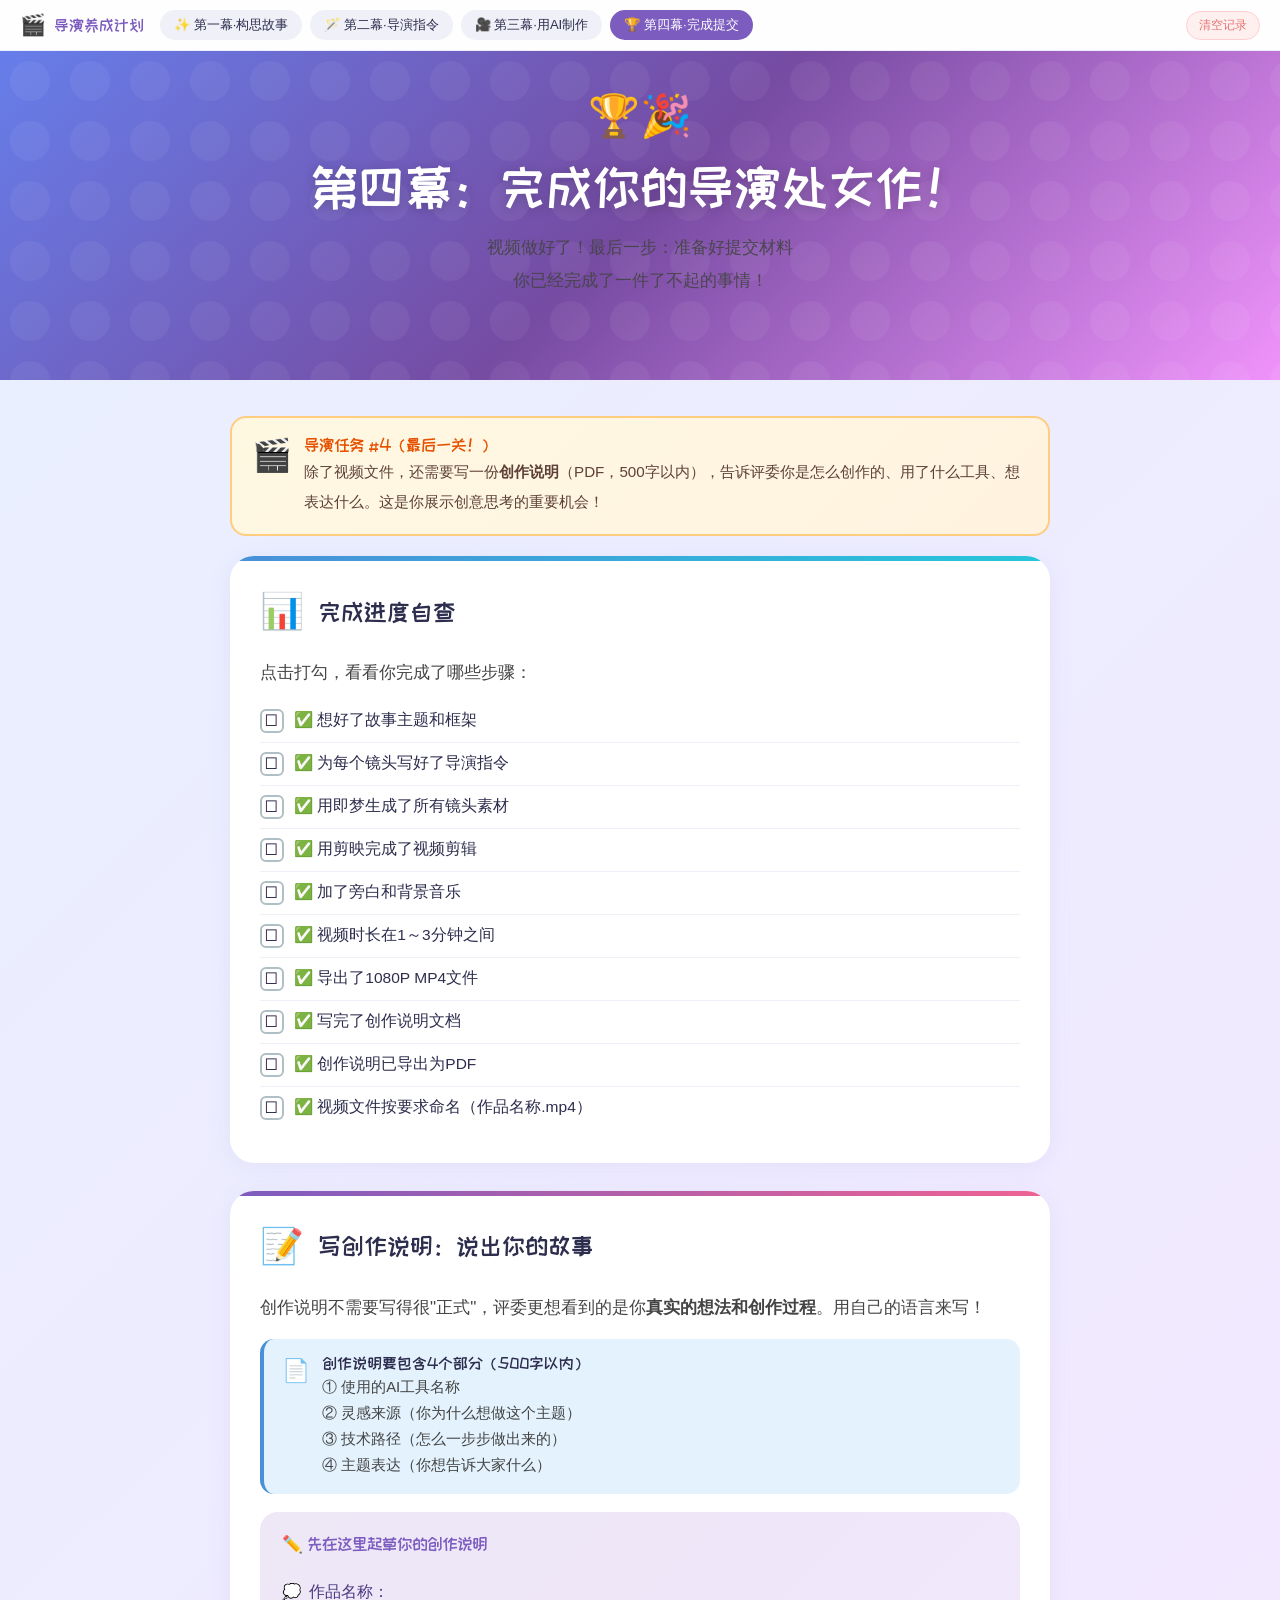
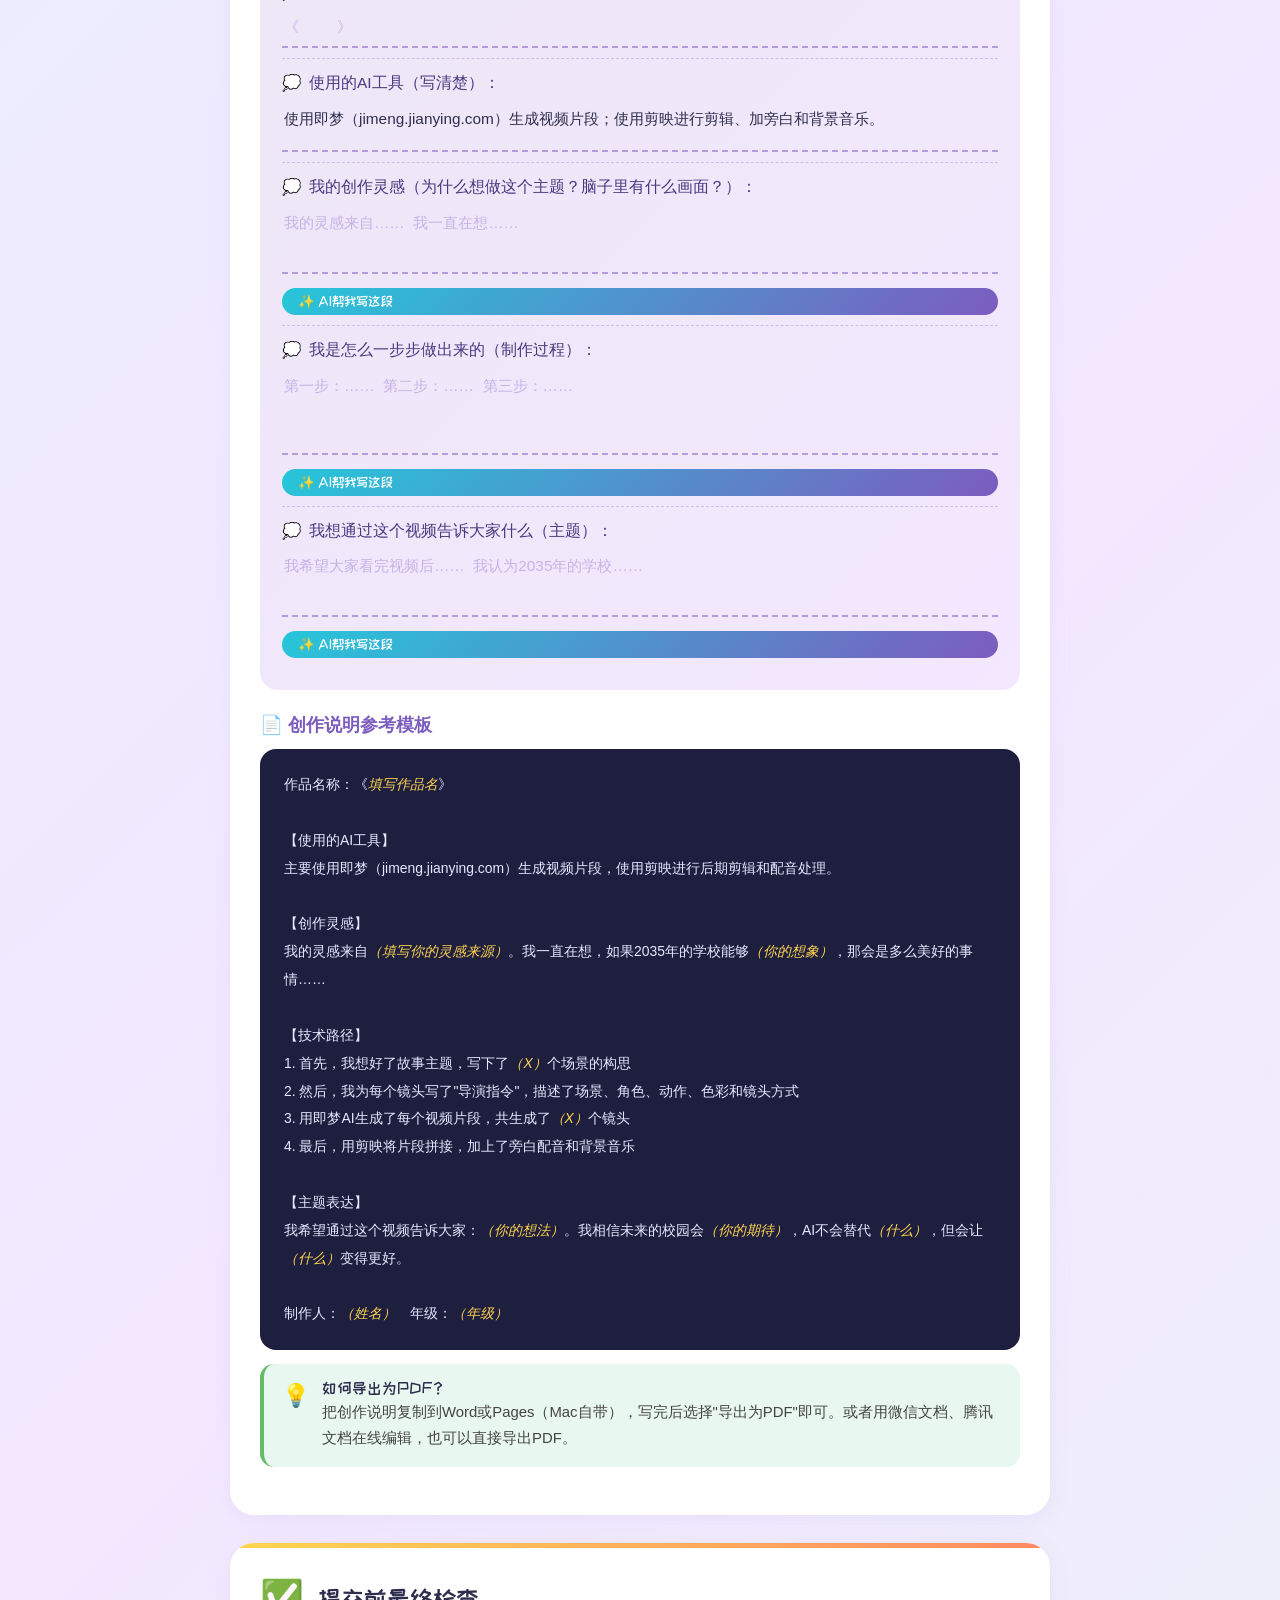
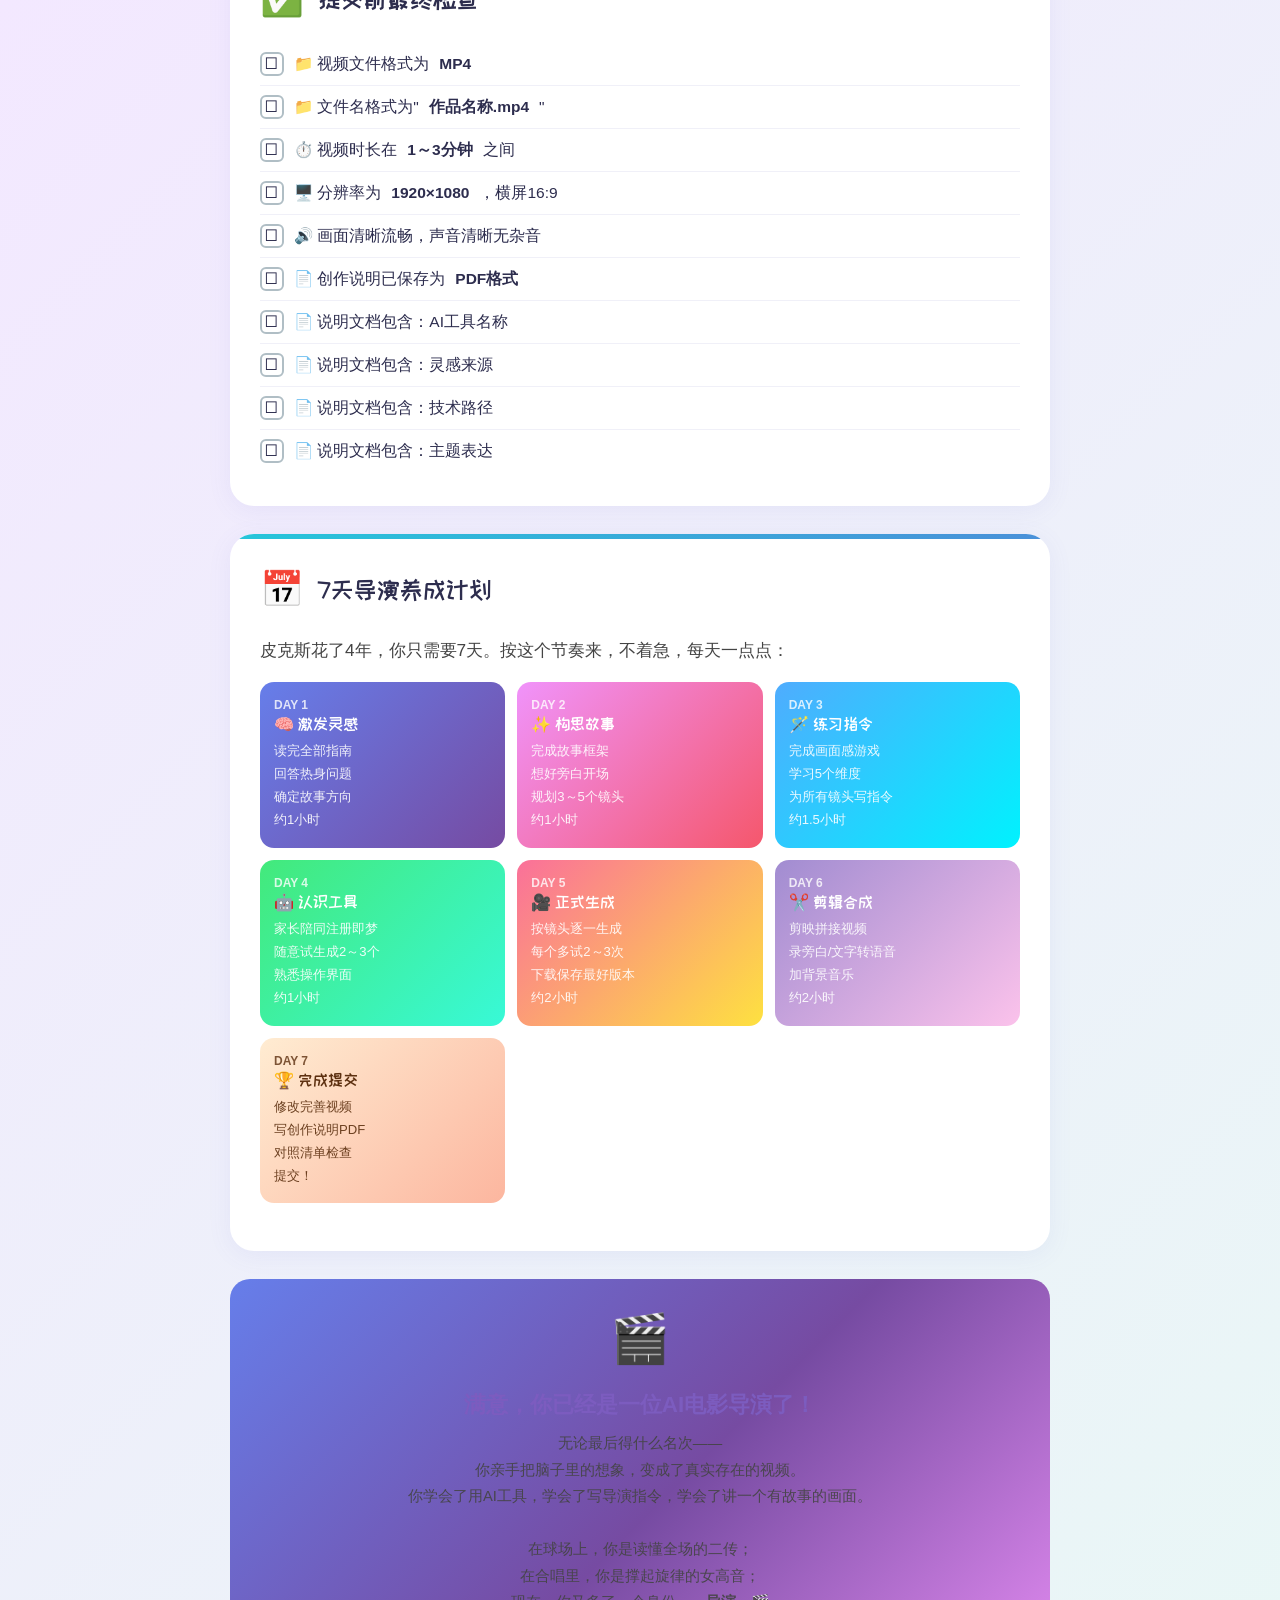
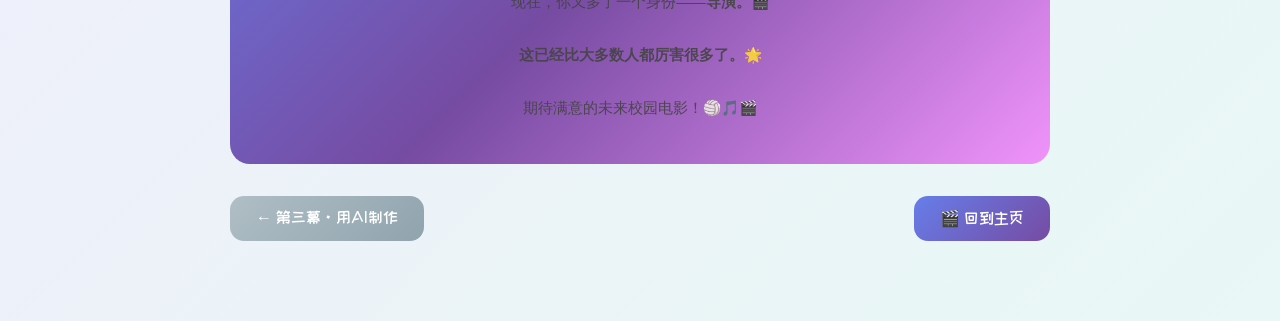
<file: 04_submit.html>
<!DOCTYPE html>
<html lang="zh-CN">
<head>
<meta charset="UTF-8"><meta name="viewport" content="width=device-width,initial-scale=1.0">
<title>第四幕·完成提交 — 导演养成计划</title>
<link rel="stylesheet" href="style.css">
<style>
.doc-template{background:#1E1E3F;color:#E8E8FF;border-radius:16px;padding:22px 24px;margin:12px 0;font-size:.87rem;line-height:2;}
.doc-fill{color:#FFD54F;font-style:italic;}
.progress-wrap{margin:16px 0;}
.progress-bar-bg{background:#EDE7F6;border-radius:999px;height:18px;overflow:hidden;margin-bottom:6px;}
.progress-bar-fill{background:linear-gradient(90deg,#667eea,#764ba2);height:100%;border-radius:999px;transition:width .5s;width:0%;}
.progress-label{font-size:.8rem;color:#888;display:flex;justify-content:space-between;}
.congrats{background:linear-gradient(135deg,#667eea,#764ba2,#f093fb);color:#fff;border-radius:20px;padding:32px 28px;text-align:center;margin:20px 0;}
.congrats-icon{font-size:3rem;margin-bottom:14px;animation:float 2s ease-in-out infinite;}
.congrats h3{font-size:1.4rem;font-weight:900;margin-bottom:10px;}
.congrats p{opacity:.9;font-size:.92rem;line-height:1.8;}
</style>
</head>
<body>

<nav class="top-nav">
  <span style="font-size:1.3rem">🎬</span>
  <a class="nav-home" href="index.html">导演养成计划</a>
  <a class="nav-item" href="01_story.html">✨ 第一幕·构思故事</a>
  <a class="nav-item" href="02_prompt.html">🪄 第二幕·导演指令</a>
  <a class="nav-item" href="03_make.html">🎥 第三幕·用AI制作</a>
  <a class="nav-item active" href="04_submit.html">🏆 第四幕·完成提交</a>
  <span class="save-indicator" id="save-indicator"></span>
  <button class="clear-btn" id="clear-all-btn">清空记录</button>
</nav>

<div class="hero" style="padding:40px 20px 60px;">
  <div class="hero-emoji">🏆🎉</div>
  <h1>第四幕：完成你的导演处女作！</h1>
  <p class="sub">视频做好了！最后一步：准备好提交材料<br>你已经完成了一件了不起的事情！</p>
</div>

<div class="container">

  <div class="director-card">
    <div class="dc-icon">🎬</div>
    <div>
      <div class="dc-title">导演任务 #4（最后一关！）</div>
      <p>除了视频文件，还需要写一份<strong>创作说明</strong>（PDF，500字以内），告诉评委你是怎么创作的、用了什么工具、想表达什么。这是你展示创意思考的重要机会！</p>
    </div>
  </div>

  <!-- 进度自查 -->
  <div class="section blue" id="progress">
    <div class="section-header">
      <div class="section-icon">📊</div>
      <div class="section-title">完成进度自查</div>
    </div>
    <p>点击打勾，看看你完成了哪些步骤：</p>
    <ul class="checklist">
      <li><div class="check-box" data-ckey="c1">☐</div>✅ 想好了故事主题和框架</li>
      <li><div class="check-box" data-ckey="c2">☐</div>✅ 为每个镜头写好了导演指令</li>
      <li><div class="check-box" data-ckey="c3">☐</div>✅ 用即梦生成了所有镜头素材</li>
      <li><div class="check-box" data-ckey="c4">☐</div>✅ 用剪映完成了视频剪辑</li>
      <li><div class="check-box" data-ckey="c5">☐</div>✅ 加了旁白和背景音乐</li>
      <li><div class="check-box" data-ckey="c6">☐</div>✅ 视频时长在1～3分钟之间</li>
      <li><div class="check-box" data-ckey="c7">☐</div>✅ 导出了1080P MP4文件</li>
      <li><div class="check-box" data-ckey="c8">☐</div>✅ 写完了创作说明文档</li>
      <li><div class="check-box" data-ckey="c9">☐</div>✅ 创作说明已导出为PDF</li>
      <li><div class="check-box" data-ckey="c10">☐</div>✅ 视频文件按要求命名（作品名称.mp4）</li>
    </ul>
  </div>

  <!-- 创作说明 -->
  <div class="section purple" id="doc">
    <div class="section-header">
      <div class="section-icon">📝</div>
      <div class="section-title">写创作说明：说出你的故事</div>
    </div>
    <p>创作说明不需要写得很"正式"，评委更想看到的是你<strong>真实的想法和创作过程</strong>。用自己的语言来写！</p>

    <div class="callout cool">
      <div class="callout-icon">📄</div>
      <div class="callout-body">
        <strong>创作说明要包含4个部分（500字以内）</strong>
        <p>① 使用的AI工具名称<br>
        ② 灵感来源（你为什么想做这个主题）<br>
        ③ 技术路径（怎么一步步做出来的）<br>
        ④ 主题表达（你想告诉大家什么）</p>
      </div>
    </div>

    <div class="think-box">
      <div class="think-title">✏️ 先在这里起草你的创作说明</div>
      <ul class="think-list">
        <li>
          <div class="q">作品名称：</div>
          <textarea class="answer-line" data-key="doc_title" placeholder="《         》" rows="1"></textarea>
        </li>
        <li>
          <div class="q">使用的AI工具（写清楚）：</div>
          <textarea class="answer-line" data-key="doc_tools" placeholder="例如：使用即梦（jimeng.jianying.com）生成视频片段�����使用剪映进行剪辑和配音" rows="2"></textarea>
        </li>
        <li>
          <div class="q">我的创作灵感（为什么想做这个主题？脑子里有什么画面？）：</div>
          <textarea class="answer-line" data-key="doc_inspo" placeholder="我的灵感来自……  我一直在想……" rows="3"></textarea>
        </li>
        <li>
          <div class="q">我是怎么一步步做出来的（制作过程）：</div>
          <textarea class="answer-line" data-key="doc_process" placeholder="第一步：……  第二步：……  第三步：……" rows="4"></textarea>
        </li>
        <li>
          <div class="q">我想通过这个视频告诉大家什么（主题）：</div>
          <textarea class="answer-line" data-key="doc_theme" placeholder="我希望大家看完视频后……  我认为2035年的学校……" rows="3"></textarea>
        </li>
      </ul>
    </div>

    <h3>📄 创作说明参考模板</h3>
    <div class="doc-template">
      作品名称：《<span class="doc-fill">填写作品名</span>》<br><br>
      【使用的AI工具】<br>
      主要使用即梦（jimeng.jianying.com）生成视频片段，使用剪映进行后期剪辑和配音处理。<br><br>
      【创作灵感】<br>
      我的灵感来自<span class="doc-fill">（填写你的灵感来源）</span>。我一直在想，如果2035年的学校能够<span class="doc-fill">（你的想象）</span>，那会是多么美好的事情……<br><br>
      【技术路径】<br>
      1. 首先，我想好了故事主题，写下了<span class="doc-fill">（X）</span>个场景的构思<br>
      2. 然后，我为每个镜头写了"导演指令"，描述了场景、角色、动作、色彩和镜头方式<br>
      3. 用即梦AI生成了每个视频片段，共生成了<span class="doc-fill">（X）</span>个镜头<br>
      4. 最后，用剪映将片段拼接，加上了旁白配音和背景音乐<br><br>
      【主题表达】<br>
      我希望通过这个视频告诉大家：<span class="doc-fill">（你的想法）</span>。我相信未来的校园会<span class="doc-fill">（你的期待）</span>，AI不会替代<span class="doc-fill">（什么）</span>，但会让<span class="doc-fill">（什么）</span>变得更好。<br><br>
      制作人：<span class="doc-fill">（姓名）</span>　年级：<span class="doc-fill">（年级）</span>
    </div>

    <div class="callout tip">
      <div class="callout-icon">💡</div>
      <div class="callout-body">
        <strong>如何导出为PDF？</strong>
        <p>把创作说明复制到Word或Pages（Mac自带），写完后选择"导出为PDF"即可。或者用微信文档、腾讯文档在线编辑，也可以直接导出PDF。</p>
      </div>
    </div>
  </div>

  <!-- 最终检查清单 -->
  <div class="section yellow" id="checklist">
    <div class="section-header">
      <div class="section-icon">✅</div>
      <div class="section-title">提交前最终检查</div>
    </div>
    <ul class="checklist">
      <li><div class="check-box" data-ckey="f1">☐</div>📁 视频文件格式为 <strong>MP4</strong></li>
      <li><div class="check-box" data-ckey="f2">☐</div>📁 文件名格式为"<strong>作品名称.mp4</strong>"</li>
      <li><div class="check-box" data-ckey="f3">☐</div>⏱️ 视频时长在 <strong>1～3分钟</strong> 之间</li>
      <li><div class="check-box" data-ckey="f4">☐</div>🖥️ 分辨率为 <strong>1920×1080</strong>，横屏16:9</li>
      <li><div class="check-box" data-ckey="f5">☐</div>🔊 画面清晰流畅，声音清晰无杂音</li>
      <li><div class="check-box" data-ckey="f6">☐</div>📄 创作说明已保存为 <strong>PDF格式</strong></li>
      <li><div class="check-box" data-ckey="f7">☐</div>📄 说明文档包含：AI工具名称</li>
      <li><div class="check-box" data-ckey="f8">☐</div>📄 说明文档包含：灵感来源</li>
      <li><div class="check-box" data-ckey="f9">☐</div>📄 说明文档包含：技术路径</li>
      <li><div class="check-box" data-ckey="f10">☐</div>📄 说明文档包含：主题表达</li>
    </ul>
  </div>

  <!-- 7天计划 -->
  <div class="section teal" id="plan">
    <div class="section-header">
      <div class="section-icon">📅</div>
      <div class="section-title">7天导演养成计划</div>
    </div>
    <p>皮克斯花了4年，你只需要7天。按这个节奏来，不着急，每天一点点：</p>
    <div class="week-grid">
      <div class="day-card">
        <div class="day-label">DAY 1</div>
        <div class="day-title">🧠 激发灵感</div>
        <div class="day-tasks">读完全部指南<br>回答热身问题<br>确定故事方向<br>约1小时</div>
      </div>
      <div class="day-card">
        <div class="day-label">DAY 2</div>
        <div class="day-title">✨ 构思故事</div>
        <div class="day-tasks">完成故事框架<br>想好旁白开场<br>规划3～5个镜头<br>约1小时</div>
      </div>
      <div class="day-card">
        <div class="day-label">DAY 3</div>
        <div class="day-title">🪄 练习指令</div>
        <div class="day-tasks">完成画面感游戏<br>学习5个维度<br>为所有镜头写指令<br>约1.5小时</div>
      </div>
      <div class="day-card">
        <div class="day-label">DAY 4</div>
        <div class="day-title">🤖 认识工具</div>
        <div class="day-tasks">家长陪同注册即梦<br>随意试生成2～3个<br>熟悉操作界面<br>约1小时</div>
      </div>
      <div class="day-card">
        <div class="day-label">DAY 5</div>
        <div class="day-title">🎥 正式生成</div>
        <div class="day-tasks">按镜头逐一生成<br>每个多试2～3次<br>下载保存最好版本<br>约2小时</div>
      </div>
      <div class="day-card">
        <div class="day-label">DAY 6</div>
        <div class="day-title">✂️ 剪辑合成</div>
        <div class="day-tasks">剪映拼接视频<br>录旁白/文字转语音<br>加背景音乐<br>约2小时</div>
      </div>
      <div class="day-card">
        <div class="day-label">DAY 7</div>
        <div class="day-title">🏆 完成提交</div>
        <div class="day-tasks">修改完善视频<br>写创作说明PDF<br>对照清单检查<br>提交！</div>
      </div>
    </div>
  </div>

  <!-- 结尾鼓励 -->
  <div class="congrats">
    <div class="congrats-icon">🎬</div>
    <h3>满意，你已经是一位AI电影导演了！</h3>
    <p>
      无论最后得什么名次——<br>
      你亲手把脑子里的想象，变成了真实存在的视频。<br>
      你学会了用AI工具，学会了写导演指令，学会了讲一个有故事的画面。<br><br>
      在球场上，你是读懂全场的二传；<br>
      在合唱里，你是撑起旋律的女高音；<br>
      现在，你又多了一个身份——<strong>导演。🎬</strong><br><br>
      <strong>这已经比大多数人都厉害很多了。🌟</strong><br><br>
      期待满意的未来校园电影！🏐🎵🎬
    </p>
  </div>

  <div class="page-nav">
    <a class="page-btn prev" href="03_make.html">← 第三幕·用AI制作</a>
    <a class="page-btn" href="index.html">🎬 回到主页</a>
  </div>

</div>
<script src="app.js"></script>
</body>
</html>
</file>
<file: style.css>
/* ── 自托管字体：ZCOOL KuaiLe（标题用）── */
@font-face {
  font-family: 'ZCOOL KuaiLe';
  font-style: normal;
  font-weight: 400;
  font-display: swap;
  src: url('fonts/zcool-kuaile.0.woff2') format('woff2');
  unicode-range: U+fee3, U+fef3, U+ff03-ff04, U+ff07, U+ff0a, U+ff17-ff19, U+ff1c-ff1d, U+ff20-ff3a, U+ff3c, U+ff3e-ff5b, U+ff5d, U+ff61-ff65, U+ff67-ff6a, U+ff6c, U+ff6f-ff78, U+ff7a-ff7d, U+ff80-ff84, U+ff86, U+ff89-ff8e, U+ff92, U+ff97-ff9b, U+ff9d-ff9f, U+ffe0-ffe4, U+ffe6, U+ffe9, U+ffeb, U+ffed, U+fffc, U+1f004, U+1f170-1f171, U+1f192-1f195, U+1f198-1f19a, U+1f1e6-1f1e8;
}
@font-face {
  font-family: 'ZCOOL KuaiLe';
  font-style: normal;
  font-weight: 400;
  font-display: swap;
  src: url('fonts/zcool-kuaile.1.woff2') format('woff2');
  unicode-range: U+f0a7, U+f0b2, U+f0b7, U+f0c9, U+f0d8, U+f0da, U+f0dc-f0dd, U+f0e0, U+f0e6, U+f0eb, U+f0fc, U+f101, U+f104-f105, U+f107, U+f10b, U+f11b, U+f14b, U+f18a, U+f193, U+f1d6-f1d7, U+f244, U+f27a, U+f296, U+f2ae, U+f471, U+f4b3, U+f610-f611, U+f880-f881, U+f8ec, U+f8f5, U+f8ff, U+f901, U+f90a, U+f92c-f92d, U+f934, U+f937, U+f941, U+f965, U+f967, U+f969, U+f96b, U+f96f, U+f974, U+f978-f979, U+f97e, U+f981, U+f98a, U+f98e, U+f997, U+f99c, U+f9b2, U+f9b5, U+f9ba, U+f9be, U+f9ca, U+f9d0-f9d1, U+f9dd, U+f9e0-f9e1, U+f9e4, U+f9f7, U+fa00-fa01, U+fa08, U+fa0a, U+fa11, U+fb01-fb02, U+fdfc, U+fe0e, U+fe30-fe31, U+fe33-fe44, U+fe49-fe52, U+fe54-fe57, U+fe59-fe66, U+fe68-fe6b, U+fe8e, U+fe92-fe93, U+feae, U+feb8, U+fecb-fecc, U+fee0;
}
@font-face {
  font-family: 'ZCOOL KuaiLe';
  font-style: normal;
  font-weight: 400;
  font-display: swap;
  src: url('fonts/zcool-kuaile.2.woff2') format('woff2');
  unicode-range: U+9f83, U+9f85-9f8d, U+9f90-9f91, U+9f94-9f96, U+9f98, U+9f9b-9f9c, U+9f9e, U+9fa0, U+9fa2, U+9ff0-9fff, U+a001, U+a007, U+a025, U+a046-a047, U+a057, U+a072, U+a078-a079, U+a083, U+a085, U+a100, U+a118, U+a132, U+a134, U+a1f4, U+a242, U+a4a6, U+a4aa, U+a4b0-a4b1, U+a4b3, U+a9c1-a9c2, U+ac00-ac01, U+ac04, U+ac08, U+ac10-ac11, U+ac13-ac16, U+ac19, U+ac1c-ac1d, U+ac24, U+ac70-ac71, U+ac74, U+ac77-ac78, U+ac80-ac81, U+ac83, U+ac8c, U+ac90, U+ac9f-aca0, U+aca8-aca9, U+acac, U+acb0, U+acbd, U+acc1, U+acc4, U+ace0-ace1, U+ace4, U+ace8, U+acf3, U+acf5, U+acfc-acfd, U+ad00, U+ad0c, U+ad11, U+ad1c, U+ad34, U+ad50, U+ad64, U+ad6c, U+ad70, U+ad74, U+ad7f, U+ad81, U+ad8c, U+adc0, U+adc8, U+addc, U+ade0, U+adf8-adf9, U+adfc, U+ae00, U+ae08-ae09, U+ae0b, U+ae30, U+ae34, U+ae38, U+ae40, U+ae4a, U+ae4c, U+ae54, U+ae68, U+aebc, U+aed8, U+af2c-af2d;
}
@font-face {
  font-family: 'ZCOOL KuaiLe';
  font-style: normal;
  font-weight: 400;
  font-display: swap;
  src: url('fonts/zcool-kuaile.3.woff2') format('woff2');
  unicode-range: U+9e30-9e33, U+9e35-9e3b, U+9e3e, U+9e40-9e44, U+9e46-9e4e, U+9e51, U+9e53, U+9e55-9e58, U+9e5a-9e5c, U+9e5e-9e63, U+9e66-9e6e, U+9e71, U+9e73, U+9e75, U+9e78-9e79, U+9e7c-9e7e, U+9e82, U+9e86-9e88, U+9e8b-9e8c, U+9e90-9e91, U+9e93, U+9e95, U+9e97, U+9e9d, U+9ea4-9ea5, U+9ea9-9eaa, U+9eb4-9eb5, U+9eb8-9eba, U+9ebc-9ebf, U+9ec3, U+9ec9, U+9ecd, U+9ed0, U+9ed2-9ed3, U+9ed5-9ed6, U+9ed9, U+9edc-9edd, U+9edf-9ee0, U+9ee2, U+9ee5, U+9ee7-9eea, U+9eef, U+9ef1, U+9ef3-9ef4, U+9ef6, U+9ef9, U+9efb-9efc, U+9efe, U+9f0b, U+9f0d, U+9f10, U+9f14, U+9f17, U+9f19, U+9f22, U+9f29, U+9f2c, U+9f2f, U+9f31, U+9f37, U+9f39, U+9f3d-9f3e, U+9f41, U+9f4a-9f4b, U+9f51-9f52, U+9f61-9f63, U+9f66-9f67, U+9f80-9f81;
}
@font-face {
  font-family: 'ZCOOL KuaiLe';
  font-style: normal;
  font-weight: 400;
  font-display: swap;
  src: url('fonts/zcool-kuaile.4.woff2') format('woff2');
  unicode-range: U+9c82-9c83, U+9c85-9c8c, U+9c8e-9c92, U+9c94-9c9b, U+9c9e-9ca3, U+9ca5-9ca7, U+9ca9, U+9cab, U+9cad-9cae, U+9cb1-9cb7, U+9cb9-9cbd, U+9cbf-9cc0, U+9cc3, U+9cc5-9cc7, U+9cc9-9cd1, U+9cd3-9cda, U+9cdc-9cdd, U+9cdf, U+9ce1-9ce3, U+9ce5, U+9ce9, U+9cee-9cef, U+9cf3-9cf4, U+9cf6, U+9cfc-9cfd, U+9d02, U+9d08-9d09, U+9d12, U+9d1b, U+9d1e, U+9d26, U+9d28, U+9d37, U+9d3b, U+9d3f, U+9d51, U+9d59, U+9d5c-9d5d, U+9d5f-9d61, U+9d6c, U+9d70, U+9d72, U+9d7a, U+9d7e, U+9d84, U+9d89, U+9d8f, U+9d92, U+9daf, U+9db4, U+9db8, U+9dbc, U+9dc4, U+9dc7, U+9dc9, U+9dd7, U+9ddf, U+9df2, U+9df9-9dfa, U+9e0a, U+9e11, U+9e1a, U+9e1e, U+9e20, U+9e22, U+9e28-9e2c, U+9e2e-9e2f;
}
@font-face {
  font-family: 'ZCOOL KuaiLe';
  font-style: normal;
  font-weight: 400;
  font-display: swap;
  src: url('fonts/zcool-kuaile.5.woff2') format('woff2');
  unicode-range: U+9a80, U+9a83, U+9a85, U+9a88-9a8a, U+9a8d-9a8e, U+9a90, U+9a92-9a93, U+9a95-9a96, U+9a98-9a99, U+9a9b-9aa2, U+9aa5, U+9aa7, U+9aaf-9ab1, U+9ab5-9ab6, U+9ab9-9aba, U+9ac0-9ac4, U+9ac8, U+9acb-9acc, U+9ace-9acf, U+9ad1-9ad2, U+9ad9, U+9adf, U+9ae1, U+9ae3, U+9aea-9aeb, U+9aed-9aef, U+9af4, U+9af9, U+9afb, U+9b03-9b04, U+9b06, U+9b08, U+9b0d, U+9b0f-9b10, U+9b13, U+9b18, U+9b1a, U+9b1f, U+9b22-9b23, U+9b25, U+9b27-9b28, U+9b2a, U+9b2f, U+9b31-9b32, U+9b3b, U+9b43, U+9b46-9b49, U+9b4d-9b4e, U+9b51, U+9b56, U+9b58, U+9b5a, U+9b5c, U+9b5f, U+9b61-9b62, U+9b6f, U+9b77, U+9b80, U+9b88, U+9b8b, U+9b8e, U+9b91, U+9b9f-9ba0, U+9ba8, U+9baa-9bab, U+9bad-9bae, U+9bb0-9bb1, U+9bb8, U+9bc9-9bca, U+9bd3, U+9bd6, U+9bdb, U+9be8, U+9bf0-9bf1, U+9c02, U+9c10, U+9c15, U+9c24, U+9c2d, U+9c32, U+9c39, U+9c3b, U+9c40, U+9c47-9c49, U+9c53, U+9c57, U+9c64, U+9c72, U+9c77-9c78, U+9c7b, U+9c7f-9c80;
}
@font-face {
  font-family: 'ZCOOL KuaiLe';
  font-style: normal;
  font-weight: 400;
  font-display: swap;
  src: url('fonts/zcool-kuaile.6.woff2') format('woff2');
  unicode-range: U+98dd, U+98e1-98e2, U+98e7-98ea, U+98ec, U+98ee-98ef, U+98f2, U+98f4, U+98fc-98fe, U+9903, U+9905, U+9908, U+990a, U+990c-990d, U+9913-9914, U+9918, U+991a-991b, U+991e, U+9921, U+9928, U+992c, U+992e, U+9935, U+9938-9939, U+993d-993e, U+9945, U+994b-994c, U+9951-9952, U+9954-9955, U+9957, U+995e, U+9963, U+9966-9969, U+996b-996c, U+996f, U+9974-9975, U+9977-9979, U+997d-997e, U+9980-9981, U+9983-9984, U+9987, U+998a-998b, U+998d-9991, U+9993-9995, U+9997-9998, U+99a5, U+99ab, U+99ad-99ae, U+99b1, U+99b3-99b4, U+99bc, U+99bf, U+99c1, U+99c3-99c6, U+99cc, U+99d0, U+99d2, U+99d5, U+99db, U+99dd, U+99e1, U+99ed, U+99f1, U+99ff, U+9a01, U+9a03-9a04, U+9a0e-9a0f, U+9a11-9a13, U+9a19, U+9a1b, U+9a28, U+9a2b, U+9a30, U+9a32, U+9a37, U+9a40, U+9a45, U+9a4a, U+9a4d-9a4e, U+9a52, U+9a55, U+9a57, U+9a5a-9a5b, U+9a5f, U+9a62, U+9a65, U+9a69, U+9a6b, U+9a6e, U+9a75, U+9a77-9a7a, U+9a7d;
}
@font-face {
  font-family: 'ZCOOL KuaiLe';
  font-style: normal;
  font-weight: 400;
  font-display: swap;
  src: url('fonts/zcool-kuaile.7.woff2') format('woff2');
  unicode-range: U+975b-975c, U+9763, U+9765-9766, U+976c-976d, U+9773, U+9776, U+977a, U+977c, U+9784-9785, U+978e-978f, U+9791-9792, U+9794-9795, U+9798, U+979a, U+979e, U+97a3, U+97a5-97a6, U+97a8, U+97ab-97ac, U+97ae-97af, U+97b2, U+97b4, U+97c6, U+97cb-97cc, U+97d3, U+97d8, U+97dc, U+97e1, U+97ea-97eb, U+97ee, U+97fb, U+97fe-97ff, U+9801-9803, U+9805-9806, U+9808, U+980c, U+9810-9814, U+9817-9818, U+981e, U+9820-9821, U+9824, U+9828, U+982b-982d, U+9830, U+9834, U+9838-9839, U+983c, U+9846, U+984d-984f, U+9851-9852, U+9854-9855, U+9857-9858, U+985a-985b, U+9862-9863, U+9865, U+9867, U+986b, U+986f-9871, U+9877-9878, U+987c, U+9880, U+9883, U+9885, U+9889, U+988b-988f, U+9893-9895, U+9899-989b, U+989e-989f, U+98a1-98a2, U+98a5-98a7, U+98a9, U+98af, U+98b1, U+98b6, U+98ba, U+98be, U+98c3-98c4, U+98c6-98c8, U+98cf-98d6, U+98da-98db;
}
@font-face {
  font-family: 'ZCOOL KuaiLe';
  font-style: normal;
  font-weight: 400;
  font-display: swap;
  src: url('fonts/zcool-kuaile.8.woff2') format('woff2');
  unicode-range: U+95c4-95ca, U+95cc-95cd, U+95d4-95d6, U+95d8, U+95e1-95e2, U+95e9, U+95f0-95f1, U+95f3, U+95f6, U+95fc, U+95fe-95ff, U+9602-9604, U+9606-960d, U+960f, U+9611-9613, U+9615-9617, U+9619-961b, U+961d, U+9621, U+9628, U+962f, U+963c-963e, U+9641-9642, U+9649, U+9654, U+965b-965f, U+9661, U+9663, U+9665, U+9667-9668, U+966c, U+9670, U+9672-9674, U+9678, U+967a, U+967d, U+9682, U+9685, U+9688, U+968a, U+968d-968e, U+9695, U+9697-9698, U+969e, U+96a0, U+96a3-96a4, U+96a8, U+96aa, U+96b0-96b1, U+96b3-96b4, U+96b7-96b9, U+96bb-96bd, U+96c9, U+96cb, U+96ce, U+96d1-96d2, U+96d6, U+96d9, U+96db-96dc, U+96de, U+96e0, U+96e3, U+96e9, U+96eb, U+96f0-96f2, U+96f9, U+96ff, U+9701-9702, U+9705, U+9708, U+970a, U+970e-970f, U+9711, U+9719, U+9727, U+972a, U+972d, U+9730, U+973d, U+9742, U+9744, U+9748-9749, U+9750-9751, U+975a;
}
@font-face {
  font-family: 'ZCOOL KuaiLe';
  font-style: normal;
  font-weight: 400;
  font-display: swap;
  src: url('fonts/zcool-kuaile.9.woff2') format('woff2');
  unicode-range: U+94f5, U+94f7, U+94f9, U+94fb-94fd, U+94ff, U+9503-9504, U+9506-9507, U+9509-950a, U+950d-950f, U+9511-9518, U+951a-9520, U+9522, U+9528-952d, U+9530-953a, U+953c-953f, U+9543-9546, U+9548-9550, U+9552-9555, U+9557-955b, U+955d-9568, U+956a-956d, U+9570-9574, U+9583, U+9586, U+9589, U+958e-958f, U+9591-9592, U+9594, U+9598-9599, U+959e-95a0, U+95a2-95a6, U+95a8-95b2, U+95b4, U+95b8-95c3;
}
@font-face {
  font-family: 'ZCOOL KuaiLe';
  font-style: normal;
  font-weight: 400;
  font-display: swap;
  src: url('fonts/zcool-kuaile.10.woff2') format('woff2');
  unicode-range: U+941c-942b, U+942d-942e, U+9432-9433, U+9435, U+9438, U+943a, U+943e, U+9444, U+944a, U+9451-9452, U+945a, U+9462-9463, U+9465, U+9470-9487, U+948a-9492, U+9494-9498, U+949a, U+949c-949d, U+94a1, U+94a3-94a4, U+94a8, U+94aa-94ad, U+94af, U+94b2, U+94b4-94ba, U+94bc-94c0, U+94c4, U+94c6-94db, U+94de-94ec, U+94ee-94f1, U+94f3;
}
@font-face {
  font-family: 'ZCOOL KuaiLe';
  font-style: normal;
  font-weight: 400;
  font-display: swap;
  src: url('fonts/zcool-kuaile.11.woff2') format('woff2');
  unicode-range: U+92ec-92ed, U+92f0, U+92f3, U+92f8, U+92fc, U+9304, U+9306, U+9310, U+9312, U+9315, U+9318, U+931a, U+931e, U+9320-9322, U+9324, U+9326-9329, U+932b-932c, U+932f, U+9331-9332, U+9335-9336, U+933e, U+9340-9341, U+934a-9360, U+9362-9363, U+9365-936b, U+936e, U+9375, U+937e, U+9382, U+938a, U+938c, U+938f, U+9393-9394, U+9396-9397, U+939a, U+93a2, U+93a7, U+93ac-93cd, U+93d0-93d1, U+93d6-93d8, U+93de-93df, U+93e1-93e2, U+93e4, U+93f8, U+93fb, U+93fd, U+940e-941a;
}
@font-face {
  font-family: 'ZCOOL KuaiLe';
  font-style: normal;
  font-weight: 400;
  font-display: swap;
  src: url('fonts/zcool-kuaile.12.woff2') format('woff2');
  unicode-range: U+9163-9164, U+9169, U+9170, U+9172, U+9174, U+9179-917a, U+917d-917e, U+9182-9183, U+9185, U+918c-918d, U+9190-9191, U+919a, U+919c, U+91a1-91a4, U+91a8, U+91aa-91af, U+91b4-91b5, U+91b8, U+91ba, U+91be, U+91c0-91c1, U+91c6, U+91c8, U+91cb, U+91d0, U+91d2, U+91d7-91d8, U+91dd, U+91e3, U+91e6-91e7, U+91ed, U+91f0, U+91f5, U+91f9, U+9200, U+9205, U+9207-920a, U+920d-920e, U+9210, U+9214-9215, U+921c, U+921e, U+9221, U+9223-9227, U+9229-922a, U+922d, U+9234-9235, U+9237, U+9239-923a, U+923c-9240, U+9244-9246, U+9249, U+924e-924f, U+9251, U+9253, U+9257, U+925b, U+925e, U+9262, U+9264-9266, U+9268, U+926c, U+926f, U+9271, U+927b, U+927e, U+9280, U+9283, U+9285-928a, U+928e, U+9291, U+9293, U+9296, U+9298, U+929c-929d, U+92a8, U+92ab-92ae, U+92b3, U+92b6-92b7, U+92b9, U+92c1, U+92c5-92c6, U+92c8, U+92cc, U+92d0, U+92d2, U+92e4, U+92ea;
}
@font-face {
  font-family: 'ZCOOL KuaiLe';
  font-style: normal;
  font-weight: 400;
  font-display: swap;
  src: url('fonts/zcool-kuaile.13.woff2') format('woff2');
  unicode-range: U+9004, U+900b, U+9011, U+9015-9016, U+901e, U+9021, U+9026, U+902d, U+902f, U+9031, U+9035-9036, U+9039-903a, U+9041, U+9044-9046, U+904a, U+904f-9052, U+9054-9055, U+9058-9059, U+905b-905e, U+9060-9062, U+9068-9069, U+906f, U+9072, U+9074, U+9076-907a, U+907c-907d, U+9081, U+9083, U+9085, U+9087-908b, U+908f, U+9095, U+9097, U+9099-909b, U+909d, U+90a0-90a1, U+90a8-90a9, U+90ac, U+90b0, U+90b2-90b4, U+90b6, U+90b8, U+90ba, U+90bd-90be, U+90c3-90c5, U+90c7-90c8, U+90cf-90d0, U+90d3, U+90d5, U+90d7, U+90da-90dc, U+90de, U+90e2, U+90e4, U+90e6-90e7, U+90ea-90eb, U+90ef, U+90f4-90f5, U+90f7, U+90fe-9100, U+9104, U+9109, U+910c, U+9112, U+9114-9115, U+9118, U+911c, U+911e, U+9120, U+9122-9123, U+9127, U+912d, U+912f-9132, U+9139-913a, U+9143, U+9146, U+9149-914a, U+914c, U+914e-9150, U+9154, U+9157, U+915a, U+915d-915e, U+9161-9162;
}
@font-face {
  font-family: 'ZCOOL KuaiLe';
  font-style: normal;
  font-weight: 400;
  font-display: swap;
  src: url('fonts/zcool-kuaile.14.woff2') format('woff2');
  unicode-range: U+8e41-8e42, U+8e47, U+8e49-8e4b, U+8e50-8e53, U+8e59-8e5a, U+8e5f-8e60, U+8e64, U+8e69, U+8e6c, U+8e70, U+8e74, U+8e76, U+8e7a-8e7c, U+8e7f, U+8e84-8e85, U+8e87, U+8e89, U+8e8b, U+8e8d, U+8e8f-8e90, U+8e94, U+8e99, U+8e9c, U+8e9e, U+8eaa, U+8eac, U+8eb0, U+8eb6, U+8ec0, U+8ec6, U+8eca-8ece, U+8ed2, U+8eda, U+8edf, U+8ee2, U+8eeb, U+8ef8, U+8efb-8efe, U+8f03, U+8f09, U+8f0b, U+8f12-8f15, U+8f1b, U+8f1d, U+8f1f, U+8f29-8f2a, U+8f2f, U+8f36, U+8f38, U+8f3b, U+8f3e-8f3f, U+8f44-8f45, U+8f49, U+8f4d-8f4e, U+8f5f, U+8f6b, U+8f6d, U+8f71-8f73, U+8f75-8f76, U+8f78-8f7a, U+8f7c, U+8f7e, U+8f81-8f82, U+8f84, U+8f87, U+8f8a-8f8b, U+8f8d-8f8f, U+8f94-8f95, U+8f97-8f9a, U+8fa6, U+8fad-8faf, U+8fb2, U+8fb5-8fb7, U+8fba-8fbc, U+8fbf, U+8fc2, U+8fcb, U+8fcd, U+8fd3, U+8fd5, U+8fd7, U+8fda, U+8fe2-8fe5, U+8fe8-8fe9, U+8fee, U+8ff3-8ff4, U+8ff8, U+8ffa;
}
@font-face {
  font-family: 'ZCOOL KuaiLe';
  font-style: normal;
  font-weight: 400;
  font-display: swap;
  src: url('fonts/zcool-kuaile.15.woff2') format('woff2');
  unicode-range: U+8cbd, U+8cbf-8cc4, U+8cc7-8cc8, U+8cca, U+8ccd, U+8cd1, U+8cd3, U+8cdb-8cdc, U+8cde, U+8ce0, U+8ce2-8ce4, U+8ce6-8ce8, U+8cea, U+8ced, U+8cf4, U+8cf8, U+8cfa, U+8cfc-8cfd, U+8d04-8d05, U+8d07-8d08, U+8d0a, U+8d0d, U+8d0f, U+8d13-8d14, U+8d16, U+8d1b, U+8d20, U+8d30, U+8d32-8d33, U+8d36, U+8d3b, U+8d3d, U+8d40, U+8d42-8d43, U+8d45-8d46, U+8d48-8d4a, U+8d4d, U+8d51, U+8d53, U+8d55, U+8d59, U+8d5c-8d5d, U+8d5f, U+8d61, U+8d66-8d67, U+8d6a, U+8d6d, U+8d71, U+8d73, U+8d84, U+8d90-8d91, U+8d94-8d95, U+8d99, U+8da8, U+8daf, U+8db1, U+8db5, U+8db8, U+8dba, U+8dbc, U+8dbf, U+8dc2, U+8dc4, U+8dc6, U+8dcb, U+8dce-8dcf, U+8dd6-8dd7, U+8dda-8ddb, U+8dde, U+8de1, U+8de3-8de4, U+8de9, U+8deb-8dec, U+8df0-8df1, U+8df6-8dfd, U+8e05, U+8e07, U+8e09-8e0a, U+8e0c, U+8e0e, U+8e10, U+8e14, U+8e1d-8e1f, U+8e23, U+8e26, U+8e2b-8e31, U+8e34-8e35, U+8e39-8e3a, U+8e3d, U+8e40;
}
@font-face {
  font-family: 'ZCOOL KuaiLe';
  font-style: normal;
  font-weight: 400;
  font-display: swap;
  src: url('fonts/zcool-kuaile.16.woff2') format('woff2');
  unicode-range: U+8b80, U+8b83, U+8b8a, U+8b8c, U+8b90, U+8b93, U+8b99-8b9a, U+8ba0, U+8ba3, U+8ba5-8ba7, U+8baa-8bac, U+8bb4-8bb5, U+8bb7, U+8bb9, U+8bc2-8bc3, U+8bc5, U+8bcb-8bcc, U+8bce-8bd0, U+8bd2-8bd4, U+8bd6, U+8bd8-8bd9, U+8bdc, U+8bdf, U+8be3-8be4, U+8be7-8be9, U+8beb-8bec, U+8bee, U+8bf0, U+8bf2-8bf3, U+8bf6, U+8bf9, U+8bfc-8bfd, U+8bff-8c00, U+8c02, U+8c04, U+8c06-8c07, U+8c0c, U+8c0f, U+8c11-8c12, U+8c14-8c1b, U+8c1d-8c21, U+8c24-8c25, U+8c27, U+8c2a-8c2c, U+8c2e-8c30, U+8c32-8c36, U+8c3f, U+8c47-8c4c, U+8c4e-8c50, U+8c54-8c56, U+8c62, U+8c68, U+8c6c, U+8c73, U+8c78, U+8c7a, U+8c82, U+8c85, U+8c89-8c8a, U+8c8d-8c8e, U+8c90, U+8c93-8c94, U+8c98, U+8c9d-8c9e, U+8ca0-8ca2, U+8ca7-8cac, U+8caf-8cb0, U+8cb3-8cb4, U+8cb6-8cb9, U+8cbb-8cbc;
}
@font-face {
  font-family: 'ZCOOL KuaiLe';
  font-style: normal;
  font-weight: 400;
  font-display: swap;
  src: url('fonts/zcool-kuaile.17.woff2') format('woff2');
  unicode-range: U+8a15-8a18, U+8a1a-8a1b, U+8a1d, U+8a1f, U+8a22-8a23, U+8a25, U+8a2b, U+8a2d, U+8a31, U+8a33-8a34, U+8a36-8a38, U+8a3a, U+8a3c, U+8a3e, U+8a40-8a41, U+8a46, U+8a48, U+8a50, U+8a52, U+8a54-8a55, U+8a58, U+8a5b, U+8a5d-8a63, U+8a66, U+8a69-8a6b, U+8a6d-8a6e, U+8a70, U+8a72-8a73, U+8a7a, U+8a85, U+8a87, U+8a8a, U+8a8c-8a8d, U+8a90-8a92, U+8a95, U+8a98, U+8aa0-8aa1, U+8aa3-8aa6, U+8aa8-8aa9, U+8aac-8aae, U+8ab0, U+8ab2, U+8ab8-8ab9, U+8abc, U+8abe-8abf, U+8ac7, U+8acf, U+8ad2, U+8ad6-8ad7, U+8adb-8adc, U+8adf, U+8ae1, U+8ae6-8ae8, U+8aeb, U+8aed-8aee, U+8af1, U+8af3-8af4, U+8af7-8af8, U+8afa, U+8afe, U+8b00-8b02, U+8b07, U+8b0a, U+8b0c, U+8b0e, U+8b10, U+8b17, U+8b19, U+8b1b, U+8b1d, U+8b20-8b21, U+8b26, U+8b28, U+8b2c, U+8b33, U+8b39, U+8b3e-8b3f, U+8b41, U+8b45, U+8b49, U+8b4c, U+8b4f, U+8b57-8b58, U+8b5a, U+8b5c, U+8b5e, U+8b60, U+8b6c, U+8b6f-8b70, U+8b72, U+8b74, U+8b77, U+8b7d;
}
@font-face {
  font-family: 'ZCOOL KuaiLe';
  font-style: normal;
  font-weight: 400;
  font-display: swap;
  src: url('fonts/zcool-kuaile.18.woff2') format('woff2');
  unicode-range: U+8882, U+8884-8886, U+8888, U+888f, U+8892-8893, U+889b, U+88a2, U+88a4, U+88a6, U+88a8, U+88aa, U+88ae, U+88b1, U+88b4, U+88b7, U+88bc, U+88c0, U+88c6-88c9, U+88ce-88cf, U+88d1-88d3, U+88d8, U+88db-88dd, U+88df, U+88e1-88e3, U+88e5, U+88e8, U+88ec, U+88f0-88f1, U+88f3-88f4, U+88fc-88fe, U+8900, U+8902, U+8906-8907, U+8909-890c, U+8912-8915, U+8918-891b, U+8921, U+8925, U+892b, U+8930, U+8932, U+8934, U+8936, U+893b, U+893d, U+8941, U+894c, U+8955-8956, U+8959, U+895c, U+895e-8960, U+8966, U+896a, U+896c, U+896f-8970, U+8972, U+897b, U+897e, U+8980, U+8983, U+8985, U+8987-8988, U+898c, U+898f, U+8993, U+8997, U+899a, U+89a1, U+89a7, U+89a9-89aa, U+89b2-89b3, U+89b7, U+89c0, U+89c7, U+89ca-89cc, U+89ce-89d1, U+89d6, U+89da, U+89dc, U+89de, U+89e5, U+89e7, U+89eb, U+89ef, U+89f1, U+89f3-89f4, U+89f8, U+89ff, U+8a01-8a03, U+8a07-8a0a, U+8a0e-8a0f, U+8a13;
}
@font-face {
  font-family: 'ZCOOL KuaiLe';
  font-style: normal;
  font-weight: 400;
  font-display: swap;
  src: url('fonts/zcool-kuaile.19.woff2') format('woff2');
  unicode-range: U+86f4, U+86f8-86f9, U+86fb, U+86fe, U+8703, U+8706-870a, U+870d, U+8711-8713, U+871a, U+871e, U+8722-8723, U+8725, U+8729, U+872e, U+8731, U+8734, U+8737, U+873a-873b, U+873e-8740, U+8742, U+8747-8748, U+8753, U+8755, U+8757-8758, U+875d, U+875f, U+8762-8766, U+8768, U+876e, U+8770, U+8772, U+8775, U+8778, U+877b-877e, U+8782, U+8785, U+8788, U+878b, U+8793, U+8797, U+879a, U+879e-87a0, U+87a2-87a3, U+87a8, U+87ab-87ad, U+87af, U+87b3, U+87b5, U+87bd, U+87c0, U+87c4, U+87c6, U+87ca-87cb, U+87d1-87d2, U+87db-87dc, U+87de, U+87e0, U+87e5, U+87ea, U+87ec, U+87ee, U+87f2-87f3, U+87fb, U+87fd-87fe, U+8802-8803, U+8805, U+880a-880b, U+880d, U+8813-8816, U+8819, U+881b, U+881f, U+8821, U+8823, U+8831-8832, U+8835-8836, U+8839, U+883b-883c, U+8844, U+8846, U+884a, U+884e, U+8852-8853, U+8855, U+8859, U+885b, U+885d-885e, U+8862, U+8864, U+8869-886a, U+886e-886f, U+8872, U+8879, U+887d-887f;
}
@font-face {
  font-family: 'ZCOOL KuaiLe';
  font-style: normal;
  font-weight: 400;
  font-display: swap;
  src: url('fonts/zcool-kuaile.20.woff2') format('woff2');
  unicode-range: U+8548, U+854e, U+8553, U+8556-8557, U+8559, U+855e, U+8561, U+8564-8565, U+8568-856a, U+856d, U+856f-8570, U+8572, U+8576, U+8579-857b, U+8580, U+8585-8586, U+8588, U+858a, U+858f, U+8591, U+8594, U+8599, U+859c, U+85a2, U+85a4, U+85a6, U+85a8-85a9, U+85ab-85ac, U+85ae, U+85b7-85b9, U+85be, U+85c1, U+85c7, U+85cd, U+85d0, U+85d3, U+85d5, U+85dc-85dd, U+85df-85e0, U+85e5-85e6, U+85e8-85ea, U+85f4, U+85f9, U+85fe-85ff, U+8602, U+8605-8607, U+860a-860b, U+8616, U+8618, U+861a, U+8627, U+8629, U+862d, U+8638, U+863c, U+863f, U+864d, U+864f, U+8652-8655, U+865b-865c, U+865f, U+8662, U+8667, U+866c, U+866e, U+8671, U+8675, U+867a-867c, U+867f, U+868b, U+868d, U+8693, U+869c-869d, U+86a1, U+86a3-86a4, U+86a7-86a9, U+86ac, U+86af-86b1, U+86b4-86b6, U+86ba, U+86c0, U+86c4, U+86c6, U+86c9-86ca, U+86cd-86d1, U+86d4, U+86d8, U+86de-86df, U+86e4, U+86e6, U+86e9, U+86ed, U+86ef-86f3;
}
@font-face {
  font-family: 'ZCOOL KuaiLe';
  font-style: normal;
  font-weight: 400;
  font-display: swap;
  src: url('fonts/zcool-kuaile.21.woff2') format('woff2');
  unicode-range: U+83c5, U+83c8-83c9, U+83cb, U+83d1, U+83d3-83d6, U+83d8, U+83db, U+83dd, U+83df, U+83e1, U+83e5, U+83ea-83eb, U+83f0, U+83f4, U+83f8-83f9, U+83fb, U+83fd, U+83ff, U+8401, U+8406, U+840a-840b, U+840f, U+8411, U+8418, U+841c, U+8420, U+8422-8424, U+8426, U+8429, U+842c, U+8438-8439, U+843b-843c, U+843f, U+8446-8447, U+8449, U+844e, U+8451-8452, U+8456, U+8459-845a, U+845c, U+8462, U+8466, U+846d, U+846f-8470, U+8473, U+8476-8478, U+847a, U+847d, U+8484-8485, U+8487, U+8489, U+848c, U+848e, U+8490, U+8493-8494, U+8497, U+849b, U+849e-849f, U+84a1, U+84a5, U+84a8, U+84af, U+84b4, U+84b9-84bf, U+84c1-84c2, U+84c5-84c7, U+84ca-84cb, U+84cd, U+84d0-84d1, U+84d3, U+84d6, U+84df-84e0, U+84e2-84e3, U+84e5-84e7, U+84ee, U+84f3, U+84f6, U+84fa, U+84fc, U+84ff-8500, U+850c, U+8511, U+8514-8515, U+8517-8518, U+851f, U+8523, U+8525-8526, U+8529, U+852b, U+852d, U+8532, U+8534-8535, U+8538-853a, U+853c, U+8543, U+8545;
}
@font-face {
  font-family: 'ZCOOL KuaiLe';
  font-style: normal;
  font-weight: 400;
  font-display: swap;
  src: url('fonts/zcool-kuaile.22.woff2') format('woff2');
  unicode-range: U+82bc, U+82be, U+82c0-82c2, U+82c4-82c8, U+82ca-82cc, U+82ce, U+82d0, U+82d2-82d3, U+82d5-82d6, U+82d8-82d9, U+82dc-82de, U+82e0-82e4, U+82e7, U+82e9-82eb, U+82ed-82ee, U+82f3-82f4, U+82f7-82f8, U+82fa-8301, U+8306-8308, U+830c-830d, U+830f, U+8311, U+8313-8315, U+8318, U+831a-831b, U+831d, U+8324, U+8327, U+832a, U+832c-832d, U+832f, U+8331-8334, U+833a-833c, U+8340, U+8343-8345, U+8347-8348, U+834a, U+834c, U+834f, U+8351, U+8356, U+8358-835c, U+835e, U+8360, U+8364-8366, U+8368-836a, U+836c-836e, U+8373, U+8378, U+837b-837d, U+837f-8380, U+8382, U+8388, U+838a-838b, U+8392, U+8394, U+8396, U+8398-8399, U+839b-839c, U+83a0, U+83a2-83a3, U+83a8-83aa, U+83ae-83b0, U+83b3-83b4, U+83b6, U+83b8, U+83ba, U+83bc-83bd, U+83bf-83c0, U+83c2;
}
@font-face {
  font-family: 'ZCOOL KuaiLe';
  font-style: normal;
  font-weight: 400;
  font-display: swap;
  src: url('fonts/zcool-kuaile.23.woff2') format('woff2');
  unicode-range: U+8166-8169, U+816b, U+816d, U+8171, U+8173-8174, U+8178, U+817c-817d, U+8182, U+8188, U+8191, U+8198-819b, U+81a0, U+81a3, U+81a5-81a6, U+81a9, U+81b6, U+81ba-81bb, U+81bd, U+81bf, U+81c1, U+81c3, U+81c6, U+81c9-81ca, U+81cc-81cd, U+81d1, U+81d3-81d4, U+81d8, U+81db-81dc, U+81de-81df, U+81e5, U+81e7-81e9, U+81eb-81ec, U+81ee-81ef, U+81f5, U+81f8, U+81fa, U+81fc, U+81fe, U+8200-8202, U+8204, U+8208-820a, U+820e-8210, U+8216-8218, U+821b-821c, U+8221-8224, U+8226-8228, U+822b, U+822d, U+822f, U+8232-8234, U+8237-8238, U+823a-823b, U+823e, U+8244, U+8249, U+824b, U+824f, U+8259-825a, U+825f, U+8266, U+8268, U+826e, U+8271, U+8276-8279, U+827d, U+827f, U+8283-8284, U+8288-828a, U+828d-8291, U+8293-8294, U+8296-8298, U+829f-82a1, U+82a3-82a4, U+82a7-82ab, U+82ae, U+82b0, U+82b2, U+82b4-82b6;
}
@font-face {
  font-family: 'ZCOOL KuaiLe';
  font-style: normal;
  font-weight: 400;
  font-display: swap;
  src: url('fonts/zcool-kuaile.24.woff2') format('woff2');
  unicode-range: U+8016, U+8018-8019, U+801c, U+801e, U+8026-802a, U+8031, U+8034-8035, U+8037, U+8043, U+804b, U+804d, U+8052, U+8056, U+8059, U+805e, U+8061, U+8068-8069, U+806e-8074, U+8076-8078, U+807c-8080, U+8082, U+8084-8085, U+8088, U+808f, U+8093, U+809c, U+809f, U+80ab, U+80ad-80ae, U+80b1, U+80b6-80b8, U+80bc-80bd, U+80c2, U+80c4, U+80ca, U+80cd, U+80d1, U+80d4, U+80d7, U+80d9-80db, U+80dd, U+80e0, U+80e4-80e5, U+80e7-80ed, U+80ef-80f1, U+80f3-80f4, U+80fc, U+8101, U+8104-8105, U+8107-8108, U+810c-810e, U+8112-8115, U+8117-8119, U+811b-811f, U+8121-8130, U+8132-8134, U+8137, U+8139, U+813f-8140, U+8142, U+8146, U+8148, U+814d-814e, U+8151, U+8153, U+8158-815a, U+815e, U+8160;
}
@font-face {
  font-family: 'ZCOOL KuaiLe';
  font-style: normal;
  font-weight: 400;
  font-display: swap;
  src: url('fonts/zcool-kuaile.25.woff2') format('woff2');
  unicode-range: U+7ef0-7ef2, U+7ef6, U+7efa-7efb, U+7efe, U+7f01-7f04, U+7f08, U+7f0a-7f12, U+7f17, U+7f19, U+7f1b-7f1c, U+7f1f, U+7f21-7f23, U+7f25-7f28, U+7f2a-7f33, U+7f35-7f37, U+7f3d, U+7f42, U+7f44-7f45, U+7f4c-7f4d, U+7f52, U+7f54, U+7f58-7f59, U+7f5d, U+7f5f-7f61, U+7f63, U+7f65, U+7f68, U+7f70-7f71, U+7f73-7f75, U+7f77, U+7f79, U+7f7d-7f7e, U+7f85-7f86, U+7f88-7f89, U+7f8b-7f8c, U+7f90-7f91, U+7f94-7f96, U+7f98-7f9b, U+7f9d, U+7f9f, U+7fa3, U+7fa7-7fa9, U+7fac-7fb2, U+7fb4, U+7fb6, U+7fb8, U+7fbc, U+7fbf-7fc0, U+7fc3, U+7fca, U+7fcc, U+7fce, U+7fd2, U+7fd5, U+7fd9-7fdb, U+7fdf, U+7fe3, U+7fe5-7fe7, U+7fe9, U+7feb-7fec, U+7fee-7fef, U+7ff1, U+7ff3-7ff4, U+7ff9-7ffa, U+7ffe, U+8004, U+8006, U+800b, U+800e, U+8011-8012, U+8014;
}
@font-face {
  font-family: 'ZCOOL KuaiLe';
  font-style: normal;
  font-weight: 400;
  font-display: swap;
  src: url('fonts/zcool-kuaile.26.woff2') format('woff2');
  unicode-range: U+7dd2, U+7dd4, U+7dd6-7dd8, U+7dda-7de0, U+7de2-7de6, U+7de8-7ded, U+7def, U+7df1-7df5, U+7df7, U+7df9, U+7dfb-7dfc, U+7dfe-7e02, U+7e04, U+7e08-7e0b, U+7e12, U+7e1b, U+7e1e, U+7e20, U+7e22-7e23, U+7e26, U+7e29, U+7e2b, U+7e2e-7e2f, U+7e31, U+7e37, U+7e39-7e3e, U+7e40, U+7e43-7e44, U+7e46-7e47, U+7e4a-7e4b, U+7e4d-7e4e, U+7e51, U+7e54-7e56, U+7e58-7e5b, U+7e5d-7e5e, U+7e61, U+7e66-7e67, U+7e69-7e6b, U+7e6d, U+7e70, U+7e73, U+7e77, U+7e79, U+7e7b-7e7d, U+7e81-7e82, U+7e8c-7e8d, U+7e8f, U+7e92-7e94, U+7e96, U+7e98, U+7e9a-7e9c, U+7e9e-7e9f, U+7ea1, U+7ea3, U+7ea5, U+7ea8-7ea9, U+7eab, U+7ead-7eae, U+7eb0, U+7ebb, U+7ebe, U+7ec0-7ec2, U+7ec9, U+7ecb-7ecc, U+7ed0, U+7ed4, U+7ed7, U+7edb, U+7ee0-7ee2, U+7ee5-7ee6, U+7ee8, U+7eeb;
}
@font-face {
  font-family: 'ZCOOL KuaiLe';
  font-style: normal;
  font-weight: 400;
  font-display: swap;
  src: url('fonts/zcool-kuaile.27.woff2') format('woff2');
  unicode-range: U+7ce8, U+7cec, U+7cf0, U+7cf5-7cf9, U+7cfc, U+7cfe, U+7d00, U+7d04-7d0b, U+7d0d, U+7d10-7d14, U+7d17-7d19, U+7d1b-7d1f, U+7d21, U+7d24-7d26, U+7d28-7d2a, U+7d2c-7d2e, U+7d30-7d31, U+7d33, U+7d35-7d36, U+7d38-7d3a, U+7d40, U+7d42-7d44, U+7d46, U+7d4b-7d4c, U+7d4f, U+7d51, U+7d54-7d56, U+7d58, U+7d5b-7d5c, U+7d5e, U+7d61-7d63, U+7d66, U+7d68, U+7d6a-7d6c, U+7d6f, U+7d71-7d73, U+7d75-7d77, U+7d79-7d7a, U+7d7e, U+7d81, U+7d84-7d8b, U+7d8d, U+7d8f, U+7d91, U+7d94, U+7d96, U+7d98-7d9a, U+7d9c-7da0, U+7da2, U+7da6, U+7daa-7db1, U+7db4-7db8, U+7dba-7dbf, U+7dc1, U+7dc4, U+7dc7-7dc8, U+7dca-7dcd, U+7dcf, U+7dd1;
}
@font-face {
  font-family: 'ZCOOL KuaiLe';
  font-style: normal;
  font-weight: 400;
  font-display: swap;
  src: url('fonts/zcool-kuaile.28.woff2') format('woff2');
  unicode-range: U+7bd3-7bd4, U+7bd9-7bda, U+7bdd, U+7be0-7be1, U+7be4-7be6, U+7be9-7bea, U+7bef, U+7bf4, U+7bf6, U+7bfc, U+7bfe, U+7c01, U+7c03, U+7c07-7c08, U+7c0a-7c0d, U+7c0f, U+7c11, U+7c15-7c16, U+7c19, U+7c1e-7c21, U+7c23-7c24, U+7c26, U+7c28-7c33, U+7c35, U+7c37-7c3b, U+7c3d-7c3e, U+7c40-7c41, U+7c43, U+7c47-7c48, U+7c4c, U+7c50, U+7c53-7c54, U+7c59, U+7c5f-7c60, U+7c63-7c65, U+7c6c, U+7c6e, U+7c72, U+7c74, U+7c79-7c7a, U+7c7c, U+7c81-7c82, U+7c84-7c85, U+7c88, U+7c8a-7c91, U+7c93-7c96, U+7c99, U+7c9b-7c9e, U+7ca0-7ca2, U+7ca6-7ca9, U+7cac, U+7caf-7cb3, U+7cb5-7cb7, U+7cba-7cbd, U+7cbf-7cc2, U+7cc5, U+7cc7-7cc9, U+7ccc-7ccd, U+7cd7, U+7cdc, U+7cde, U+7ce0, U+7ce4-7ce5, U+7ce7;
}
@font-face {
  font-family: 'ZCOOL KuaiLe';
  font-style: normal;
  font-weight: 400;
  font-display: swap;
  src: url('fonts/zcool-kuaile.29.woff2') format('woff2');
  unicode-range: U+7ae6, U+7af4-7af7, U+7afa-7afb, U+7afd-7b0a, U+7b0c, U+7b0e-7b0f, U+7b13, U+7b15-7b16, U+7b18-7b19, U+7b1e-7b20, U+7b22-7b25, U+7b29-7b2b, U+7b2d-7b2e, U+7b30-7b3b, U+7b3e-7b3f, U+7b41-7b42, U+7b44-7b47, U+7b4a, U+7b4c-7b50, U+7b58, U+7b5a, U+7b5c, U+7b60, U+7b66-7b67, U+7b69, U+7b6c-7b6f, U+7b72-7b76, U+7b7b-7b7d, U+7b7f, U+7b82, U+7b85, U+7b87, U+7b8b-7b96, U+7b98-7b99, U+7b9b-7b9f, U+7ba2-7ba4, U+7ba6-7bac, U+7bae-7bb0, U+7bb4, U+7bb7-7bb9, U+7bbb, U+7bc0-7bc1, U+7bc3-7bc4, U+7bc6, U+7bc8-7bcc, U+7bd1;
}
@font-face {
  font-family: 'ZCOOL KuaiLe';
  font-style: normal;
  font-weight: 400;
  font-display: swap;
  src: url('fonts/zcool-kuaile.30.woff2') format('woff2');
  unicode-range: U+798b-798e, U+7992, U+7994-7995, U+7997-7998, U+799a-799c, U+799f, U+79a3-79a6, U+79a8-79ac, U+79ae-79b1, U+79b3-79b5, U+79b8, U+79ba, U+79bf, U+79c2, U+79c6, U+79c8, U+79cf, U+79d5-79d6, U+79dd-79de, U+79e3, U+79e7-79e8, U+79eb, U+79ed, U+79f4, U+79f7-79f8, U+79fa, U+79fe, U+7a02-7a03, U+7a05, U+7a0a, U+7a14, U+7a17, U+7a19, U+7a1c, U+7a1e-7a1f, U+7a23, U+7a25-7a26, U+7a2c, U+7a2e, U+7a30-7a32, U+7a36-7a37, U+7a39, U+7a3c, U+7a40, U+7a42, U+7a47, U+7a49, U+7a4c-7a4f, U+7a51, U+7a55, U+7a5b, U+7a5d-7a5e, U+7a62-7a63, U+7a66, U+7a68-7a69, U+7a6b, U+7a70, U+7a78, U+7a80, U+7a85-7a88, U+7a8a, U+7a90, U+7a93-7a96, U+7a98, U+7a9b-7a9c, U+7a9e, U+7aa0-7aa1, U+7aa3, U+7aa8-7aaa, U+7aac-7ab0, U+7ab3, U+7ab8, U+7aba, U+7abd-7abf, U+7ac4-7ac5, U+7ac7-7ac8, U+7aca, U+7ad1-7ad2, U+7ada-7add, U+7ae1, U+7ae4;
}
@font-face {
  font-family: 'ZCOOL KuaiLe';
  font-style: normal;
  font-weight: 400;
  font-display: swap;
  src: url('fonts/zcool-kuaile.31.woff2') format('woff2');
  unicode-range: U+784c, U+784e-7854, U+7856-7857, U+7859-785a, U+7865, U+7869-786a, U+786d, U+786f, U+7876-7877, U+787c, U+787e-787f, U+7881, U+7887-7889, U+7893-7894, U+7898-789e, U+78a1, U+78a3, U+78a5, U+78a9, U+78ad, U+78b2, U+78b4, U+78b6, U+78b9-78ba, U+78bc, U+78bf, U+78c3, U+78c9, U+78cb, U+78d0-78d2, U+78d4, U+78d9-78da, U+78dc, U+78de, U+78e1, U+78e5-78e6, U+78ea, U+78ec, U+78ef, U+78f1-78f2, U+78f4, U+78fa-78fb, U+78fe, U+7901-7902, U+7905, U+7907, U+7909, U+790b-790c, U+790e, U+7910, U+7913, U+7919-791b, U+791e-791f, U+7921, U+7924, U+7926, U+792a-792b, U+7934, U+7936, U+7939, U+793b, U+793d, U+7940, U+7942-7943, U+7945-7947, U+7949-794a, U+794c, U+794e-7951, U+7953-7955, U+7957-795a, U+795c, U+795f-7960, U+7962, U+7964, U+7966-7967, U+7969, U+796b, U+796f, U+7972, U+7974, U+7979, U+797b-797c, U+797e-7980, U+7982, U+7986-7987, U+7989-798a;
}
@font-face {
  font-family: 'ZCOOL KuaiLe';
  font-style: normal;
  font-weight: 400;
  font-display: swap;
  src: url('fonts/zcool-kuaile.32.woff2') format('woff2');
  unicode-range: U+7722, U+7726, U+7728, U+772b-7730, U+7732-7736, U+7739-773a, U+773d-773f, U+7743, U+7746-7747, U+774c-774f, U+7751-7752, U+7758-775a, U+775c-775e, U+7762, U+7765-7766, U+7768-776a, U+776c-776d, U+7771-7772, U+777a, U+777c-777e, U+7780, U+7785, U+7787, U+778b-778d, U+778f-7791, U+7793, U+779e-77a0, U+77a2, U+77a5, U+77ad, U+77af, U+77b4-77b7, U+77bd-77c0, U+77c2, U+77c5, U+77c7, U+77cd, U+77d6-77d7, U+77d9-77da, U+77dd-77de, U+77e7, U+77ea, U+77ec, U+77ef, U+77f8, U+77fb, U+77fd-77fe, U+7800, U+7803, U+7806, U+7809, U+780f-7812, U+7815, U+7817-7818, U+781a-781f, U+7821-7823, U+7825-7827, U+7829, U+782b-7830, U+7832-7833, U+7835, U+7837, U+7839-783c, U+783e, U+7841-7844, U+7847-7849, U+784b;
}
@font-face {
  font-family: 'ZCOOL KuaiLe';
  font-style: normal;
  font-weight: 400;
  font-display: swap;
  src: url('fonts/zcool-kuaile.33.woff2') format('woff2');
  unicode-range: U+7613-7619, U+761b-761d, U+761f-7622, U+7625, U+7627-762a, U+762e-7630, U+7632-7635, U+7638-763a, U+763c-763d, U+763f-7640, U+7642-7643, U+7647-7648, U+764d-764e, U+7652, U+7654, U+7658, U+765a, U+765c, U+765e-765f, U+7661-7663, U+7665, U+7669, U+766c, U+766e-766f, U+7671-7673, U+7675-7676, U+7678-767a, U+767f, U+7681, U+7683, U+7688, U+768a-768c, U+768e, U+7690-7692, U+7695, U+7698, U+769a-769b, U+769d-76a0, U+76a2, U+76a4-76a7, U+76ab-76ac, U+76af-76b0, U+76b2, U+76b4-76b5, U+76ba-76bb, U+76bf, U+76c2-76c3, U+76c5, U+76c9, U+76cc-76ce, U+76dc-76de, U+76e1-76ea, U+76f1, U+76f9-76fb, U+76fd, U+76ff-7700, U+7703-7704, U+7707-7708, U+770c-770f, U+7712, U+7714, U+7716, U+7719-771b, U+771e, U+7721;
}
@font-face {
  font-family: 'ZCOOL KuaiLe';
  font-style: normal;
  font-weight: 400;
  font-display: swap;
  src: url('fonts/zcool-kuaile.34.woff2') format('woff2');
  unicode-range: U+750d, U+750f, U+7511, U+7513, U+7515, U+7517, U+7519, U+7521-7527, U+752a, U+752c-752d, U+752f, U+7534, U+7536, U+753a, U+753e, U+7540, U+7544, U+7547-754b, U+754d-754e, U+7550-7553, U+7556-7557, U+755a-755b, U+755d-755e, U+7560, U+7562, U+7564, U+7566-7568, U+756b-756c, U+756f-7573, U+7575, U+7579-757c, U+757e-757f, U+7581-7584, U+7587, U+7589-758e, U+7590, U+7592, U+7594, U+7596, U+7599-759a, U+759d, U+759f-75a0, U+75a3, U+75a5, U+75a8, U+75ac-75ad, U+75b0-75b1, U+75b3-75b5, U+75b8, U+75bd, U+75c1-75c4, U+75c8-75ca, U+75cc-75cd, U+75d4, U+75d6, U+75d9, U+75de, U+75e0, U+75e2-75e4, U+75e6-75ea, U+75f1-75f3, U+75f7, U+75f9-75fa, U+75fc, U+75fe-7601, U+7603, U+7605-7606, U+7608-760e, U+7610-7612;
}
@font-face {
  font-family: 'ZCOOL KuaiLe';
  font-style: normal;
  font-weight: 400;
  font-display: swap;
  src: url('fonts/zcool-kuaile.35.woff2') format('woff2');
  unicode-range: U+73f0, U+73f2, U+73f4-73f5, U+73f7, U+73f9-73fa, U+73fc-73fd, U+73ff-7402, U+7404, U+7407-7408, U+740a-740f, U+7418, U+741a-741c, U+741e, U+7424-7425, U+7428-7429, U+742c-7430, U+7432, U+7435-7436, U+7438-743b, U+743e-7441, U+7443-7446, U+7448, U+744a-744b, U+7452, U+7457, U+745b, U+745d, U+7460, U+7462-7465, U+7467-746a, U+746d, U+746f, U+7471, U+7473-7474, U+7477, U+747a, U+747e, U+7481-7482, U+7484, U+7486, U+7488-748b, U+748e-748f, U+7493, U+7498, U+749a, U+749c-74a0, U+74a3, U+74a6, U+74a9-74aa, U+74ae, U+74b0-74b2, U+74b6, U+74b8-74ba, U+74bd, U+74bf, U+74c1, U+74c3, U+74c5, U+74c8, U+74ca, U+74cc, U+74cf, U+74d1-74d2, U+74d4-74d5, U+74d8-74db, U+74de-74e0, U+74e2, U+74e4-74e5, U+74e7-74e9, U+74ee-74ef, U+74f4, U+74ff, U+7501, U+7503, U+7505, U+7508;
}
@font-face {
  font-family: 'ZCOOL KuaiLe';
  font-style: normal;
  font-weight: 400;
  font-display: swap;
  src: url('fonts/zcool-kuaile.36.woff2') format('woff2');
  unicode-range: U+72e6, U+72e8, U+72ef-72f0, U+72f2-72f4, U+72f6-72f7, U+72f9-72fb, U+72fd, U+7300-7304, U+7307, U+730a-730c, U+7313-7317, U+731d-7322, U+7327, U+7329, U+732c-732d, U+7330-7331, U+7333, U+7335-7337, U+7339, U+733d-733e, U+7340, U+7342, U+7344-7345, U+734a, U+734d-7350, U+7352, U+7355, U+7357, U+7359, U+735f-7360, U+7362-7363, U+7365, U+7368, U+736c-736d, U+736f-7370, U+7372, U+7374-7376, U+7378, U+737a-737b, U+737d-737e, U+7382-7383, U+7386, U+7388, U+738a, U+738c-7393, U+7395, U+7397-739a, U+739c, U+739e, U+73a0-73a3, U+73a5-73a8, U+73aa, U+73ad, U+73b1, U+73b3, U+73b6-73b7, U+73b9, U+73c2, U+73c5-73c9, U+73cc, U+73ce-73d0, U+73d2, U+73d6, U+73d9, U+73db-73de, U+73e3, U+73e5-73ea, U+73ee-73ef;
}
@font-face {
  font-family: 'ZCOOL KuaiLe';
  font-style: normal;
  font-weight: 400;
  font-display: swap;
  src: url('fonts/zcool-kuaile.37.woff2') format('woff2');
  unicode-range: U+71a8, U+71af, U+71b1-71bc, U+71be, U+71c1-71c2, U+71c4, U+71c8-71cb, U+71ce-71d0, U+71d2, U+71d4, U+71d9-71da, U+71dc, U+71df-71e0, U+71e6-71e8, U+71ea, U+71ed-71ee, U+71f4, U+71f6, U+71f9, U+71fb-71fc, U+71ff-7200, U+7207, U+720c-720d, U+7210, U+7216, U+721a-721e, U+7223, U+7228, U+722b, U+722d-722e, U+7230, U+7232, U+723a-723c, U+723e-7242, U+7246, U+724b, U+724d-724e, U+7252, U+7256, U+7258, U+725a, U+725c-725d, U+7260, U+7264-7266, U+726a, U+726c, U+726e-726f, U+7271, U+7273-7274, U+7278, U+727b, U+727d-727e, U+7281-7282, U+7284, U+7287, U+728a, U+728d, U+728f, U+7292, U+729b, U+729f-72a0, U+72a7, U+72ad-72ae, U+72b0-72b5, U+72b7-72b8, U+72ba-72be, U+72c0-72c1, U+72c3, U+72c5-72c6, U+72c8, U+72cc-72ce, U+72d2, U+72d6, U+72db, U+72dd-72df, U+72e1, U+72e5;
}
@font-face {
  font-family: 'ZCOOL KuaiLe';
  font-style: normal;
  font-weight: 400;
  font-display: swap;
  src: url('fonts/zcool-kuaile.38.woff2') format('woff2');
  unicode-range: U+700b, U+700d, U+7015, U+7018, U+701b, U+701d-701f, U+7023, U+7026-7028, U+702c, U+702e-7030, U+7035, U+7037, U+7039-703a, U+703c-703e, U+7044, U+7049-704b, U+704f, U+7051, U+7058, U+705a, U+705c-705e, U+7061, U+7064, U+7066, U+706c, U+707d, U+7080-7081, U+7085-7086, U+708a, U+708f, U+7091, U+7094-7095, U+7098-7099, U+709c-709d, U+709f, U+70a4, U+70a9-70aa, U+70af-70b2, U+70b4-70b7, U+70bb, U+70c0, U+70c3, U+70c7, U+70cb, U+70ce-70cf, U+70d4, U+70d9-70da, U+70dc-70dd, U+70e0, U+70e9, U+70ec, U+70f7, U+70fa, U+70fd, U+70ff, U+7104, U+7108-7109, U+710c, U+7110, U+7113-7114, U+7116-7118, U+711c, U+711e, U+7120, U+712e-712f, U+7131, U+713c, U+7142, U+7144-7147, U+7149-714b, U+7150, U+7152, U+7155-7156, U+7159-715a, U+715c, U+7161, U+7165-7166, U+7168-7169, U+716d, U+7173-7174, U+7176, U+7178, U+717a, U+717d, U+717f-7180, U+7184, U+7186-7188, U+7192, U+7198, U+719c, U+71a0, U+71a4-71a5;
}
@font-face {
  font-family: 'ZCOOL KuaiLe';
  font-style: normal;
  font-weight: 400;
  font-display: swap;
  src: url('fonts/zcool-kuaile.39.woff2') format('woff2');
  unicode-range: U+6ed9, U+6edb, U+6edd, U+6edf-6ee0, U+6ee2, U+6ee6, U+6eea, U+6eec, U+6eee-6eef, U+6ef2-6ef3, U+6ef7-6efa, U+6efe, U+6f01, U+6f03, U+6f08-6f09, U+6f15-6f16, U+6f19, U+6f22-6f25, U+6f28-6f2a, U+6f2c-6f2d, U+6f2f, U+6f32, U+6f36-6f38, U+6f3f, U+6f43-6f46, U+6f48, U+6f4b, U+6f4e-6f4f, U+6f51, U+6f54-6f57, U+6f59-6f5b, U+6f5e-6f5f, U+6f61, U+6f64-6f67, U+6f69-6f6c, U+6f6f-6f72, U+6f74-6f76, U+6f78-6f7e, U+6f80-6f83, U+6f86, U+6f89, U+6f8b-6f8d, U+6f90, U+6f92, U+6f94, U+6f97-6f98, U+6f9b, U+6fa3-6fa5, U+6fa7, U+6faa, U+6faf, U+6fb1, U+6fb4, U+6fb6, U+6fb9, U+6fc1-6fcb, U+6fd1-6fd3, U+6fd5, U+6fdb, U+6fde-6fe1, U+6fe4, U+6fe9, U+6feb-6fec, U+6fee-6ff1, U+6ffa, U+6ffe, U+7005-7006, U+7009;
}
@font-face {
  font-family: 'ZCOOL KuaiLe';
  font-style: normal;
  font-weight: 400;
  font-display: swap;
  src: url('fonts/zcool-kuaile.40.woff2') format('woff2');
  unicode-range: U+6dc3, U+6dc5-6dc6, U+6dc9, U+6dcc, U+6dcf, U+6dd2-6dd3, U+6dd6, U+6dd9-6dde, U+6de0, U+6de4, U+6de6, U+6de8-6dea, U+6dec, U+6def-6df0, U+6df5-6df6, U+6df8, U+6dfa, U+6dfc, U+6e03-6e04, U+6e07-6e09, U+6e0b-6e0c, U+6e0e, U+6e11, U+6e13, U+6e15-6e16, U+6e19-6e1b, U+6e1e-6e1f, U+6e22, U+6e25-6e27, U+6e2b-6e2c, U+6e36-6e37, U+6e39-6e3a, U+6e3c-6e41, U+6e44-6e45, U+6e47, U+6e49-6e4b, U+6e4d-6e4e, U+6e51, U+6e53-6e55, U+6e5c-6e5f, U+6e61-6e63, U+6e65-6e67, U+6e6a-6e6b, U+6e6d-6e70, U+6e72-6e74, U+6e76-6e78, U+6e7c, U+6e80-6e82, U+6e86-6e87, U+6e89, U+6e8d, U+6e8f, U+6e96, U+6e98, U+6e9d-6e9f, U+6ea1, U+6ea5-6ea7, U+6eab, U+6eb1-6eb2, U+6eb4, U+6eb7, U+6ebb-6ebd, U+6ebf-6ec6, U+6ec8-6ec9, U+6ecc, U+6ecf-6ed0, U+6ed3-6ed4, U+6ed7-6ed8;
}
@font-face {
  font-family: 'ZCOOL KuaiLe';
  font-style: normal;
  font-weight: 400;
  font-display: swap;
  src: url('fonts/zcool-kuaile.41.woff2') format('woff2');
  unicode-range: U+6cb1-6cb2, U+6cb4-6cb5, U+6cb7, U+6cba, U+6cbc-6cbd, U+6cc1-6cc3, U+6cc5-6cc7, U+6cd0-6cd4, U+6cd6-6cd7, U+6cd9-6cda, U+6cde-6ce0, U+6ce4, U+6ce6, U+6ce9, U+6ceb-6cef, U+6cf1-6cf2, U+6cf6-6cf7, U+6cfa, U+6cfe, U+6d03-6d05, U+6d07-6d08, U+6d0a, U+6d0c, U+6d0e-6d11, U+6d13-6d14, U+6d16, U+6d18-6d1a, U+6d1c, U+6d1f, U+6d22-6d23, U+6d26-6d29, U+6d2b, U+6d2e-6d30, U+6d33, U+6d35-6d36, U+6d38-6d3a, U+6d3c, U+6d3f, U+6d42-6d44, U+6d48-6d49, U+6d4d, U+6d50, U+6d52, U+6d54, U+6d56-6d58, U+6d5a-6d5c, U+6d5e, U+6d60-6d61, U+6d63-6d65, U+6d67, U+6d6c-6d6d, U+6d6f, U+6d75, U+6d7b-6d7d, U+6d87, U+6d8a, U+6d8e, U+6d90-6d9a, U+6d9c-6da0, U+6da2-6da3, U+6da7, U+6daa-6dac, U+6dae, U+6db3-6db4, U+6db6, U+6db8, U+6dbc, U+6dbf, U+6dc2;
}
@font-face {
  font-family: 'ZCOOL KuaiLe';
  font-style: normal;
  font-weight: 400;
  font-display: swap;
  src: url('fonts/zcool-kuaile.42.woff2') format('woff2');
  unicode-range: U+6b83-6b86, U+6b89, U+6b8d, U+6b91-6b93, U+6b95, U+6b97-6b98, U+6b9a-6b9b, U+6b9e, U+6ba1-6ba4, U+6ba9-6baa, U+6bad, U+6baf-6bb0, U+6bb2-6bb3, U+6bba-6bbd, U+6bc0, U+6bc2, U+6bc6, U+6bca-6bcc, U+6bce, U+6bd0-6bd1, U+6bd3, U+6bd6-6bd8, U+6bda, U+6be1, U+6be6, U+6bec, U+6bf1, U+6bf3-6bf5, U+6bf9, U+6bfd, U+6c05-6c08, U+6c0d, U+6c10, U+6c15-6c1a, U+6c21, U+6c23-6c26, U+6c29-6c2d, U+6c30-6c33, U+6c35-6c37, U+6c39-6c3a, U+6c3c-6c3f, U+6c46, U+6c4a-6c4c, U+6c4e-6c50, U+6c54, U+6c56, U+6c59-6c5c, U+6c5e, U+6c63, U+6c67-6c69, U+6c6b, U+6c6d, U+6c6f, U+6c72-6c74, U+6c78-6c7a, U+6c7c, U+6c84-6c87, U+6c8b-6c8c, U+6c8f, U+6c91, U+6c93-6c96, U+6c98, U+6c9a, U+6c9d, U+6ca2-6ca4, U+6ca8-6ca9, U+6cac-6cae;
}
@font-face {
  font-family: 'ZCOOL KuaiLe';
  font-style: normal;
  font-weight: 400;
  font-display: swap;
  src: url('fonts/zcool-kuaile.43.woff2') format('woff2');
  unicode-range: U+69fe-6a01, U+6a06, U+6a09, U+6a0b, U+6a11, U+6a13, U+6a17-6a19, U+6a1b, U+6a1e, U+6a23, U+6a28-6a29, U+6a2b, U+6a2f-6a30, U+6a35, U+6a38-6a40, U+6a46-6a48, U+6a4a-6a4b, U+6a4e, U+6a50, U+6a52, U+6a5b, U+6a5e, U+6a62, U+6a65-6a67, U+6a6b, U+6a79, U+6a7c, U+6a7e-6a7f, U+6a84, U+6a86, U+6a8e, U+6a90-6a91, U+6a94, U+6a97, U+6a9c, U+6a9e, U+6aa0, U+6aa2, U+6aa4, U+6aa9, U+6aab, U+6aae-6ab0, U+6ab2-6ab3, U+6ab5, U+6ab7-6ab8, U+6aba-6abb, U+6abd, U+6abf, U+6ac2-6ac4, U+6ac6, U+6ac8, U+6acc, U+6ace, U+6ad2-6ad3, U+6ad8-6adc, U+6adf-6ae0, U+6ae4-6ae5, U+6ae7-6ae8, U+6afb, U+6b04-6b05, U+6b0d-6b13, U+6b16-6b17, U+6b19, U+6b24-6b25, U+6b2c, U+6b37-6b39, U+6b3b, U+6b3d, U+6b43, U+6b46, U+6b4e, U+6b50, U+6b53-6b54, U+6b58-6b59, U+6b5b, U+6b60, U+6b69, U+6b6d, U+6b6f-6b70, U+6b73-6b74, U+6b77-6b7a, U+6b80-6b82;
}
@font-face {
  font-family: 'ZCOOL KuaiLe';
  font-style: normal;
  font-weight: 400;
  font-display: swap;
  src: url('fonts/zcool-kuaile.44.woff2') format('woff2');
  unicode-range: U+68d3, U+68d7, U+68dd, U+68df, U+68e1, U+68e3-68e4, U+68e6-68ed, U+68ef-68f0, U+68f2, U+68f4, U+68f6-68f7, U+68f9, U+68fb-68fd, U+68ff-6902, U+6906-6908, U+690b, U+6910, U+691a-691c, U+691f-6920, U+6924-6925, U+692a, U+692d, U+6934, U+6939, U+693c-6945, U+694a-694b, U+6952-6954, U+6957, U+6959, U+695b, U+695d, U+695f, U+6962-6964, U+6966, U+6968-696c, U+696e-696f, U+6971, U+6973-6974, U+6978-6979, U+697d, U+697f-6980, U+6985, U+6987-698a, U+698d-698e, U+6994-6999, U+699b, U+69a3-69a4, U+69a6-69a7, U+69ab, U+69ad-69ae, U+69b1, U+69b7, U+69bb-69bc, U+69c1, U+69c3-69c5, U+69c7, U+69ca-69ce, U+69d0-69d1, U+69d3-69d4, U+69d7-69da, U+69e0, U+69e4, U+69e6, U+69ec-69ed, U+69f1-69f3, U+69f8, U+69fa-69fc;
}
@font-face {
  font-family: 'ZCOOL KuaiLe';
  font-style: normal;
  font-weight: 400;
  font-display: swap;
  src: url('fonts/zcool-kuaile.45.woff2') format('woff2');
  unicode-range: U+678b-678d, U+678f, U+6792-6793, U+6796, U+6798, U+679e-67a1, U+67a5, U+67a7-67a9, U+67ac-67ad, U+67b0-67b1, U+67b3, U+67b5, U+67b7, U+67b9, U+67bb-67bc, U+67c0-67c1, U+67c3, U+67c5-67ca, U+67d1-67d2, U+67d7-67d9, U+67dd-67df, U+67e2-67e4, U+67e6-67e9, U+67f0, U+67f5, U+67f7-67f8, U+67fa-67fb, U+67fd-67fe, U+6800-6801, U+6803-6804, U+6806, U+6809-680a, U+680c, U+680e, U+6812, U+681d-681f, U+6822, U+6824-6829, U+682b-682d, U+6831-6835, U+683b, U+683e, U+6840-6841, U+6844-6845, U+6849, U+684e, U+6853, U+6855-6856, U+685c-685d, U+685f-6862, U+6864, U+6866-6868, U+686b, U+686f, U+6872, U+6874, U+6877, U+687f, U+6883, U+6886, U+688f, U+689b, U+689f-68a0, U+68a2-68a3, U+68b1, U+68b6, U+68b9-68ba, U+68bc-68bf, U+68c1-68c4, U+68c6, U+68c8, U+68ca, U+68cc, U+68d0-68d1;
}
@font-face {
  font-family: 'ZCOOL KuaiLe';
  font-style: normal;
  font-weight: 400;
  font-display: swap;
  src: url('fonts/zcool-kuaile.46.woff2') format('woff2');
  unicode-range: U+6631, U+6633-6634, U+6636, U+663a-663b, U+663d, U+6641, U+6644-6645, U+6649, U+664c, U+664f, U+6654, U+6659, U+665b, U+665d-665e, U+6660-6667, U+6669, U+666b-666c, U+6671, U+6673, U+6677-6679, U+667c, U+6680-6681, U+6684-6685, U+6688-6689, U+668b-668e, U+6690, U+6692, U+6695, U+6698, U+669a, U+669d, U+669f-66a0, U+66a2-66a3, U+66a6, U+66aa-66ab, U+66b1-66b2, U+66b5, U+66b8-66b9, U+66bb, U+66be, U+66c1, U+66c6-66c9, U+66cc, U+66d5-66d8, U+66da-66dc, U+66de-66e2, U+66e8-66ea, U+66ec, U+66f1, U+66f3, U+66f7, U+66fa, U+66fd, U+6702, U+6705, U+670a, U+670f-6710, U+6713, U+6715, U+6719, U+6722-6723, U+6725-6727, U+6729, U+672d-672e, U+6732-6733, U+6736, U+6739, U+673b, U+673f, U+6744, U+6748, U+674c-674d, U+6753, U+6755, U+6762, U+6767, U+6769-676c, U+676e, U+6772-6773, U+6775, U+6777, U+677a-677d, U+6782-6783, U+6787, U+678a;
}
@font-face {
  font-family: 'ZCOOL KuaiLe';
  font-style: normal;
  font-weight: 400;
  font-display: swap;
  src: url('fonts/zcool-kuaile.47.woff2') format('woff2');
  unicode-range: U+64f1-64f2, U+64f4, U+64f7-64f8, U+64fa, U+64fc, U+64fe-64ff, U+6503, U+6509, U+650f, U+6514, U+6518, U+651c-651e, U+6522-6525, U+652a-652c, U+652e, U+6530-6532, U+6534-6535, U+6537-6538, U+653a, U+653c-653d, U+6542, U+6549-654b, U+654d-654e, U+6553-6555, U+6557-6558, U+655d, U+6564, U+6569, U+656b, U+656d-656f, U+6571, U+6573, U+6575-6576, U+6578-657e, U+6581-6583, U+6585-6586, U+6589, U+658e-658f, U+6592-6593, U+6595-6596, U+659b, U+659d, U+659f-65a1, U+65a3, U+65ab-65ac, U+65b2, U+65b6-65b7, U+65ba-65bb, U+65be-65c0, U+65c2-65c4, U+65c6-65c8, U+65cc, U+65ce, U+65d0, U+65d2-65d3, U+65d6, U+65db, U+65dd, U+65e1, U+65e3, U+65ee-65f0, U+65f3-65f5, U+65f8, U+65fb-65fc, U+65fe-6600, U+6603, U+6607, U+6609, U+660b, U+6610-6611, U+6619-661a, U+661c-661e, U+6621, U+6624, U+6626, U+662a-662c, U+662e, U+6630;
}
@font-face {
  font-family: 'ZCOOL KuaiLe';
  font-style: normal;
  font-weight: 400;
  font-display: swap;
  src: url('fonts/zcool-kuaile.48.woff2') format('woff2');
  unicode-range: U+63b8-63bc, U+63be, U+63c0, U+63c3-63c4, U+63c6, U+63c8, U+63cd-63ce, U+63d1, U+63d6, U+63da-63db, U+63de, U+63e0, U+63e3, U+63e9-63ea, U+63ee, U+63f2, U+63f5-63fa, U+63fc, U+63fe-6400, U+6406, U+640b-640d, U+6410, U+6414, U+6416-6417, U+641b, U+6420-6423, U+6425-6428, U+642a, U+6431-6432, U+6434-6437, U+643d-6442, U+6445, U+6448, U+6450-6452, U+645b-645f, U+6462, U+6465, U+6468, U+646d, U+646f-6471, U+6473, U+6477, U+6479-647d, U+6482-6485, U+6487-6488, U+648c, U+6490, U+6493, U+6496-649a, U+649d, U+64a0, U+64a5, U+64ab-64ac, U+64b1-64b7, U+64b9-64bb, U+64be-64c1, U+64c4, U+64c7, U+64c9-64cb, U+64d0, U+64d4, U+64d7-64d8, U+64da, U+64de, U+64e0-64e2, U+64e4, U+64e9, U+64ec, U+64f0;
}
@font-face {
  font-family: 'ZCOOL KuaiLe';
  font-style: normal;
  font-weight: 400;
  font-display: swap;
  src: url('fonts/zcool-kuaile.49.woff2') format('woff2');
  unicode-range: U+622c, U+622e-6230, U+6232, U+6238, U+623b, U+623d-623e, U+6243, U+6246, U+6248-6249, U+624c, U+6255, U+6259, U+625e, U+6260-6261, U+6265-6266, U+626a, U+6271, U+627a, U+627c-627d, U+6283, U+6286, U+6289, U+628e, U+6294, U+629c, U+629e-629f, U+62a1, U+62a8, U+62ba-62bb, U+62bf, U+62c2, U+62c4, U+62c8, U+62ca-62cb, U+62cf, U+62d1, U+62d7, U+62d9-62da, U+62dd, U+62e0-62e1, U+62e3-62e4, U+62e7, U+62eb, U+62ee, U+62f0, U+62f4-62f6, U+6308, U+630a-630e, U+6310, U+6312-6313, U+6317, U+6319, U+631b, U+631d-631f, U+6322, U+6326, U+6329, U+6331-6332, U+6334-6337, U+6339, U+633b-633c, U+633e-6340, U+6343, U+6347, U+634b-634e, U+6354, U+635c-635d, U+6368-6369, U+636d, U+636f-6372, U+6376, U+637a-637b, U+637d, U+6382-6383, U+6387, U+638a-638b, U+638d-638e, U+6391, U+6393-6397, U+6399, U+639b, U+639e-639f, U+63a1, U+63a3-63a4, U+63ac-63ae, U+63b1-63b5;
}
@font-face {
  font-family: 'ZCOOL KuaiLe';
  font-style: normal;
  font-weight: 400;
  font-display: swap;
  src: url('fonts/zcool-kuaile.50.woff2') format('woff2');
  unicode-range: U+60ed-60ee, U+60f0-60f1, U+60f4, U+60f6, U+60fa, U+6100, U+6106, U+610d-610e, U+6112, U+6114-6115, U+6119, U+611c, U+6120, U+6122-6123, U+6126, U+6128-6130, U+6136-6137, U+613a, U+613d-613e, U+6144, U+6146-6147, U+614a-614b, U+6151, U+6153, U+6158, U+615a, U+615c-615d, U+615f, U+6161, U+6163-6165, U+616b-616c, U+616e, U+6171, U+6173-6177, U+617e, U+6182, U+6187, U+618a, U+618d-618e, U+6190-6191, U+6194, U+6199-619a, U+619c, U+619f, U+61a1, U+61a3-61a4, U+61a7-61a9, U+61ab-61ad, U+61b2-61b3, U+61b5-61b7, U+61ba-61bb, U+61bf, U+61c3-61c4, U+61c6-61c7, U+61c9-61cb, U+61d0-61d1, U+61d3-61d4, U+61d7, U+61da, U+61df-61e1, U+61e6, U+61ee, U+61f0, U+61f2, U+61f6-61f8, U+61fa, U+61fc-61fe, U+6200, U+6206-6207, U+6209, U+620b, U+620d-620e, U+6213-6215, U+6217, U+6219, U+621b-6223, U+6225-6226;
}
@font-face {
  font-family: 'ZCOOL KuaiLe';
  font-style: normal;
  font-weight: 400;
  font-display: swap;
  src: url('fonts/zcool-kuaile.51.woff2') format('woff2');
  unicode-range: U+5fc4, U+5fc9, U+5fcb, U+5fce-5fd6, U+5fda-5fde, U+5fe1-5fe2, U+5fe4-5fe5, U+5fea, U+5fed-5fee, U+5ff1-5ff3, U+5ff6, U+5ff8, U+5ffb, U+5ffe-5fff, U+6002-6006, U+600a, U+600d, U+600f, U+6014, U+6019, U+601b, U+6020, U+6023, U+6026, U+6029, U+602b, U+602e-602f, U+6031, U+6033, U+6035, U+6039, U+603f, U+6041-6043, U+6046, U+604f, U+6053-6054, U+6058-605b, U+605d-605e, U+6060, U+6063, U+6065, U+6067, U+606a-606c, U+6075, U+6078-6079, U+607b, U+607d, U+607f, U+6083, U+6085-6087, U+608a, U+608c, U+608e-608f, U+6092-6093, U+6095-6097, U+609b-609d, U+60a2, U+60a7, U+60a9-60ab, U+60ad, U+60af-60b1, U+60b3-60b6, U+60b8, U+60bb, U+60bd-60be, U+60c0-60c3, U+60c6-60c9, U+60cb, U+60ce, U+60d3-60d4, U+60d7-60db, U+60dd, U+60e1-60e4, U+60e6, U+60ea, U+60ec;
}
@font-face {
  font-family: 'ZCOOL KuaiLe';
  font-style: normal;
  font-weight: 400;
  font-display: swap;
  src: url('fonts/zcool-kuaile.52.woff2') format('woff2');
  unicode-range: U+5e98, U+5e9b, U+5e9d, U+5ea0-5ea5, U+5ea8, U+5eab, U+5eaf, U+5eb3, U+5eb5-5eb6, U+5eb9, U+5ebe, U+5ec1-5ec3, U+5ec6, U+5ec8, U+5ecb-5ecc, U+5ed1-5ed2, U+5ed4, U+5ed9-5edb, U+5edd, U+5edf-5ee0, U+5ee2-5ee3, U+5ee8, U+5eea, U+5eec, U+5eef-5ef0, U+5ef3-5ef4, U+5ef8, U+5efb-5efc, U+5efe-5eff, U+5f01, U+5f07, U+5f0b-5f0e, U+5f10-5f12, U+5f14, U+5f1a, U+5f22, U+5f28-5f29, U+5f2c-5f2d, U+5f35-5f36, U+5f38, U+5f3b-5f43, U+5f45-5f4a, U+5f4c-5f4e, U+5f50, U+5f54, U+5f56-5f59, U+5f5b-5f5f, U+5f61, U+5f63, U+5f65, U+5f67-5f68, U+5f6b, U+5f6e-5f6f, U+5f72-5f78, U+5f7a, U+5f7e-5f7f, U+5f82-5f83, U+5f87, U+5f89-5f8a, U+5f8d, U+5f91, U+5f93, U+5f95, U+5f98-5f99, U+5f9c, U+5f9e, U+5fa0, U+5fa6-5fa9, U+5fac-5fad, U+5faf, U+5fb3-5fb5, U+5fb9, U+5fbc;
}
@font-face {
  font-family: 'ZCOOL KuaiLe';
  font-style: normal;
  font-weight: 400;
  font-display: swap;
  src: url('fonts/zcool-kuaile.53.woff2') format('woff2');
  unicode-range: U+5d26-5d27, U+5d2e-5d34, U+5d3c-5d3e, U+5d41-5d44, U+5d46-5d48, U+5d4a-5d4b, U+5d4e, U+5d50, U+5d52, U+5d55-5d58, U+5d5a-5d5d, U+5d68-5d69, U+5d6b-5d6c, U+5d6f, U+5d74, U+5d7f, U+5d82-5d89, U+5d8b-5d8c, U+5d8f, U+5d92-5d93, U+5d99, U+5d9d, U+5db2, U+5db6-5db7, U+5dba, U+5dbc-5dbd, U+5dc2-5dc3, U+5dc6-5dc7, U+5dc9, U+5dcc, U+5dd2, U+5dd4, U+5dd6-5dd8, U+5ddb-5ddc, U+5de3, U+5ded, U+5def, U+5df3, U+5df6, U+5dfa-5dfd, U+5dff-5e00, U+5e07, U+5e0f, U+5e11, U+5e13-5e14, U+5e19-5e1b, U+5e22, U+5e25, U+5e28, U+5e2a, U+5e2f-5e31, U+5e33-5e34, U+5e36, U+5e39-5e3c, U+5e3e, U+5e40, U+5e44, U+5e46-5e48, U+5e4c, U+5e4f, U+5e53-5e54, U+5e57, U+5e59, U+5e5b, U+5e5e-5e5f, U+5e61, U+5e63, U+5e6a-5e6b, U+5e75, U+5e77, U+5e79-5e7a, U+5e7e, U+5e80-5e81, U+5e83, U+5e85, U+5e87, U+5e8b, U+5e91-5e92, U+5e96;
}
@font-face {
  font-family: 'ZCOOL KuaiLe';
  font-style: normal;
  font-weight: 400;
  font-display: swap;
  src: url('fonts/zcool-kuaile.54.woff2') format('woff2');
  unicode-range: U+5bec, U+5bee-5bf0, U+5bf2-5bf3, U+5bf5-5bf6, U+5bfe, U+5c02-5c03, U+5c05, U+5c07-5c09, U+5c0b-5c0c, U+5c0e, U+5c10, U+5c12-5c13, U+5c15, U+5c17, U+5c19, U+5c1b-5c1c, U+5c1e-5c1f, U+5c22, U+5c25, U+5c28, U+5c2a-5c2b, U+5c2f-5c30, U+5c37, U+5c3b, U+5c43-5c44, U+5c46-5c47, U+5c4d, U+5c50, U+5c59, U+5c5b-5c5c, U+5c62-5c64, U+5c66, U+5c6c, U+5c6e, U+5c74, U+5c78-5c7e, U+5c80, U+5c83-5c84, U+5c88, U+5c8b-5c8d, U+5c91, U+5c94-5c96, U+5c98-5c99, U+5c9c, U+5c9e, U+5ca1-5ca3, U+5cab-5cac, U+5cb1, U+5cb5, U+5cb7, U+5cba, U+5cbd-5cbf, U+5cc1, U+5cc3-5cc4, U+5cc7, U+5ccb, U+5cd2, U+5cd8-5cd9, U+5cdf-5ce0, U+5ce3-5ce6, U+5ce8-5cea, U+5ced, U+5cef, U+5cf3-5cf4, U+5cf6, U+5cf8, U+5cfd, U+5d00-5d04, U+5d06, U+5d08, U+5d0b-5d0d, U+5d0f-5d13, U+5d15, U+5d17-5d1a, U+5d1d-5d22, U+5d24-5d25;
}
@font-face {
  font-family: 'ZCOOL KuaiLe';
  font-style: normal;
  font-weight: 400;
  font-display: swap;
  src: url('fonts/zcool-kuaile.55.woff2') format('woff2');
  unicode-range: U+5aa0, U+5aa3-5aa4, U+5aaa, U+5aae-5aaf, U+5ab1-5ab2, U+5ab4-5ab5, U+5ab7-5aba, U+5abd-5abf, U+5ac3-5ac4, U+5ac6-5ac8, U+5aca-5acb, U+5acd, U+5acf-5ad2, U+5ad4, U+5ad8-5ada, U+5adc, U+5adf-5ae2, U+5ae4, U+5ae6, U+5ae8, U+5aea-5aed, U+5af0-5af3, U+5af5, U+5af9-5afb, U+5afd, U+5b01, U+5b05, U+5b08, U+5b0b-5b0c, U+5b11, U+5b16-5b17, U+5b1b, U+5b21-5b22, U+5b24, U+5b27-5b2e, U+5b30, U+5b32, U+5b34, U+5b36-5b38, U+5b3e-5b40, U+5b43, U+5b45, U+5b4a-5b4b, U+5b51-5b53, U+5b56, U+5b5a-5b5b, U+5b62, U+5b65, U+5b67, U+5b6a-5b6e, U+5b70-5b71, U+5b73, U+5b7a-5b7b, U+5b7f-5b80, U+5b84, U+5b8d, U+5b91, U+5b93-5b95, U+5b9f, U+5ba5-5ba6, U+5bac, U+5bae, U+5bb8, U+5bc0, U+5bc3, U+5bcb, U+5bd0-5bd1, U+5bd4-5bd8, U+5bda-5bdc, U+5be2, U+5be4-5be5, U+5be7, U+5be9, U+5beb;
}
@font-face {
  font-family: 'ZCOOL KuaiLe';
  font-style: normal;
  font-weight: 400;
  font-display: swap;
  src: url('fonts/zcool-kuaile.56.woff2') format('woff2');
  unicode-range: U+596a, U+596c-596e, U+5977, U+597b-597c, U+5981, U+598f, U+5997-5998, U+599a, U+599c-599d, U+59a0-59a1, U+59a3-59a4, U+59a7, U+59aa-59ad, U+59af, U+59b2-59b3, U+59b5-59b6, U+59b8, U+59ba, U+59bd-59be, U+59c0-59c1, U+59c3-59c4, U+59c7-59ca, U+59cc-59cd, U+59cf, U+59d2, U+59d5-59d6, U+59d8-59d9, U+59db, U+59dd-59e0, U+59e2-59e7, U+59e9-59eb, U+59ee, U+59f1, U+59f3, U+59f5, U+59f7-59f9, U+59fd, U+5a06, U+5a08-5a0a, U+5a0c-5a0d, U+5a11-5a13, U+5a15-5a16, U+5a1a-5a1b, U+5a21-5a23, U+5a2d-5a2f, U+5a32, U+5a38, U+5a3c, U+5a3e-5a45, U+5a47, U+5a4a, U+5a4c-5a4d, U+5a4f-5a51, U+5a53, U+5a55-5a57, U+5a5e, U+5a60, U+5a62, U+5a65-5a67, U+5a6a, U+5a6c-5a6d, U+5a72-5a73, U+5a75-5a76, U+5a79-5a7c, U+5a81-5a84, U+5a8c, U+5a8e, U+5a93, U+5a96-5a97, U+5a9c, U+5a9e;
}
@font-face {
  font-family: 'ZCOOL KuaiLe';
  font-style: normal;
  font-weight: 400;
  font-display: swap;
  src: url('fonts/zcool-kuaile.57.woff2') format('woff2');
  unicode-range: U+5820, U+5822-5823, U+5825-5826, U+582c, U+582f, U+5831, U+583a, U+583d, U+583f-5842, U+5844-5846, U+5848, U+584a, U+584d, U+5852, U+5857, U+5859-585a, U+585c-585d, U+5862, U+5868-5869, U+586c-586d, U+586f-5873, U+5875, U+5879, U+587d-587e, U+5880-5881, U+5888-588a, U+588d, U+5892, U+5896-5898, U+589a, U+589c-589d, U+58a0-58a1, U+58a3, U+58a6, U+58a9, U+58ab-58ae, U+58b0, U+58b3, U+58bb-58bf, U+58c2-58c3, U+58c5-58c8, U+58ca, U+58cc, U+58ce, U+58d1-58d3, U+58d5, U+58d8-58d9, U+58de-58df, U+58e2, U+58e9, U+58ec, U+58ef, U+58f1-58f2, U+58f5, U+58f7-58f8, U+58fa, U+58fd, U+5900, U+5902, U+5906, U+5908-590c, U+590e, U+5910, U+5914, U+5919, U+591b, U+591d-591e, U+5920, U+5922-5925, U+5928, U+592c-592d, U+592f, U+5932, U+5936, U+593c, U+593e, U+5940-5942, U+5944, U+594c-594d, U+5950, U+5953, U+5958, U+595a, U+5961, U+5966-5968;
}
@font-face {
  font-family: 'ZCOOL KuaiLe';
  font-style: normal;
  font-weight: 400;
  font-display: swap;
  src: url('fonts/zcool-kuaile.58.woff2') format('woff2');
  unicode-range: U+56f9, U+56fc, U+56ff-5700, U+5703-5704, U+5709-570a, U+570c-570d, U+570f, U+5712-5713, U+5718-5719, U+571c, U+571e, U+5725, U+5727, U+5729-572a, U+572c, U+572e-572f, U+5734-5735, U+5739, U+573b, U+5741, U+5743, U+5745, U+5749, U+574c-574d, U+575c, U+5763, U+5768-5769, U+576b, U+576d-576e, U+5770, U+5773, U+5775, U+5777, U+577b-577c, U+5785-5786, U+5788, U+578c, U+578e-578f, U+5793-5795, U+5799-57a1, U+57a3-57a4, U+57a6-57aa, U+57ac-57ad, U+57af-57b2, U+57b4-57b6, U+57b8-57b9, U+57bd-57bf, U+57c2, U+57c4-57c8, U+57cc-57cd, U+57cf, U+57d2, U+57d5-57de, U+57e1-57e2, U+57e4-57e5, U+57e7, U+57eb, U+57ed, U+57ef, U+57f4-57f8, U+57fc-57fd, U+5800-5801, U+5803, U+5805, U+5807, U+5809, U+580b-580e, U+5811, U+5814, U+5819, U+581b-581f;
}
@font-face {
  font-family: 'ZCOOL KuaiLe';
  font-style: normal;
  font-weight: 400;
  font-display: swap;
  src: url('fonts/zcool-kuaile.59.woff2') format('woff2');
  unicode-range: U+55f5-55f7, U+55fb, U+55fe, U+5600-5601, U+5605-5606, U+5608, U+560c-560d, U+560f, U+5614, U+5616-5617, U+561a, U+561c, U+561e, U+5621-5625, U+5627, U+5629, U+562b-5630, U+5636, U+5638-563a, U+563c, U+5640-5642, U+5649, U+564c-5650, U+5653-5655, U+5657-565b, U+5660, U+5663-5664, U+5666, U+566b, U+566f-5671, U+5673-567c, U+567e, U+5684-5687, U+568c, U+568e-5693, U+5695, U+5697, U+569b-569c, U+569e-569f, U+56a1-56a2, U+56a4-56a9, U+56ac-56af, U+56b1, U+56b4, U+56b6-56b8, U+56bf, U+56c1-56c3, U+56c9, U+56cd, U+56d1, U+56d4, U+56d6-56d9, U+56dd, U+56df, U+56e1, U+56e3-56e6, U+56e8-56ec, U+56ee-56ef, U+56f1-56f3, U+56f5, U+56f7-56f8;
}
@font-face {
  font-family: 'ZCOOL KuaiLe';
  font-style: normal;
  font-weight: 400;
  font-display: swap;
  src: url('fonts/zcool-kuaile.60.woff2') format('woff2');
  unicode-range: U+550f, U+5511-5514, U+5516-5517, U+5519, U+551b, U+551d-551e, U+5520, U+5522-5523, U+5526-5527, U+552a-552c, U+5530, U+5532-5535, U+5537-5538, U+553b-5541, U+5543-5544, U+5547-5549, U+554b, U+554d, U+5550, U+5553, U+5555-5558, U+555b-555f, U+5567-5569, U+556b-5572, U+5574-5577, U+557b-557c, U+557e-557f, U+5581, U+5583, U+5585-5586, U+5588, U+558b-558c, U+558e-5591, U+5593, U+5599-559a, U+559f, U+55a5-55a6, U+55a8-55ac, U+55ae, U+55b0-55b3, U+55b6, U+55b9-55ba, U+55bc-55be, U+55c4, U+55c6-55c7, U+55c9, U+55cc-55d2, U+55d4-55db, U+55dd-55df, U+55e1, U+55e3-55e6, U+55ea-55ee, U+55f0-55f3;
}
@font-face {
  font-family: 'ZCOOL KuaiLe';
  font-style: normal;
  font-weight: 400;
  font-display: swap;
  src: url('fonts/zcool-kuaile.61.woff2') format('woff2');
  unicode-range: U+53e7-53e9, U+53f1, U+53f4-53f5, U+53fa-5400, U+5402, U+5405-5407, U+540b, U+540f, U+5412, U+5414, U+5416, U+5418-541a, U+541d, U+5420-5423, U+5425, U+5429-542a, U+542d-542e, U+5431-5433, U+5436, U+543d, U+543f, U+5442-5443, U+5449, U+544b-544c, U+544e, U+5451-5454, U+5456, U+5459, U+545b-545c, U+5461, U+5463-5464, U+546a-5472, U+5474, U+5476-5478, U+547a, U+547e-5484, U+5486, U+548a, U+548d-548e, U+5490-5491, U+5494, U+5497-5499, U+549b, U+549d, U+54a1-54a7, U+54a9, U+54ab, U+54ad, U+54b4-54b5, U+54b9, U+54bb, U+54be-54bf, U+54c2-54c3, U+54c9-54cc, U+54cf-54d0, U+54d3, U+54d5-54d6, U+54d9-54da, U+54dc-54de, U+54e2, U+54e7, U+54f3-54f4, U+54f8-54f9, U+54fd-54ff, U+5501, U+5504-5506, U+550c-550e;
}
@font-face {
  font-family: 'ZCOOL KuaiLe';
  font-style: normal;
  font-weight: 400;
  font-display: swap;
  src: url('fonts/zcool-kuaile.62.woff2') format('woff2');
  unicode-range: U+5289, U+528b, U+528d, U+528f, U+5291-5293, U+529a, U+52a2, U+52a6-52a7, U+52ac-52ad, U+52af, U+52b4-52b5, U+52b9, U+52bb-52bc, U+52be, U+52c1, U+52c5, U+52ca, U+52cd, U+52d0, U+52d6-52d7, U+52d9, U+52db, U+52dd-52de, U+52e0, U+52e2-52e3, U+52e5, U+52e7-52f0, U+52f2-52f3, U+52f5-52f9, U+52fb-52fc, U+5302, U+5304, U+530b, U+530d, U+530f-5310, U+5315, U+531a, U+531c-531d, U+5321, U+5323, U+5326, U+532e-5331, U+5338, U+533c-533e, U+5344-5345, U+534b-534d, U+5350, U+5354, U+5358, U+535d-535f, U+5363, U+5368-5369, U+536c, U+536e-536f, U+5372, U+5379-537b, U+537d, U+538d-538e, U+5390, U+5393-5394, U+5396, U+539b-539d, U+53a0-53a1, U+53a3-53a5, U+53a9, U+53ad-53ae, U+53b0, U+53b2-53b3, U+53b5-53b8, U+53bc, U+53be, U+53c1, U+53c3-53c7, U+53ce-53cf, U+53d2-53d3, U+53d5, U+53da, U+53de-53df, U+53e1-53e2;
}
@font-face {
  font-family: 'ZCOOL KuaiLe';
  font-style: normal;
  font-weight: 400;
  font-display: swap;
  src: url('fonts/zcool-kuaile.63.woff2') format('woff2');
  unicode-range: U+5104, U+5106-5107, U+5109-510b, U+510d, U+510f-5110, U+5113, U+5115, U+5117-5118, U+511a-511c, U+511e-511f, U+5121, U+5128, U+512b-512d, U+5131-5135, U+5137-5139, U+513c, U+5140, U+5142, U+5147, U+514c, U+514e-5150, U+5155-5158, U+5162, U+5169, U+5172, U+517f, U+5181-5184, U+5186-5187, U+518b, U+518f, U+5191, U+5195-5197, U+519a, U+51a2-51a3, U+51a6-51ab, U+51ad-51ae, U+51b1, U+51b4, U+51bc-51bd, U+51bf, U+51c3, U+51c7-51c8, U+51ca-51cb, U+51cd-51ce, U+51d4, U+51d6, U+51db-51dc, U+51e6, U+51e8-51eb, U+51f1, U+51f5, U+51fc, U+51ff, U+5202, U+5205, U+5208, U+520b, U+520d-520e, U+5215-5216, U+5228, U+522a, U+522c-522d, U+5233, U+523c-523d, U+523f-5240, U+5245, U+5247, U+5249, U+524b-524c, U+524e, U+5250, U+525b-525f, U+5261, U+5263-5264, U+5270, U+5273, U+5275, U+5277, U+527d, U+527f, U+5281-5285, U+5287;
}
@font-face {
  font-family: 'ZCOOL KuaiLe';
  font-style: normal;
  font-weight: 400;
  font-display: swap;
  src: url('fonts/zcool-kuaile.64.woff2') format('woff2');
  unicode-range: U+4fd1, U+4fd3, U+4fda-4fdc, U+4fdf-4fe0, U+4fe2-4fe4, U+4fe6, U+4fe8, U+4feb-4fed, U+4ff3, U+4ff5-4ff6, U+4ff8, U+4ffe, U+5001, U+5005-5006, U+5009, U+500c, U+500f, U+5013-5018, U+501b-501e, U+5022-5025, U+5027-5028, U+502b-502e, U+5030, U+5033-5034, U+5036-5039, U+503b, U+5041-5043, U+5045-5046, U+5048-504a, U+504c-504e, U+5051, U+5053, U+5055-5057, U+505b, U+505e, U+5060, U+5062-5063, U+5067, U+506a, U+506c, U+5070-5072, U+5074-5075, U+5078, U+507b, U+507d-507e, U+5080, U+5088-5089, U+5091-5092, U+5095, U+5097-509e, U+50a2-50a3, U+50a5-50a7, U+50a9, U+50ad, U+50b3, U+50b5, U+50b7, U+50ba, U+50be, U+50c4-50c5, U+50c7, U+50ca, U+50cd, U+50d1, U+50d5-50d6, U+50da, U+50de, U+50e5-50e6, U+50ec-50ee, U+50f0-50f1, U+50f3, U+50f9-50fb, U+50fe-5102;
}
@font-face {
  font-family: 'ZCOOL KuaiLe';
  font-style: normal;
  font-weight: 400;
  font-display: swap;
  src: url('fonts/zcool-kuaile.65.woff2') format('woff2');
  unicode-range: U+4ea3, U+4ea5, U+4eb0-4eb1, U+4eb3-4eb6, U+4eb8-4eb9, U+4ebb-4ebe, U+4ec2-4ec4, U+4ec8-4ec9, U+4ecc, U+4ecf-4ed0, U+4ed2, U+4eda-4edb, U+4edd-4ee1, U+4ee6-4ee9, U+4eeb, U+4eee-4eef, U+4ef3-4ef5, U+4ef8-4efa, U+4efc, U+4f00, U+4f03-4f05, U+4f08-4f09, U+4f0b, U+4f0e, U+4f12-4f13, U+4f15, U+4f1b, U+4f1d, U+4f21-4f22, U+4f25, U+4f27-4f29, U+4f2b-4f2e, U+4f31-4f33, U+4f36-4f37, U+4f39, U+4f3e, U+4f40-4f41, U+4f43, U+4f47-4f49, U+4f54, U+4f57-4f58, U+4f5d-4f5e, U+4f61-4f62, U+4f64-4f65, U+4f67, U+4f6a, U+4f6e-4f6f, U+4f72, U+4f74-4f7e, U+4f80-4f82, U+4f84, U+4f89-4f8a, U+4f8e-4f98, U+4f9e, U+4fa1, U+4fa5, U+4fa9-4faa, U+4fac, U+4fb3, U+4fb6-4fb8, U+4fbd, U+4fc2, U+4fc5-4fc6, U+4fcd-4fce, U+4fd0;
}
@font-face {
  font-family: 'ZCOOL KuaiLe';
  font-style: normal;
  font-weight: 400;
  font-display: swap;
  src: url('fonts/zcool-kuaile.66.woff2') format('woff2');
  unicode-range: U+3129, U+3131, U+3134, U+3137, U+3139, U+3141-3142, U+3145, U+3147-3148, U+314b, U+314d-314e, U+315c, U+3160-3161, U+3163-3164, U+3186, U+318d, U+3192, U+3196-3198, U+319e-319f, U+3220-3229, U+3231, U+3268, U+3297, U+3299, U+32a3, U+338e-338f, U+3395, U+339c-339e, U+33c4, U+33d1-33d2, U+33d5, U+3434, U+34dc, U+34ee, U+353e, U+355d, U+3566, U+3575, U+3592, U+35a0-35a1, U+35ad, U+35ce, U+36a2, U+36ab, U+38a8, U+3dab, U+3de7, U+3deb, U+3e1a, U+3f1b, U+3f6d, U+4495, U+4723, U+48fa, U+4ca3, U+4db6-4dbf, U+4e02, U+4e04-4e06, U+4e0c, U+4e0f, U+4e15, U+4e17, U+4e1f-4e21, U+4e26, U+4e29, U+4e2c, U+4e2f, U+4e31, U+4e35, U+4e37, U+4e3c, U+4e3f-4e42, U+4e44, U+4e46-4e47, U+4e57, U+4e5a-4e5c, U+4e64-4e65, U+4e67, U+4e69, U+4e6d, U+4e78, U+4e7f-4e82, U+4e85, U+4e87, U+4e8a, U+4e8d, U+4e93, U+4e96, U+4e98-4e99, U+4e9c, U+4e9e-4ea0, U+4ea2;
}
@font-face {
  font-family: 'ZCOOL KuaiLe';
  font-style: normal;
  font-weight: 400;
  font-display: swap;
  src: url('fonts/zcool-kuaile.67.woff2') format('woff2');
  unicode-range: U+279f-27a2, U+27a4-27a5, U+27a8, U+27b0, U+27b2-27b3, U+27b9, U+27e8-27e9, U+27f6, U+2800, U+28ec, U+2913, U+2921-2922, U+2934-2935, U+2a2f, U+2b05-2b07, U+2b50, U+2b55, U+2bc5-2bc6, U+2e1c-2e1d, U+2ebb, U+2f00, U+2f08, U+2f24, U+2f2d, U+2f2f-2f30, U+2f3c, U+2f45, U+2f63-2f64, U+2f74, U+2f83, U+2f8f, U+2fbc, U+3003, U+3005-3007, U+3012-3013, U+301c-301e, U+3021, U+3023-3024, U+3030, U+3034-3035, U+3041, U+3043, U+3045, U+3047, U+3049, U+3056, U+3058, U+305c, U+305e, U+3062, U+306c, U+3074, U+3077, U+307a, U+307c-307d, U+3080, U+308e, U+3090-3091, U+3099-309b, U+309d-309e, U+30a5, U+30bc, U+30be, U+30c2, U+30c5, U+30cc, U+30d8, U+30e2, U+30e8, U+30ee, U+30f0-30f2, U+30f4-30f6, U+30fd-30fe, U+3105-3126, U+3128;
}
@font-face {
  font-family: 'ZCOOL KuaiLe';
  font-style: normal;
  font-weight: 400;
  font-display: swap;
  src: url('fonts/zcool-kuaile.68.woff2') format('woff2');
  unicode-range: U+207c-2083, U+208c-208e, U+2092, U+20a6, U+20a8-20ad, U+20af, U+20b1, U+20b4-20b5, U+20b8-20ba, U+20bd, U+20db, U+20dd, U+20e0, U+20e3, U+2105, U+2109, U+2113, U+2116-2117, U+2120-2121, U+2126, U+212b, U+2133, U+2139, U+2194, U+2196-2199, U+21a0, U+21a9-21aa, U+21af, U+21b3, U+21b5, U+21ba-21bb, U+21c4, U+21ca, U+21cc, U+21d0-21d4, U+21e1, U+21e6-21e9, U+2200, U+2202, U+2205-2208, U+220f, U+2211-2212, U+2215, U+2217-2219, U+221d-2220, U+2223, U+2225, U+2227-222b, U+222e, U+2234-2237, U+223c-223d, U+2248, U+224c, U+2252, U+2256, U+2260-2261, U+2266-2267, U+226a-226b, U+226e-226f, U+2282-2283, U+2295, U+2297, U+2299, U+22a5, U+22b0-22b1, U+22b9, U+22bf, U+22c5-22c6, U+22ef, U+2304, U+2307, U+230b, U+2312-2314, U+2318, U+231a-231b, U+2323, U+239b, U+239d-239e, U+23a0, U+23e9;
}
@font-face {
  font-family: 'ZCOOL KuaiLe';
  font-style: normal;
  font-weight: 400;
  font-display: swap;
  src: url('fonts/zcool-kuaile.69.woff2') format('woff2');
  unicode-range: U+1d34-1d35, U+1d38-1d3a, U+1d3c, U+1d3f-1d40, U+1d49, U+1d4e-1d4f, U+1d52, U+1d55, U+1d5b, U+1d5e, U+1d9c, U+1da0, U+1dc4-1dc5, U+1e69, U+1e73, U+1ea0-1ea9, U+1eab-1ead, U+1eaf, U+1eb1, U+1eb3, U+1eb5, U+1eb7, U+1eb9, U+1ebb, U+1ebd-1ebe, U+1ec0-1ec3, U+1ec5-1ec6, U+1ec9-1ecd, U+1ecf-1ed3, U+1ed5, U+1ed7-1edf, U+1ee1, U+1ee3, U+1ee5-1eeb, U+1eed, U+1eef-1ef1, U+1ef3, U+1ef7, U+1ef9, U+1f62, U+1f7b, U+2001-2002, U+2004-2006, U+2009-200a, U+200c-2012, U+2015-2016, U+201a, U+201e-2021, U+2023, U+2025, U+2028, U+202a-202d, U+202f-2030, U+2032-2033, U+2035, U+2038, U+203c, U+203e-203f, U+2043-2044, U+2049, U+204d-204e, U+2060-2061, U+2070, U+2074-2078, U+207a-207b;
}
@font-face {
  font-family: 'ZCOOL KuaiLe';
  font-style: normal;
  font-weight: 400;
  font-display: swap;
  src: url('fonts/zcool-kuaile.70.woff2') format('woff2');
  unicode-range: U+2ae-2b3, U+2b5-2bf, U+2c2-2c3, U+2c6-2d1, U+2d8-2da, U+2dc, U+2e1-2e3, U+2e5, U+2eb, U+2ee-2f0, U+2f2-2f7, U+2f9-2ff, U+302-30d, U+311, U+31b, U+321-325, U+327-329, U+32b-32c, U+32e-32f, U+331-339, U+33c-33d, U+33f, U+348, U+352, U+35c, U+35e-35f, U+361, U+363, U+368, U+36c, U+36f, U+530-540, U+55d-55e, U+561, U+563, U+565, U+56b, U+56e-579;
}
@font-face {
  font-family: 'ZCOOL KuaiLe';
  font-style: normal;
  font-weight: 400;
  font-display: swap;
  src: url('fonts/zcool-kuaile.71.woff2') format('woff2');
  unicode-range: U+a1-a4, U+a6-a8, U+aa, U+ac, U+af, U+b1, U+b3-b6, U+b8-ba, U+bc-d6, U+d8-de, U+e6, U+eb, U+ee-f0, U+f5, U+f7-f8, U+fb, U+fd-100, U+102, U+104-107, U+10d, U+10f-112, U+115, U+117, U+119, U+11b, U+11e-11f, U+121, U+123, U+125-127, U+129-12a, U+12d, U+12f-13f, U+141-142, U+144, U+146, U+14b-14c, U+14f-153, U+158-15b, U+15e-160, U+163-165, U+168-16a, U+16d-175;
}
@font-face {
  font-family: 'ZCOOL KuaiLe';
  font-style: normal;
  font-weight: 400;
  font-display: swap;
  src: url('fonts/zcool-kuaile.72.woff2') format('woff2');
  unicode-range: U+221a, U+2264, U+2464, U+25a0, U+3008, U+4e10, U+512a, U+5152, U+5201, U+5241, U+5340, U+5352, U+549a, U+54b2, U+54c6, U+54d7, U+54e1, U+5509, U+55c5, U+5618, U+5716, U+576f, U+5784, U+57a2, U+589f, U+5a20, U+5a25, U+5a29, U+5a34, U+5a7f, U+5ad6, U+5b09, U+5b5c, U+5bc7, U+5be6, U+5c27, U+5d2d, U+5dcd, U+5f1b, U+5f37, U+604d, U+6055, U+6073, U+60eb, U+61ff, U+62ce, U+62ed, U+6345, U+6390, U+63b0, U+63b7, U+64ae, U+64c2, U+64d2, U+6556, U+663c, U+667e, U+66d9, U+66f8, U+6756, U+6789, U+689d, U+68f1, U+695e, U+6975, U+6a1f, U+6b0a, U+6b61, U+6b87, U+6c5d, U+6c7e, U+6c92, U+6d31, U+6df9, U+6e0d, U+6e2d, U+6f31, U+6f3e, U+70b3, U+70bd, U+70ca, U+70e8, U+725f, U+733f, U+7396, U+739f, U+7459, U+74a7, U+75a1, U+75f0, U+76cf, U+76d4, U+7729, U+77aa, U+77b0, U+77e3, U+780c, U+78d5, U+7941, U+7977, U+797a, U+79c3, U+7a20, U+7a92, U+7b71, U+7bf1, U+7c9f, U+7eb6, U+7eca, U+7ef7, U+7f07, U+7f09, U+7f15, U+7f81, U+7fb9, U+8038, U+8098, U+80b4, U+8110, U+814b-814c, U+816e, U+818a, U+8205, U+8235, U+828b, U+82a5, U+82b7, U+82d4, U+82db, U+82df, U+8317, U+8338, U+8385-8386, U+83c1, U+83cf, U+8537, U+853b, U+854a, U+8715, U+8783, U+892a, U+8a71, U+8bb3, U+8d2e, U+8d58, U+8dbe, U+8f67, U+8fab, U+8fc4, U+8fe6, U+9023, U+9084, U+9091, U+916a, U+91c9, U+91dc, U+94b3, U+9502, U+9523, U+9551, U+956f, U+960e, U+962a, U+962e, U+9647, U+96f3, U+9739, U+97a0, U+97ed, U+983b, U+985e, U+988a, U+99ac, U+9a6f, U+9a87, U+9a8b, U+9ab7, U+9abc, U+9ac5, U+9e25, U+e608, U+e621, U+ff06, U+ff14-ff16;
}
@font-face {
  font-family: 'ZCOOL KuaiLe';
  font-style: normal;
  font-weight: 400;
  font-display: swap;
  src: url('fonts/zcool-kuaile.73.woff2') format('woff2');
  unicode-range: U+161, U+926, U+928, U+939, U+93f-940, U+94d, U+e17, U+e22, U+e44, U+25c7, U+25ce, U+2764, U+3009, U+3016-3017, U+4e4d, U+4e53, U+4f5a, U+4f70, U+4fae, U+4fd8, U+4ffa, U+5011, U+501a, U+51c4, U+5225, U+547b, U+5495, U+54e8, U+54ee, U+5594, U+55d3, U+55dc, U+55fd, U+560e, U+565c, U+5662, U+5669, U+566c, U+56bc, U+5742, U+5824, U+5834, U+598a, U+5992, U+59a9, U+5a04, U+5ac9, U+5b75, U+5b7d, U+5bc5, U+5c49, U+5c90, U+5e1c, U+5e27, U+5e2b, U+5e37, U+5e90, U+618b, U+61f5, U+620a, U+620c, U+6273, U+62c7, U+62f7, U+6320, U+6342, U+6401-6402, U+6413, U+6512, U+655b, U+65a7, U+65f1, U+65f7, U+665f, U+6687, U+66a7, U+673d, U+67b8, U+6854, U+68d8, U+68fa, U+696d, U+6a02, U+6a0a, U+6a80, U+6b7c, U+6bd9, U+6c2e, U+6c76, U+6cf8, U+6d4a, U+6d85, U+6e24, U+6e32, U+6ec7, U+6f88, U+700f, U+701a, U+7078, U+707c, U+70ac, U+70c1, U+72e9, U+7409, U+7422, U+745a, U+7480, U+74a8, U+752b, U+7574, U+7656, U+7699, U+7737, U+785d, U+78be, U+79b9, U+7a3d, U+7a91, U+7a9f, U+7ae3, U+7b77, U+7c3f, U+7d1a, U+7d50, U+7d93, U+8042, U+808b, U+8236, U+82b8-82b9, U+82ef, U+8309, U+836b, U+83ef, U+8431, U+85c9, U+865e, U+868c, U+8759, U+8760, U+8845, U+89ba, U+8a2a, U+8aaa, U+8c41, U+8d2c, U+8d4e, U+8e66, U+8e6d, U+8eaf, U+902e, U+914b, U+916e, U+919b, U+949b, U+94a0, U+94b0, U+9541-9542, U+9556, U+95eb, U+95f5, U+964b, U+968b, U+96cc-96cd, U+96cf, U+9713, U+9890, U+98a8, U+9985, U+9992, U+9a6d, U+9a81, U+9a86, U+9ab8, U+9ca4, U+e606-e607, U+e60a, U+e60c, U+e60e, U+fe0f, U+ff02, U+ff1e;
}
@font-face {
  font-family: 'ZCOOL KuaiLe';
  font-style: normal;
  font-weight: 400;
  font-display: swap;
  src: url('fonts/zcool-kuaile.74.woff2') format('woff2');
  unicode-range: U+10c, U+627-629, U+639, U+644, U+64a, U+203b, U+2265, U+2463, U+2573, U+25b2, U+3448-3449, U+4e1e, U+4e5e, U+4f3a, U+4f5f, U+4fea, U+5026, U+508d, U+516e, U+5189, U+5254, U+5288, U+52d8, U+52fa, U+5306, U+5308, U+5364, U+5384, U+53ed, U+543c, U+5450, U+5455, U+5466, U+54c4, U+5578, U+55a7, U+561f, U+5631, U+572d, U+575f, U+57ae, U+57e0, U+5830, U+594e, U+5984, U+5993, U+5bdd, U+5c0d, U+5c7f, U+5c82, U+5e62, U+5ed3, U+5f08, U+607a, U+60bc, U+625b, U+6292, U+62e2, U+6363, U+6467, U+6714, U+675e, U+6771, U+67a2, U+67ff, U+6805, U+68a7, U+68e0, U+6930, U+6986, U+69a8, U+69df, U+6a44, U+6a5f, U+6c13, U+6c1f, U+6c22, U+6c2f, U+6c40, U+6c81, U+6c9b, U+6ca5, U+6da4, U+6df3, U+6e85, U+6eba, U+6ed5, U+6f13, U+6f33, U+6f62, U+715e, U+72c4, U+73d1, U+7405, U+7487, U+7578, U+75a4, U+75eb, U+7693, U+7738, U+7741, U+776b, U+7792, U+77a7, U+77a9, U+77b3, U+788c, U+7984, U+79a7, U+79e4, U+7a1a, U+7a57, U+7aa6, U+7b0b, U+7b5d, U+7c27, U+7c7d, U+7caa, U+7cd9, U+7cef, U+7eda, U+7ede, U+7f24, U+803f, U+8046, U+80fa, U+81fb, U+8207, U+8258, U+8335, U+8339, U+8354, U+840e, U+85b0, U+85fb, U+8695, U+86aa, U+8717, U+8749, U+874c, U+8996, U+89bd, U+89c5, U+8bdb, U+8bf5, U+8c5a, U+8cec, U+8d3f, U+8d9f, U+8e44, U+8fed, U+9005, U+9019, U+9082, U+90af, U+90dd, U+90e1, U+90f8, U+916f, U+9176, U+949e, U+94a7, U+94c2, U+9525, U+9580, U+95dc, U+96e2, U+96fb, U+9704, U+9a7c, U+9a7f, U+9b41, U+9ca8, U+9cc4, U+9cde, U+9e92, U+9ede, U+9f9a, U+e60b, U+e610, U+ff10, U+ff13, U+ff3b, U+ff3d, U+f012b;
}
@font-face {
  font-family: 'ZCOOL KuaiLe';
  font-style: normal;
  font-weight: 400;
  font-display: swap;
  src: url('fonts/zcool-kuaile.75.woff2') format('woff2');
  unicode-range: U+60, U+631, U+2606, U+3014-3015, U+309c, U+33a1, U+4e52, U+4ec6, U+4f86, U+4f8d, U+4fde, U+4fef, U+500b, U+502a, U+515c, U+518a, U+51a5, U+51f3, U+5243, U+52c9, U+52d5, U+53a2, U+53ee, U+54ce, U+54fa, U+54fc, U+5580, U+5587, U+563f, U+56da, U+5792, U+5815, U+5960, U+59d7, U+5b78, U+5b9b, U+5be1, U+5c4e, U+5c51, U+5c6f, U+5c9a, U+5cfb, U+5d16, U+5ed6, U+5f27, U+5f6a, U+609a, U+60df, U+6168, U+61c8, U+6236, U+62f1, U+62fd, U+631a, U+6328, U+632b, U+6346, U+638f, U+63a0, U+63c9, U+655e, U+6590, U+6615, U+6627, U+66ae, U+66e6, U+66f0, U+67da, U+67ec, U+6813, U+6816, U+6869, U+6893, U+68ad, U+68f5, U+6977, U+6984, U+69db, U+6b72, U+6bb7, U+6ce3, U+6cfb, U+6d47, U+6da1, U+6dc4, U+6e43, U+6eaf, U+6eff, U+6f8e, U+7011, U+7063, U+7076, U+7096, U+70ba, U+70db, U+70ef, U+7119-711a, U+7172, U+718f, U+7194, U+727a, U+72d9, U+72ed, U+7325, U+73ae, U+73ba, U+73c0, U+73fe, U+7410, U+7426, U+7455, U+7554, U+7576, U+75ae, U+75b9, U+762b, U+766b, U+7682, U+7750, U+7779, U+7784, U+77eb, U+77ee, U+78f7, U+79e9, U+7a79, U+7b1b, U+7b28, U+7bf7, U+7db2, U+7ec5, U+7eee, U+7f14, U+7f1a, U+7fe1, U+8087, U+809b, U+81b3, U+8231, U+830e, U+835f, U+83e9, U+849c, U+851a, U+868a, U+8718, U+874e, U+8822, U+8910, U+8944, U+8a3b, U+8bb6, U+8bbc, U+8e72, U+8f9c, U+900d, U+904b, U+904e, U+9063, U+90a2, U+90b9, U+9119, U+94f2, U+952f, U+9576-9577, U+9593, U+95f8, U+961c, U+969b, U+96a7, U+96c1, U+9716, U+9761, U+97ad, U+97e7, U+98a4, U+997a, U+9a73, U+9b44, U+9e3d, U+9ecf, U+9ed4, U+ff11-ff12, U+fffd;
}
@font-face {
  font-family: 'ZCOOL KuaiLe';
  font-style: normal;
  font-weight: 400;
  font-display: swap;
  src: url('fonts/zcool-kuaile.76.woff2') format('woff2');
  unicode-range: U+2003, U+2193, U+2462, U+4e19, U+4e2b, U+4e36, U+4ea8, U+4ed1, U+4ed7, U+4f51, U+4f63, U+4f83, U+50e7, U+5112, U+5167, U+51a4, U+51b6, U+5239, U+5265, U+532a, U+5351, U+537f, U+5401, U+548f, U+5492, U+54af, U+54b3, U+54bd, U+54d1, U+54df, U+554f, U+5564, U+5598, U+5632, U+56a3, U+56e7, U+574e, U+575d-575e, U+57d4, U+584c, U+58e4, U+5937, U+5955, U+5a05, U+5a1f, U+5a49, U+5ac2, U+5c39, U+5c61, U+5d0e, U+5de9, U+5e9a, U+5eb8, U+5f0a, U+5f13, U+5f6c, U+5f8c, U+603c, U+608d, U+611b, U+6127, U+62a0, U+62d0, U+634f, U+635e, U+63fd, U+6577, U+658b, U+65bc, U+660a, U+6643, U+6656, U+6703, U+6760, U+67af, U+67c4, U+67e0, U+6817, U+68cd, U+690e, U+6960, U+69b4, U+6a71, U+6aac, U+6b67, U+6bb4, U+6c55, U+6c70, U+6c82, U+6ca6, U+6cb8, U+6cbe, U+6ede, U+6ee5, U+6f4d, U+6f84, U+6f9c, U+7115, U+7121, U+722a, U+7261, U+7272, U+7280, U+72f8, U+7504, U+754f, U+75d8, U+767c, U+76ef, U+778e, U+77bb, U+77f6, U+786b, U+78b1, U+7948, U+7985, U+79be, U+7a83, U+7a8d, U+7eac, U+7eef, U+7ef8, U+7efd, U+7f00, U+803d, U+8086, U+810a, U+8165, U+819d, U+81a8, U+8214, U+829c, U+831c, U+832b, U+8367, U+83e0, U+83f1, U+8403, U+846b, U+8475, U+84b2, U+8513, U+8574, U+85af, U+86d9, U+86db, U+8acb, U+8bbd, U+8be0-8be1, U+8c0e, U+8d29, U+8d50, U+8d63, U+8f7f, U+9032, U+9042, U+90b1, U+90b5, U+9165, U+9175, U+94a6, U+94c5, U+950c, U+9610, U+9631, U+9699, U+973e, U+978d, U+97ec, U+97f6, U+984c, U+987d, U+9882, U+9965, U+996a, U+9972, U+9a8f, U+9ad3, U+9ae6, U+9cb8, U+9edb, U+e600, U+e60f, U+e611, U+ff05, U+ff0b;
}
@font-face {
  font-family: 'ZCOOL KuaiLe';
  font-style: normal;
  font-weight: 400;
  font-display: swap;
  src: url('fonts/zcool-kuaile.77.woff2') format('woff2');
  unicode-range: U+5e, U+2190, U+250a, U+25bc, U+25cf, U+4e56, U+4ea9, U+4f3d, U+4f6c, U+4f88, U+4fa8, U+4fcf, U+5029, U+5188, U+51f9, U+5203, U+524a, U+5256, U+529d, U+5375, U+53db, U+541f, U+5435, U+5457, U+548b, U+54c7, U+54d4, U+54e9, U+556a, U+5589, U+55bb, U+55e8, U+55ef, U+563b, U+566a, U+576a, U+58f9, U+598d, U+599e, U+59a8, U+5a9b, U+5ae3, U+5bb0, U+5bde, U+5c4c, U+5c60, U+5d1b, U+5deb, U+5df7, U+5e18, U+5f26, U+5f64, U+601c, U+6084, U+60e9, U+614c, U+6208, U+621a, U+6233, U+6254, U+62d8, U+62e6, U+62ef, U+6323, U+632a, U+633d, U+6361, U+6405, U+640f, U+6614, U+6642, U+6657, U+67a3, U+6808, U+683d, U+6850, U+6897, U+68b3, U+68b5, U+68d5, U+6a58, U+6b47, U+6b6a, U+6c28, U+6c90, U+6ca7, U+6cf5, U+6d51, U+6da9, U+6dc7, U+6dd1, U+6e0a, U+6e5b, U+6e9c, U+6f47, U+6f6d, U+70ad, U+70f9, U+710a, U+7130, U+71ac, U+745f, U+7476, U+7490, U+7529, U+7538, U+75d2, U+7696, U+76b1, U+76fc, U+777f, U+77dc, U+789f, U+795b, U+79bd, U+79c9, U+7a3b, U+7a46, U+7aa5, U+7ad6, U+7ca5, U+7cb9, U+7cdf, U+7d6e, U+7f06, U+7f38, U+7fa1, U+7fc1, U+8015, U+803b, U+80a2, U+80aa, U+8116, U+813e, U+82bd, U+8305, U+8328, U+8346, U+846c, U+8549, U+859b, U+8611, U+8680, U+87f9, U+884d, U+8877, U+888d, U+88d4, U+898b, U+8a79, U+8a93, U+8c05, U+8c0d, U+8c26, U+8d1e, U+8d31, U+8d81, U+8e22, U+8e81, U+8f90, U+8f96, U+90ca, U+916c, U+917f, U+9187, U+918b, U+9499, U+94a9, U+9524, U+9540, U+958b, U+9600, U+9640, U+96b6, U+96c7, U+96ef, U+98d9, U+9976, U+997f, U+9a74, U+9a84, U+9c8d, U+9e26, U+9e9f, U+ad6d, U+c5b4, U+d55c, U+ff0f;
}
@font-face {
  font-family: 'ZCOOL KuaiLe';
  font-style: normal;
  font-weight: 400;
  font-display: swap;
  src: url('fonts/zcool-kuaile.78.woff2') format('woff2');
  unicode-range: U+b0, U+2191, U+2460-2461, U+25c6, U+300e-300f, U+4e1b, U+4e7e, U+4ed5, U+4ef2, U+4f10, U+4f1e, U+4f50, U+4fa6, U+4faf, U+5021, U+50f5, U+5179, U+5180, U+51d1, U+522e, U+52a3, U+52c3, U+52cb, U+5300, U+5319, U+5320, U+5349, U+5395, U+53d9, U+541e, U+5428, U+543e, U+54b1, U+54c0, U+54d2, U+570b, U+5858, U+58f6, U+5974, U+59a5, U+59e8, U+59ec, U+5a36, U+5a9a, U+5ab3, U+5b99, U+5baa, U+5ce1, U+5d14, U+5d4c, U+5dc5, U+5de2, U+5e99, U+5e9e, U+5f18, U+5f66, U+5f70, U+6070, U+60d5, U+60e7, U+6101, U+611a, U+61be, U+6241, U+6252, U+626f, U+6296, U+62bc, U+62cc, U+6380, U+63a9, U+644a, U+6454, U+64a9, U+64b8, U+6500, U+6572, U+65a5, U+65a9, U+65ec, U+660f, U+6749, U+6795, U+67ab, U+68da, U+6912, U+6bbf, U+6bef, U+6cab, U+6cca, U+6ccc, U+6cfc, U+6d3d, U+6d78, U+6dee, U+6e17, U+6e34, U+6e83, U+6ea2, U+6eb6, U+6f20, U+6fa1, U+707f, U+70d8, U+70eb, U+714c, U+714e, U+7235, U+7239, U+73ca, U+743c, U+745c, U+7624, U+763e, U+76f2, U+77db, U+77e9, U+780d, U+7838, U+7845, U+78ca, U+796d, U+7a84, U+7aed, U+7b3c, U+7eb2, U+7f05, U+7f20, U+7f34, U+7f62, U+7fc5, U+7fd8, U+7ff0, U+800d, U+8036, U+80ba, U+80be, U+80c0-80c1, U+8155, U+817a, U+8180, U+81e3, U+8206, U+8247, U+8270, U+8299, U+82ad, U+8304, U+8393, U+83b9, U+840d, U+8427, U+8469, U+8471, U+84c4, U+84ec, U+853d, U+8681-8682, U+8721, U+8854, U+88d5, U+88f9, U+8bc0, U+8c0a, U+8c29, U+8c2d, U+8d41, U+8dea, U+8eb2, U+8f9f, U+903b, U+903e, U+9102, U+9493, U+94a5, U+94f8, U+95f7, U+9706, U+9709, U+9774, U+98a0, U+9e64, U+9f9f, U+e603;
}
@font-face {
  font-family: 'ZCOOL KuaiLe';
  font-style: normal;
  font-weight: 400;
  font-display: swap;
  src: url('fonts/zcool-kuaile.79.woff2') format('woff2');
  unicode-range: U+200b, U+2103, U+4e18, U+4e27-4e28, U+4e38, U+4e59, U+4e8f, U+4ead, U+4ec7, U+4fe9, U+503a, U+5085, U+5146, U+51af, U+51f8, U+52ab, U+5339, U+535c, U+5378, U+538c, U+5398, U+53f9, U+5415, U+5475, U+54aa, U+54ac, U+54b8, U+5582, U+5760, U+5764, U+57cb, U+5835, U+5885, U+5951, U+5983, U+59da, U+5a77, U+5b5d, U+5b5f, U+5bb5, U+5bc2, U+5be8, U+5bfa, U+5c2c, U+5c34, U+5c41, U+5c48, U+5c65, U+5cad, U+5e06, U+5e42, U+5ef7, U+5f17, U+5f25, U+5f6d, U+5f79, U+6028, U+6064, U+6068, U+606d, U+607c, U+6094, U+6109, U+6124, U+6247, U+626d, U+6291, U+629a, U+62ac, U+62b9, U+62fe, U+6324, U+6349, U+6367, U+6398, U+6495, U+64a4, U+64b0, U+64bc, U+64ce, U+658c, U+65ed, U+6602, U+6674, U+6691, U+66a8, U+674f, U+679a, U+67ef, U+67f4, U+680b, U+6876, U+68a8, U+6a59, U+6a61, U+6b20, U+6bc5, U+6d12, U+6d46, U+6d8c, U+6dc0, U+6e14, U+6e23, U+6f06, U+7164, U+716e, U+7199, U+71e5, U+72ac, U+742a, U+755c, U+75ab, U+75b2, U+75f4, U+7897, U+78b3, U+78c5, U+7978, U+79fd, U+7a74, U+7b4b, U+7b5b, U+7ece, U+7ed2, U+7ee3, U+7ef3, U+7f50, U+7f55, U+7f9e, U+7fe0, U+809d, U+8106, U+814a, U+8154, U+817b, U+818f, U+81c2, U+81ed, U+821f, U+82a6, U+82d1, U+8302, U+83c7, U+83ca, U+845b, U+848b, U+84c9, U+85e4, U+86ee, U+8700, U+8774, U+8881, U+8c1c, U+8c79, U+8d2a, U+8d3c, U+8eba, U+8f70, U+8fa9, U+8fb1, U+900a, U+9017, U+901d, U+9022, U+906e, U+946b, U+94dd, U+94ed, U+953b, U+95ef, U+95fa, U+95fd, U+96c0, U+971e, U+9753, U+9756, U+97e6, U+9881, U+9887, U+9b4f, U+9e2d, U+9f0e, U+e601-e602, U+e604-e605, U+ff5c;
}
@font-face {
  font-family: 'ZCOOL KuaiLe';
  font-style: normal;
  font-weight: 400;
  font-display: swap;
  src: url('fonts/zcool-kuaile.80.woff2') format('woff2');
  unicode-range: U+24, U+4e08, U+4e43, U+4e4f, U+4ef0, U+4f2a, U+507f, U+50ac, U+50bb, U+5151, U+51bb, U+51f6, U+51fd, U+5272, U+52fe, U+5362, U+53c9, U+53d4, U+53e0, U+543b, U+54f2, U+5507, U+5524, U+558a, U+55b5, U+561b, U+56ca, U+5782, U+57c3, U+5893, U+5915, U+5949, U+5962, U+59ae, U+59dc, U+59fb, U+5bd3, U+5c38, U+5cb3, U+5d07, U+5d29, U+5de1, U+5dfe, U+5e15, U+5eca, U+5f2f, U+5f7c, U+5fcc, U+6021, U+609f, U+60f9, U+6108, U+6148, U+6155, U+6170, U+61d2, U+6251, U+629b, U+62ab, U+62e8, U+62f3, U+6321, U+6350, U+6566, U+659c, U+65e8, U+6635, U+6655, U+6670, U+66f9, U+6734, U+679d, U+6851, U+6905, U+6b49, U+6b96, U+6c1b, U+6c41, U+6c6a, U+6c83, U+6cf3, U+6d9b, U+6dcb, U+6e1d, U+6e20-6e21, U+6eaa, U+6ee4, U+6ee9, U+6f58, U+70e4, U+722c, U+7262, U+7267, U+72b9, U+72e0, U+72ee, U+72f1, U+7334, U+73ab, U+7433, U+7470, U+758f, U+75d5, U+764c, U+7686, U+76c6, U+76fe, U+7720, U+77e2, U+7802, U+7816, U+788d, U+7891, U+7a00, U+7a9d, U+7b52, U+7bad, U+7c98, U+7cca, U+7eba, U+7eea, U+7ef5, U+7f1d, U+7f69, U+806a, U+809a, U+80bf, U+80c3, U+81c0, U+820c, U+82ac, U+82af, U+82cd, U+82d7, U+838e, U+839e, U+8404, U+84b8, U+852c, U+8587, U+8650, U+8679, U+86c7, U+8702, U+87ba, U+886b-886c, U+8870, U+8c10, U+8c23, U+8c6b, U+8d3e, U+8d4b-8d4c, U+8d64, U+8d6b, U+8d74, U+8e29, U+8f69, U+8f74, U+8fb0, U+8fdf, U+901b, U+9038, U+9093, U+9171, U+9489, U+94ae, U+94c3, U+9508, U+9510, U+9601, U+9614, U+964c, U+9675, U+971c, U+97f5, U+9888, U+98d8, U+9971, U+9aa4, U+9e3f, U+9e45, U+9e4f, U+9e70, U+9f7f, U+e715;
}
@font-face {
  font-family: 'ZCOOL KuaiLe';
  font-style: normal;
  font-weight: 400;
  font-display: swap;
  src: url('fonts/zcool-kuaile.81.woff2') format('woff2');
  unicode-range: U+a5, U+2192, U+2605, U+4e11, U+4e22, U+4e32, U+4f0d, U+4f0f, U+4f69, U+4ff1, U+50b2, U+5154, U+51dd, U+51f0, U+5211, U+5269, U+533f, U+5366-5367, U+5389, U+5413, U+5440, U+5446, U+5561, U+574a, U+5751, U+57ab, U+5806, U+5821, U+582a, U+58f3, U+5938, U+5948, U+5978, U+59d1, U+5a03, U+5a07, U+5ac1, U+5acc, U+5ae9, U+5bb4, U+5bc4, U+5c3f, U+5e3d, U+5e7d, U+5f92, U+5faa, U+5fe0, U+5ffd, U+6016, U+60a0, U+60dc, U+60e8, U+614e, U+6212, U+6284, U+62c6, U+62d3-62d4, U+63f4, U+642c, U+6478, U+6491-6492, U+64e6, U+6591, U+65a4, U+664b, U+6735, U+6746, U+67f1, U+67f3, U+6842, U+68af, U+68c9, U+68cb, U+6a31, U+6b3a, U+6bc1, U+6c0f, U+6c27, U+6c57, U+6cc4, U+6ce5, U+6d2a, U+6d66, U+6d69, U+6daf, U+6e58, U+6ecb, U+6ef4, U+707e, U+7092, U+70ab, U+71d5, U+7275, U+7384, U+73b2, U+7434, U+74e6, U+74f7, U+75bc, U+76c8, U+76d0, U+7709, U+77ac, U+7855, U+78a7, U+78c1, U+7a77, U+7b79, U+7c92, U+7cae, U+7cd5, U+7ea4, U+7eb5, U+7ebd, U+7f5a, U+7fd4, U+7ffc, U+8083, U+8096, U+80a0, U+80d6, U+80de, U+8102, U+8109, U+810f, U+8179, U+8292, U+82b3, U+8352, U+8361, U+83cc, U+841d, U+8461, U+8482, U+8521, U+857e, U+85aa, U+866b, U+8776, U+8896, U+889c, U+88f8, U+8a9e, U+8bc8, U+8bf8, U+8c0b, U+8c28, U+8d2b, U+8d2f, U+8d37, U+8d3a, U+8d54, U+8dc3, U+8dcc, U+8df5, U+8e0f, U+8e48, U+8f86, U+8f88, U+8f9e, U+8fc1, U+8fc8, U+8feb, U+9065, U+90a6, U+90aa, U+90bb, U+90c1, U+94dc, U+9521, U+9676, U+96d5, U+970d, U+9897, U+997c, U+9a70, U+9a76, U+9a9a, U+9ad4, U+9e23, U+9e7f, U+9f3b, U+e675, U+e6b9, U+ffe5;
}
@font-face {
  font-family: 'ZCOOL KuaiLe';
  font-style: normal;
  font-weight: 400;
  font-display: swap;
  src: url('fonts/zcool-kuaile.82.woff2') format('woff2');
  unicode-range: U+300c-300d, U+4e54, U+4e58, U+4e95, U+4ec1, U+4f2f, U+4f38, U+4fa3, U+4fca, U+503e, U+5141, U+5144, U+517c, U+51cc, U+51ed, U+5242, U+52b2, U+52d2, U+52e4, U+540a, U+5439, U+5448, U+5496, U+54ed, U+5565, U+5761, U+5766, U+58ee, U+593a, U+594b, U+594f, U+5954, U+5996, U+59c6, U+59ff, U+5b64, U+5bff, U+5c18, U+5c1d, U+5c97, U+5ca9, U+5cb8, U+5e9f, U+5ec9, U+5f04, U+5f7b, U+5fa1, U+5fcd, U+6012, U+60a6, U+60ac, U+60b2, U+60ef, U+626e, U+6270, U+6276, U+62d6, U+62dc, U+6316, U+632f, U+633a, U+6355, U+63aa, U+6447, U+649e, U+64c5, U+654c, U+65c1, U+65cb, U+65e6, U+6606, U+6731, U+675c, U+67cf, U+67dc, U+6846, U+6b8b, U+6beb, U+6c61, U+6c88, U+6cbf, U+6cdb, U+6cea, U+6d45, U+6d53, U+6d74, U+6d82, U+6da8, U+6db5, U+6deb, U+6eda, U+6ee8, U+6f0f, U+706d, U+708e, U+70ae, U+70bc, U+70c2, U+70e6, U+7237-7238, U+72fc, U+730e, U+731b, U+739b, U+73bb, U+7483, U+74dc, U+74f6, U+7586, U+7626, U+775b, U+77ff, U+788e, U+78b0, U+7956, U+7965, U+79e6, U+7af9, U+7bee, U+7c97, U+7eb1, U+7eb7, U+7ed1, U+7ed5, U+7f6a, U+7f72, U+7fbd, U+8017, U+808c, U+80a9, U+80c6, U+80ce, U+8150, U+8170, U+819c, U+820d, U+8230, U+8239, U+827e, U+8377, U+8389, U+83b2, U+8428, U+8463, U+867e, U+88c2, U+88d9, U+8986, U+8bca, U+8bde, U+8c13, U+8c8c, U+8d21, U+8d24, U+8d56, U+8d60, U+8d8b, U+8db4, U+8e2a, U+8f68, U+8f89, U+8f9b, U+8fa8, U+8fbd, U+9003, U+90ce, U+90ed, U+9189, U+94bb, U+9505, U+95f9, U+963b, U+9655, U+966a, U+9677, U+96fe, U+9896, U+99a8, U+9a71, U+9a82, U+9a91, U+9b45, U+9ece, U+9f20, U+feff, U+ff0d;
}
@font-face {
  font-family: 'ZCOOL KuaiLe';
  font-style: normal;
  font-weight: 400;
  font-display: swap;
  src: url('fonts/zcool-kuaile.83.woff2') format('woff2');
  unicode-range: U+4e4c, U+4e88, U+4ea1, U+4ea6, U+4ed3-4ed4, U+4eff, U+4f30, U+4fa7, U+4fc4, U+4fd7, U+500d, U+504f, U+5076-5077, U+517d, U+5192, U+51c9, U+51ef, U+5238, U+5251, U+526a, U+52c7, U+52df, U+52ff, U+53a6, U+53a8, U+53ec, U+5410, U+559d, U+55b7, U+5634, U+573e, U+5783, U+585e, U+586b, U+58a8, U+5999, U+59d3, U+5a1c, U+5a46, U+5b54-5b55, U+5b85, U+5b8b, U+5b8f, U+5bbf, U+5bd2, U+5c16, U+5c24, U+5e05, U+5e45, U+5e7c, U+5e84, U+5f03, U+5f1f, U+5f31, U+5f84, U+5f90, U+5fbd, U+5fc6, U+5fd9, U+5fe7, U+6052, U+6062, U+6089, U+60a3, U+60d1, U+6167, U+622a, U+6234, U+624e, U+6269, U+626c, U+62b5, U+62d2, U+6325, U+63e1, U+643a, U+6446, U+6562, U+656c, U+65e2, U+65fa, U+660c, U+6628, U+6652, U+6668, U+6676, U+66fc, U+66ff, U+6717, U+676d, U+67aa, U+67d4, U+6843, U+6881, U+68d2, U+695a, U+69fd, U+6a2a, U+6b8a, U+6c60, U+6c64, U+6c9f, U+6caa, U+6cc9, U+6ce1, U+6cfd, U+6d1b, U+6d1e, U+6d6e, U+6de1, U+6e10, U+6e7f, U+6f5c, U+704c, U+7070, U+7089, U+70b8, U+718a, U+71c3, U+723d, U+732a, U+73cd, U+7518, U+756a, U+75af, U+75be, U+75c7, U+76d2, U+76d7, U+7763, U+78e8, U+795d, U+79df, U+7c4d, U+7d2f, U+7ee9, U+7f13, U+7f8a, U+8000, U+8010, U+80af, U+80f6, U+80f8, U+8212, U+8273, U+82f9, U+83ab, U+83b1, U+83f2, U+8584, U+871c, U+8861, U+888b, U+88c1, U+88e4, U+8bd1, U+8bf1, U+8c31, U+8d5a, U+8d75-8d76, U+8de8, U+8f85, U+8fa3, U+8fc5, U+9006, U+903c, U+904d, U+9075, U+9178, U+9274, U+950b, U+9526, U+95ea, U+9636, U+9686, U+978b, U+987f, U+9a7e, U+9b42, U+9e1f, U+9ea6, U+9f13, U+9f84, U+ff5e;
}
@font-face {
  font-family: 'ZCOOL KuaiLe';
  font-style: normal;
  font-weight: 400;
  font-display: swap;
  src: url('fonts/zcool-kuaile.84.woff2') format('woff2');
  unicode-range: U+23, U+3d, U+4e01, U+4e39, U+4e73, U+4ecd, U+4ed9, U+4eea, U+4f0a, U+4f1f, U+4f5b, U+4fa0, U+4fc3, U+501f, U+50a8, U+515a, U+5175, U+51a0, U+51c0, U+51e1, U+51e4, U+5200, U+520a, U+5224, U+523a, U+52aa, U+52b1, U+52b3, U+5348, U+5353, U+5360, U+5371, U+5377, U+539a, U+541b, U+5434, U+547c, U+54e6, U+5510, U+5531, U+5609, U+56f0, U+56fa, U+5733, U+574f, U+5851, U+5854, U+5899, U+58c1, U+592e, U+5939, U+5976, U+5986, U+59bb, U+5a18, U+5a74, U+5b59, U+5b87, U+5b97, U+5ba0, U+5bab, U+5bbd-5bbe, U+5bf8, U+5c0a, U+5c3a, U+5c4a, U+5e16, U+5e1d, U+5e2d, U+5e8a, U+6015, U+602a, U+6050, U+6069, U+6162, U+61c2, U+6293, U+6297, U+62b1, U+62bd, U+62df, U+62fc, U+6302, U+635f, U+638c, U+63ed, U+6458, U+6469, U+6563, U+6620, U+6653, U+6696-6697, U+66dd, U+675f, U+676f-6770, U+67d0, U+67d3, U+684c, U+6865, U+6885, U+68b0, U+68ee, U+690d, U+6b23, U+6b32, U+6bd5, U+6c89, U+6d01, U+6d25, U+6d89, U+6da6, U+6db2, U+6df7, U+6ed1, U+6f02, U+70c8, U+70df, U+70e7, U+7126, U+7236, U+7259, U+731c, U+745e, U+74e3, U+751a, U+751c, U+7532, U+7545, U+75db, U+7761, U+7a0d, U+7b51, U+7ca4, U+7cd6, U+7d2b, U+7ea0, U+7eb9, U+7ed8, U+7f18, U+7f29, U+8033, U+804a, U+80a4-80a5, U+80e1, U+817f, U+829d, U+82e6, U+8336, U+840c, U+8499, U+864e, U+8651, U+865a, U+88ad, U+89e6, U+8bd7, U+8bfa, U+8c37, U+8d25, U+8d38, U+8ddd, U+8fea, U+9010, U+9012, U+906d, U+907f-9080, U+90d1, U+9177, U+91ca, U+94fa, U+9501, U+9634-9635, U+9694, U+9707, U+9738, U+9769, U+9a7b, U+9a97, U+9aa8, U+9b3c, U+9c81, U+9ed8;
}
@font-face {
  font-family: 'ZCOOL KuaiLe';
  font-style: normal;
  font-weight: 400;
  font-display: swap;
  src: url('fonts/zcool-kuaile.85.woff2') format('woff2');
  unicode-range: U+26, U+3c, U+d7, U+4e4e, U+4e61, U+4e71, U+4ebf, U+4f26, U+5012, U+51ac, U+51b0, U+51b2, U+51b7, U+5218, U+521a, U+5220, U+5237, U+523b, U+526f, U+5385, U+53bf, U+53e5, U+53eb, U+53f3, U+53f6, U+5409, U+5438, U+54c8, U+54e5, U+552f, U+5584, U+5706, U+5723, U+5750, U+575a, U+5987-5988, U+59b9, U+59d0, U+59d4, U+5b88, U+5b9c, U+5bdf, U+5bfb, U+5c01, U+5c04, U+5c3e, U+5c4b, U+5c4f, U+5c9b, U+5cf0, U+5ddd, U+5de6, U+5de8, U+5e01, U+5e78, U+5e7b, U+5e9c, U+5ead, U+5ef6, U+5f39, U+5fd8, U+6000, U+6025, U+604b, U+6076, U+613f, U+6258, U+6263, U+6267, U+6298, U+62a2, U+62e5, U+62ec, U+6311, U+6377, U+6388-6389, U+63a2, U+63d2, U+641e, U+642d, U+654f, U+6551, U+6597, U+65cf, U+65d7, U+65e7, U+6682, U+66f2, U+671d, U+672b, U+6740, U+6751, U+6768, U+6811, U+6863, U+6982, U+6bd2, U+6cf0, U+6d0b, U+6d17, U+6d59, U+6dd8, U+6dfb, U+6e7e, U+6f6e, U+6fb3, U+706f, U+719f, U+72af, U+72d0, U+72d7, U+732b, U+732e, U+7389, U+73e0, U+7530, U+7687, U+76d6, U+76db, U+7840, U+786c, U+79cb, U+79d2, U+7a0e, U+7a33, U+7a3f, U+7a97, U+7ade-7adf, U+7b26, U+7e41, U+7ec3, U+7f3a, U+8089, U+80dc, U+811a, U+8131, U+8138, U+821e, U+8349, U+83dc, U+8457, U+867d, U+86cb, U+8a89, U+8ba8, U+8bad, U+8bef, U+8bfe, U+8c6a, U+8d1d, U+8d4f, U+8d62, U+8dd1, U+8df3, U+8f6e, U+8ff9, U+900f, U+9014, U+9057, U+9192, U+91ce, U+9488, U+94a2, U+9547, U+955c, U+95f2, U+9644, U+964d, U+96c4-96c5, U+96e8, U+96f6-96f7, U+9732, U+9759, U+9760, U+987a, U+989c, U+9910, U+996d-996e, U+9b54, U+9e21, U+9ebb, U+9f50;
}
@font-face {
  font-family: 'ZCOOL KuaiLe';
  font-style: normal;
  font-weight: 400;
  font-display: swap;
  src: url('fonts/zcool-kuaile.86.woff2') format('woff2');
  unicode-range: U+7e, U+2026, U+4e03, U+4e25, U+4e30, U+4e34, U+4e45, U+4e5d, U+4e89, U+4eae, U+4ed8, U+4f11, U+4f19, U+4f24, U+4f34, U+4f59, U+4f73, U+4f9d, U+4fb5, U+5047, U+505c, U+5170, U+519c, U+51cf, U+5267, U+5356, U+5374, U+5382, U+538b, U+53e6, U+5426, U+542b, U+542f, U+5462, U+5473, U+554a, U+5566, U+5708, U+571f, U+5757, U+57df, U+57f9, U+5802, U+590f, U+591c, U+591f, U+592b, U+5965, U+5979, U+5a01, U+5a5a, U+5b63, U+5b69, U+5b81, U+5ba1, U+5ba3, U+5c3c, U+5c42, U+5c81, U+5de7, U+5dee, U+5e0c, U+5e10, U+5e55, U+5e86, U+5e8f, U+5ea7, U+5f02, U+5f52, U+5f81, U+5ff5, U+60ca, U+60e0, U+6279, U+62c5, U+62ff, U+63cf, U+6444, U+64cd, U+653b, U+65bd, U+65e9, U+665a, U+66b4, U+66fe, U+6728, U+6742, U+677e, U+67b6, U+680f, U+68a6, U+68c0, U+699c, U+6b4c, U+6b66, U+6b7b, U+6bcd, U+6bdb, U+6c38, U+6c47, U+6c49, U+6cb3, U+6cb9, U+6ce2, U+6d32, U+6d3e, U+6d4f, U+6e56, U+6fc0, U+7075, U+7206, U+725b, U+72c2, U+73ed, U+7565, U+7591, U+7597, U+75c5, U+76ae, U+76d1, U+76df, U+7834, U+7968, U+7981, U+79c0, U+7a7f, U+7a81, U+7ae5, U+7b14, U+7c89, U+7d27, U+7eaf, U+7eb3, U+7eb8, U+7ec7, U+7ee7, U+7eff, U+7f57, U+7ffb, U+805a, U+80a1, U+822c, U+82cf, U+82e5, U+8363, U+836f, U+84dd, U+878d, U+8840, U+8857, U+8863, U+8865, U+8b66, U+8bb2, U+8bda, U+8c01, U+8c08, U+8c46, U+8d1f, U+8d35, U+8d5b, U+8d5e, U+8da3, U+8ddf, U+8f93, U+8fdd, U+8ff0, U+8ff7, U+8ffd, U+9000, U+9047, U+9152, U+949f, U+94c1, U+94f6, U+9646, U+9648, U+9669, U+969c, U+96ea, U+97e9, U+987b, U+987e, U+989d, U+9970, U+9986, U+9c7c, U+9c9c;
}
@font-face {
  font-family: 'ZCOOL KuaiLe';
  font-style: normal;
  font-weight: 400;
  font-display: swap;
  src: url('fonts/zcool-kuaile.87.woff2') format('woff2');
  unicode-range: U+25, U+4e14, U+4e1d, U+4e3d, U+4e49, U+4e60, U+4e9a, U+4eb2, U+4ec5, U+4efd, U+4f3c, U+4f4f, U+4f8b, U+4fbf, U+5019, U+5145, U+514b, U+516b, U+516d, U+5174, U+5178, U+517b, U+5199, U+519b, U+51b3, U+51b5, U+5207, U+5212, U+5219, U+521d, U+52bf, U+533b, U+5343, U+5347, U+534a, U+536b, U+5370, U+53e4, U+53f2, U+5403, U+542c, U+547d, U+54a8, U+54cd, U+54ea, U+552e, U+56f4, U+5747, U+575b, U+5883, U+589e, U+5931, U+5947, U+5956-5957, U+5a92, U+5b83, U+5ba4, U+5bb3, U+5bcc, U+5c14, U+5c1a, U+5c3d, U+5c40, U+5c45, U+5c5e, U+5df4, U+5e72, U+5e95, U+5f80, U+5f85, U+5fb7, U+5fd7, U+601d, U+626b, U+627f, U+62c9, U+62cd, U+6309, U+63a7, U+6545, U+65ad, U+65af, U+65c5, U+666e, U+667a, U+670b, U+671b, U+674e, U+677f, U+6781, U+6790, U+6797, U+6821, U+6838-6839, U+697c, U+6b27, U+6b62, U+6bb5, U+6c7d, U+6c99, U+6d4b, U+6d4e, U+6d6a, U+6e29, U+6e2f, U+6ee1, U+6f14, U+6f2b, U+72b6, U+72ec, U+7387, U+7533, U+753b, U+76ca, U+76d8, U+7701, U+773c, U+77ed, U+77f3, U+7814, U+793c, U+79bb, U+79c1, U+79d8, U+79ef, U+79fb, U+7a76, U+7b11, U+7b54, U+7b56, U+7b97, U+7bc7, U+7c73, U+7d20, U+7eaa, U+7ec8, U+7edd, U+7eed, U+7efc, U+7fa4, U+804c, U+8058, U+80cc, U+8111, U+817e, U+826f, U+8303, U+843d, U+89c9, U+89d2, U+8ba2, U+8bbf, U+8bc9, U+8bcd, U+8be6, U+8c22, U+8c61, U+8d22, U+8d26-8d27, U+8d8a, U+8f6f, U+8f7b, U+8f83, U+8f91, U+8fb9, U+8fd4, U+8fdc, U+9002, U+94b1, U+9519, U+95ed, U+961f, U+9632-9633, U+963f, U+968f-9690, U+96be, U+9876, U+9884, U+98de, U+9988, U+9999, U+9ec4, U+ff1b;
}
@font-face {
  font-family: 'ZCOOL KuaiLe';
  font-style: normal;
  font-weight: 400;
  font-display: swap;
  src: url('fonts/zcool-kuaile.88.woff2') format('woff2');
  unicode-range: U+2b, U+40, U+3000, U+300a-300b, U+4e16, U+4e66, U+4e70, U+4e91-4e92, U+4e94, U+4e9b, U+4ec0, U+4eca, U+4f01, U+4f17-4f18, U+4f46, U+4f4e, U+4f9b, U+4fee, U+503c, U+5065, U+50cf, U+513f, U+5148, U+518d, U+51c6, U+51e0, U+5217, U+529e-529f, U+5341, U+534f, U+5361, U+5386, U+53c2, U+53c8, U+53cc, U+53d7-53d8, U+53ea, U+5404, U+5411, U+5417, U+5427, U+5468, U+559c, U+5668, U+56e0, U+56e2, U+56ed, U+5740, U+57fa, U+58eb, U+5904, U+592a, U+59cb, U+5a31, U+5b58, U+5b9d, U+5bc6, U+5c71, U+5dde, U+5df1, U+5e08, U+5e26, U+5e2e, U+5e93, U+5e97, U+5eb7, U+5f15, U+5f20, U+5f3a, U+5f62, U+5f69, U+5f88, U+5f8b, U+5fc5, U+600e, U+620f, U+6218, U+623f, U+627e, U+628a, U+62a4, U+62db, U+62e9, U+6307, U+6362, U+636e, U+64ad, U+6539, U+653f, U+6548, U+6574, U+6613, U+6625, U+663e, U+666f, U+672a, U+6750, U+6784, U+6a21, U+6b3e, U+6b65, U+6bcf, U+6c11, U+6c5f, U+6df1, U+706b, U+7167, U+724c, U+738b, U+73a9, U+73af, U+7403, U+7537, U+754c, U+7559, U+767d, U+7740, U+786e, U+795e, U+798f, U+79f0, U+7aef, U+7b7e, U+7bb1, U+7ea2, U+7ea6, U+7ec4, U+7ec6, U+7ecd, U+7edc, U+7ef4, U+8003, U+80b2, U+81f3-81f4, U+822a, U+827a, U+82f1, U+83b7, U+8425, U+89c2, U+89c8, U+8ba9, U+8bb8, U+8bc6, U+8bd5, U+8be2, U+8be5, U+8bed, U+8c03, U+8d23, U+8d2d, U+8d34, U+8d70, U+8db3, U+8fbe, U+8fce, U+8fd1, U+8fde, U+9001, U+901f-9020, U+90a3, U+914d, U+91c7, U+94fe, U+9500, U+952e, U+9605, U+9645, U+9662, U+9664, U+9700, U+9752, U+975e, U+97f3, U+9879, U+9886, U+98df, U+9a6c, U+9a8c, U+9ed1, U+9f99;
}
@font-face {
  font-family: 'ZCOOL KuaiLe';
  font-style: normal;
  font-weight: 400;
  font-display: swap;
  src: url('fonts/zcool-kuaile.89.woff2') format('woff2');
  unicode-range: U+4e, U+201c-201d, U+3010-3011, U+4e07, U+4e1c, U+4e24, U+4e3e, U+4e48, U+4e50, U+4e5f, U+4e8b-4e8c, U+4ea4, U+4eab-4eac, U+4ecb, U+4ece, U+4ed6, U+4ee3, U+4ef6-4ef7, U+4efb, U+4f20, U+4f55, U+4f7f, U+4fdd, U+505a, U+5143, U+5149, U+514d, U+5171, U+5177, U+518c, U+51fb, U+521b, U+5229, U+522b, U+52a9, U+5305, U+5317, U+534e, U+5355, U+5357, U+535a, U+5373, U+539f, U+53bb, U+53ca, U+53cd, U+53d6, U+53e3, U+53f0, U+5458, U+5546, U+56db, U+573a, U+578b, U+57ce, U+58f0, U+590d, U+5934, U+5973, U+5b57, U+5b8c, U+5b98, U+5bb9, U+5bfc, U+5c06, U+5c11, U+5c31, U+5c55, U+5df2, U+5e03, U+5e38, U+5e76, U+5e94, U+5efa, U+5f71, U+5f97, U+5feb, U+6001, U+603b, U+60f3, U+611f, U+6216, U+624d, U+6253, U+6295, U+6301, U+6392, U+641c, U+652f, U+653e, U+6559, U+6599, U+661f, U+671f, U+672f, U+6761, U+67e5, U+6807, U+6837, U+683c, U+6848, U+6b22, U+6b64, U+6bd4, U+6c14, U+6c34, U+6c42, U+6ca1, U+6d41, U+6d77, U+6d88, U+6e05, U+6e38, U+6e90, U+7136, U+7231, U+7531, U+767e, U+76ee, U+76f4, U+771f, U+7801, U+793a, U+79cd, U+7a0b, U+7a7a, U+7acb, U+7ae0, U+7b2c, U+7b80, U+7ba1, U+7cbe, U+7d22, U+7ea7, U+7ed3, U+7ed9, U+7edf, U+7f16, U+7f6e, U+8001, U+800c, U+8272, U+8282, U+82b1, U+8350, U+88ab, U+88c5, U+897f, U+89c1, U+89c4, U+89e3, U+8a00, U+8ba1, U+8ba4, U+8bae-8bb0, U+8bbe, U+8bc1, U+8bc4, U+8bfb, U+8d28, U+8d39, U+8d77, U+8d85, U+8def, U+8eab, U+8f66, U+8f6c, U+8f7d, U+8fd0, U+9009, U+90ae, U+90fd, U+91cc-91cd, U+91cf, U+95fb, U+9650, U+96c6, U+9891, U+98ce, U+ff1f;
}
@font-face {
  font-family: 'ZCOOL KuaiLe';
  font-style: normal;
  font-weight: 400;
  font-display: swap;
  src: url('fonts/zcool-kuaile.90.woff2') format('woff2');
  unicode-range: U+d, U+3e, U+5f, U+7c, U+a0, U+a9, U+4e09-4e0b, U+4e0d-4e0e, U+4e13, U+4e1a, U+4e2a, U+4e3a-4e3b, U+4e4b, U+4e86, U+4e8e, U+4ea7, U+4eba, U+4ee4-4ee5, U+4eec, U+4f1a, U+4f4d, U+4f53, U+4f5c, U+4f60, U+4fe1, U+5165, U+5168, U+516c, U+5173, U+5176, U+5185, U+51fa, U+5206, U+5230, U+5236, U+524d, U+529b, U+52a0-52a1, U+52a8, U+5316, U+533a, U+53cb, U+53d1, U+53ef, U+53f7-53f8, U+5408, U+540c-540e, U+544a, U+548c, U+54c1, U+56de, U+56fd-56fe, U+5728, U+5730, U+5907, U+5916, U+591a, U+5927, U+5929, U+597d, U+5982, U+5b50, U+5b66, U+5b89, U+5b9a, U+5b9e, U+5ba2, U+5bb6, U+5bf9, U+5c0f, U+5de5, U+5e02, U+5e73-5e74, U+5e7f, U+5ea6, U+5f00, U+5f0f, U+5f53, U+5f55, U+5fae, U+5fc3, U+6027, U+606f, U+60a8, U+60c5, U+610f, U+6210-6211, U+6237, U+6240, U+624b, U+6280, U+62a5, U+63a5, U+63a8, U+63d0, U+6536, U+6570, U+6587, U+65b9, U+65e0, U+65f6, U+660e, U+662d, U+662f, U+66f4, U+6700, U+670d, U+672c, U+673a, U+6743, U+6765, U+679c, U+682a, U+6b21, U+6b63, U+6cbb, U+6cd5, U+6ce8, U+6d3b, U+70ed, U+7247-7248, U+7269, U+7279, U+73b0, U+7406, U+751f, U+7528, U+7535, U+767b, U+76f8, U+770b, U+77e5, U+793e, U+79d1, U+7ad9, U+7b49, U+7c7b, U+7cfb, U+7ebf, U+7ecf, U+7f8e, U+8005, U+8054, U+80fd, U+81ea, U+85cf, U+884c, U+8868, U+8981, U+89c6, U+8bba, U+8bdd, U+8bf4, U+8bf7, U+8d44, U+8fc7, U+8fd8-8fd9, U+8fdb, U+901a, U+9053, U+90e8, U+91d1, U+957f, U+95e8, U+95ee, U+95f4, U+9762, U+9875, U+9898, U+9996, U+9ad8, U+ff01, U+ff08-ff09;
}
@font-face {
  font-family: 'ZCOOL KuaiLe';
  font-style: normal;
  font-weight: 400;
  font-display: swap;
  src: url('fonts/zcool-kuaile.91.woff2') format('woff2');
  unicode-range: U+20-22, U+27-2a, U+2c-3b, U+3f, U+41-4d, U+4f-5d, U+61-7b, U+7d, U+ab, U+ae, U+b2, U+b7, U+bb, U+df-e5, U+e7-ea, U+ec-ed, U+f1-f4, U+f6, U+f9-fa, U+fc, U+101, U+103, U+113, U+12b, U+148, U+14d, U+16b, U+1ce, U+1d0, U+300-301, U+1ebf, U+1ec7, U+2013-2014, U+2022, U+2027, U+2039-203a, U+2122, U+3001-3002, U+3042, U+3044, U+3046, U+3048, U+304a-3055, U+3057, U+3059-305b, U+305d, U+305f-3061, U+3063-306b, U+306d-3073, U+3075-3076, U+3078-3079, U+307b, U+307e-307f, U+3081-308d, U+308f, U+3092-3093, U+30a1-30a4, U+30a6-30bb, U+30bd, U+30bf-30c1, U+30c3-30c4, U+30c6-30cb, U+30cd-30d7, U+30d9-30e1, U+30e3-30e7, U+30e9-30ed, U+30ef, U+30f3, U+30fb-30fc, U+3127, U+4e00, U+4e2d, U+65b0, U+65e5, U+6708-6709, U+70b9, U+7684, U+7f51, U+ff0c, U+ff0e, U+ff1a;
}
@font-face {
  font-family: 'ZCOOL KuaiLe';
  font-style: normal;
  font-weight: 400;
  font-display: swap;
  src: url('fonts/zcool-kuaile.92.woff2') format('woff2');
  unicode-range: U+0000-00FF, U+0131, U+0152-0153, U+02BB-02BC, U+02C6, U+02DA, U+02DC, U+0304, U+0308, U+0329, U+2000-206F, U+20AC, U+2122, U+2191, U+2193, U+2212, U+2215, U+FEFF, U+FFFD;
}

/* ── 基础变量 ── */
:root {
  --blue:#4A90D9; --purple:#7C5CBF; --pink:#F06292;
  --yellow:#FFD54F; --green:#66BB6A; --teal:#26C6DA;
  --orange:#FF8A65; --text:#2D2D4E; --text-light:#6B7280;
}
*{box-sizing:border-box;margin:0;padding:0;}
body{font-family:'Noto Sans SC','PingFang SC',sans-serif;font-size:1.08rem;background:linear-gradient(135deg,#E8F0FE,#F3E8FF,#E8F8F5);color:var(--text);min-height:100vh;}

/* ── 标题字体：ZCOOL KuaiLe 快乐体 ── */
h1,h2,
.section-title,
.hero h1,
.hero .sub strong,
.director-card .dc-title,
.think-title,
.day-title,
.nav-home,
.callout-body strong,
.page-btn {
  font-family:'ZCOOL KuaiLe','PingFang SC',sans-serif;
}

/* ── 导航栏 ── */
.top-nav{background:rgba(255,255,255,.92);backdrop-filter:blur(12px);border-bottom:1px solid rgba(200,200,255,.3);padding:10px 20px;display:flex;align-items:center;gap:8px;overflow-x:auto;position:sticky;top:0;z-index:100;flex-wrap:wrap;}
.nav-home{font-weight:400;color:var(--purple);text-decoration:none;font-size:1rem;white-space:nowrap;margin-right:8px;}
.nav-item{background:#F0F0F8;border-radius:999px;padding:6px 14px;font-size:.82rem;white-space:nowrap;text-decoration:none;color:var(--text);transition:all .2s;}
.nav-item:hover,.nav-item.active{background:var(--purple);color:#fff;}
.save-indicator{margin-left:auto;font-size:.78rem;color:var(--green);opacity:0;transition:opacity .4s;white-space:nowrap;}
.save-indicator.show{opacity:1;}
.clear-btn{background:#FFF0F0;border:1px solid #FFCDD2;color:#E57373;border-radius:999px;padding:5px 12px;font-size:.78rem;cursor:pointer;white-space:nowrap;}
.clear-btn:hover{background:#FFCDD2;}

/* ── Hero ── */
.hero{background:linear-gradient(135deg,#667eea,#764ba2,#f093fb);color:#fff;text-align:center;padding:60px 20px 80px;position:relative;overflow:hidden;}
.hero::before{content:'';position:absolute;inset:0;background:url("data:image/svg+xml,%3Csvg width='60' height='60' viewBox='0 0 60 60' xmlns='http://www.w3.org/2000/svg'%3E%3Cg fill='%23ffffff' fill-opacity='0.05'%3E%3Ccircle cx='30' cy='30' r='20'/%3E%3C/g%3E%3C/svg%3E")repeat;}
.hero-emoji{font-size:2.6rem;margin-bottom:14px;animation:float 3s ease-in-out infinite;position:relative;}
@keyframes float{0%,100%{transform:translateY(0)}50%{transform:translateY(-10px)}}
.hero h1{font-size:clamp(2rem,5vw,3.2rem);font-weight:400;line-height:1.3;margin-bottom:10px;text-shadow:0 2px 12px rgba(0,0,0,.2);position:relative;}
.hero .sub{font-size:1.08rem;opacity:.9;margin-bottom:22px;position:relative;}
.hero-badges{display:flex;gap:10px;justify-content:center;flex-wrap:wrap;position:relative;}
.badge{background:rgba(255,255,255,.2);border:1px solid rgba(255,255,255,.4);border-radius:999px;padding:6px 16px;font-size:.88rem;backdrop-filter:blur(4px);}

/* ── 容器 ── */
.container{max-width:860px;margin:0 auto;padding:36px 20px 80px;}

/* ── 章节卡片 ── */
.section{background:#fff;border-radius:24px;padding:34px 30px;margin-bottom:28px;box-shadow:0 4px 24px rgba(100,100,200,.08);position:relative;overflow:hidden;}
.section::before{content:'';position:absolute;top:0;left:0;right:0;height:5px;border-radius:24px 24px 0 0;}
.section.blue::before{background:linear-gradient(90deg,#4A90D9,#26C6DA);}
.section.purple::before{background:linear-gradient(90deg,#7C5CBF,#F06292);}
.section.pink::before{background:linear-gradient(90deg,#F06292,#FF8A65);}
.section.yellow::before{background:linear-gradient(90deg,#FFD54F,#FF8A65);}
.section.green::before{background:linear-gradient(90deg,#66BB6A,#26C6DA);}
.section.teal::before{background:linear-gradient(90deg,#26C6DA,#4A90D9);}
.section.orange::before{background:linear-gradient(90deg,#FF8A65,#FFD54F);}
.section-header{display:flex;align-items:center;gap:14px;margin-bottom:24px;}
.section-icon{font-size:2.2rem;flex-shrink:0;}
.section-title{font-size:1.55rem;font-weight:400;}
h3{font-size:1.15rem;font-weight:700;color:var(--purple);margin:22px 0 10px;font-family:'Noto Sans SC','PingFang SC',sans-serif;}
p{line-height:1.95;color:#444;margin-bottom:10px;}

/* ── 导演任务卡 ── */
.director-card{background:linear-gradient(135deg,#FFF8E1,#FFF3E0);border:2px solid #FFCC80;border-radius:16px;padding:18px 20px;margin-bottom:20px;display:flex;gap:12px;}
.director-card .dc-icon{font-size:2rem;flex-shrink:0;}
.director-card .dc-title{font-weight:400;color:#E65100;font-size:1.05rem;margin-bottom:4px;}
.director-card p{margin:0;font-size:.95rem;color:#5D4037;}

/* ── Callout ── */
.callout{border-radius:14px;padding:16px 18px;margin:14px 0;display:flex;gap:12px;align-items:flex-start;}
.callout-icon{font-size:1.4rem;flex-shrink:0;margin-top:2px;}
.callout.tip{background:#E8F8F0;border-left:4px solid var(--green);}
.callout.star{background:#FFF8E1;border-left:4px solid var(--yellow);}
.callout.cool{background:#E3F2FD;border-left:4px solid var(--blue);}
.callout.warn{background:#FFF3E0;border-left:4px solid var(--orange);}
.callout-body strong{display:block;font-size:1rem;font-weight:400;margin-bottom:3px;}
.callout-body p{margin:0;font-size:.93rem;line-height:1.75;}

/* ── 表格 ── */
.table-wrap{overflow-x:auto;border-radius:12px;margin:14px 0;}
table{width:100%;border-collapse:collapse;}
th{background:linear-gradient(135deg,#667eea,#764ba2);color:#fff;padding:11px 14px;text-align:left;font-size:.92rem;}
th:first-child{border-radius:12px 0 0 0;}th:last-child{border-radius:0 12px 0 0;}
td{padding:10px 14px;border-bottom:1px solid #F0F0F8;font-size:.92rem;}
tr:nth-child(even) td{background:#F8F6FF;}

/* ── 步骤列表 ── */
.steps{display:flex;flex-direction:column;gap:14px;margin:14px 0;}
.step{display:flex;gap:14px;align-items:flex-start;}
.step-num{background:linear-gradient(135deg,#667eea,#764ba2);color:#fff;width:36px;height:36px;border-radius:50%;display:flex;align-items:center;justify-content:center;font-weight:900;font-size:.95rem;flex-shrink:0;}
.step-body strong{display:block;font-size:.98rem;font-weight:700;margin-bottom:3px;}
.step-body p{font-size:.92rem;margin:0;color:#666;line-height:1.75;}

/* ── 思考输入框 ── */
.think-box{background:linear-gradient(135deg,#EDE7F6,#F3E8FF);border-radius:18px;padding:22px;margin:18px 0;}
.think-title{font-weight:400;color:var(--purple);font-size:1.05rem;margin-bottom:14px;display:flex;align-items:center;gap:8px;}
.think-list{list-style:none;}
.think-list li{padding:10px 0;border-bottom:1px dashed #CCC0E8;font-size:.97rem;color:#4A3880;line-height:1.85;display:flex;flex-direction:column;gap:6px;}
.think-list li:last-child{border-bottom:none;}
.think-list li .q{display:flex;gap:8px;align-items:flex-start;}
.think-list li .q::before{content:'💭';flex-shrink:0;}
.answer-line{border:none;border-bottom:2px dashed #B39DDB;width:100%;padding:5px 2px;background:transparent;font-size:.96rem;color:var(--text);font-family:'Noto Sans SC','PingFang SC',sans-serif;outline:none;resize:none;min-height:36px;}
.answer-line::placeholder{color:#C5B3E8;}

/* ── 周计划卡片 ── */
.week-grid{display:grid;grid-template-columns:repeat(auto-fill,minmax(190px,1fr));gap:12px;margin:14px 0;}
.day-card{border-radius:14px;padding:16px 14px;color:#fff;position:relative;overflow:hidden;}
.day-card:nth-child(1){background:linear-gradient(135deg,#667eea,#764ba2);}
.day-card:nth-child(2){background:linear-gradient(135deg,#f093fb,#f5576c);}
.day-card:nth-child(3){background:linear-gradient(135deg,#4facfe,#00f2fe);}
.day-card:nth-child(4){background:linear-gradient(135deg,#43e97b,#38f9d7);}
.day-card:nth-child(5){background:linear-gradient(135deg,#fa709a,#fee140);}
.day-card:nth-child(6){background:linear-gradient(135deg,#a18cd1,#fbc2eb);}
.day-card:nth-child(7){background:linear-gradient(135deg,#ffecd2,#fcb69f);color:#5D3010;}
.day-label{font-size:.75rem;opacity:.8;margin-bottom:3px;font-weight:700;}
.day-title{font-size:1.02rem;font-weight:400;margin-bottom:6px;}
.day-tasks{font-size:.82rem;opacity:.9;line-height:1.75;font-family:'Noto Sans SC','PingFang SC',sans-serif;}

/* ── checklist ── */
.checklist{list-style:none;}
.checklist li{display:flex;align-items:center;gap:10px;padding:9px 0;border-bottom:1px solid #F0F0F8;font-size:.97rem;}
.checklist li:last-child{border-bottom:none;}
.check-box{width:24px;height:24px;border:2px solid #B0BEC5;border-radius:6px;flex-shrink:0;cursor:pointer;display:flex;align-items:center;justify-content:center;transition:all .2s;}
.check-box:hover{border-color:var(--purple);}

/* ── 分隔线 ── */
.divider{height:2px;background:linear-gradient(90deg,transparent,#D0BFFF,transparent);border:none;margin:8px 0 20px;border-radius:999px;}

/* ── 页内锚点链接 ── */
.jump-links{display:flex;gap:8px;flex-wrap:wrap;margin-bottom:20px;}
.jump-link{background:#F0F0F8;border-radius:999px;padding:5px 14px;font-size:.82rem;text-decoration:none;color:var(--purple);border:1px solid #D0C0F0;transition:all .2s;}
.jump-link:hover{background:var(--purple);color:#fff;}

/* ── 页面导航按钮 ── */
.page-nav{display:flex;justify-content:space-between;margin-top:32px;flex-wrap:wrap;gap:12px;}
.page-btn{background:linear-gradient(135deg,#667eea,#764ba2);color:#fff;text-decoration:none;border-radius:14px;padding:13px 26px;font-weight:400;font-size:1rem;transition:transform .2s;display:flex;align-items:center;gap:8px;}
.page-btn:hover{transform:translateY(-2px);}
.page-btn.prev{background:linear-gradient(135deg,#B0BEC5,#90A4AE);}

/* ── 提示词代码块 ── */
.prompt-block{background:#1E1E3F;color:#E8E8FF;border-radius:14px;padding:18px 22px;margin:10px 0;font-size:.9rem;line-height:1.95;position:relative;}
.prompt-label{position:absolute;top:-10px;left:14px;background:var(--purple);color:#fff;font-size:.75rem;padding:2px 10px;border-radius:999px;font-family:'Noto Sans SC','PingFang SC',sans-serif;}
.hl-style{color:#F48FB1;font-weight:700;}
.hl-color{color:#CE93D8;font-weight:700;}
.hl-char{color:#FFD54F;font-weight:700;}
.hl-action{color:#80DEEA;font-weight:700;}
.hl-scene{color:#A5D6A7;font-weight:700;}
.hl-cam{color:#FFCC80;font-weight:700;}

/* ── tag ── */
.tag{display:inline-block;padding:4px 12px;border-radius:999px;font-size:.8rem;font-weight:700;margin:2px;cursor:pointer;transition:transform .15s;}
.tag:hover{transform:scale(1.05);}
.tag.blue{background:#E3F2FD;color:#1565C0;}
.tag.purple{background:#EDE7F6;color:#4527A0;}
.tag.green{background:#E8F5E9;color:#2E7D32;}
.tag.pink{background:#FCE4EC;color:#AD1457;}
.tag.yellow{background:#FFF8E1;color:#F57F17;}
.tag.teal{background:#E0F7FA;color:#00695C;}

/* ── 响应式 ── */
@media(max-width:600px){.section{padding:22px 16px;}.hero{padding:40px 14px 60px;}}

/* ── 终点预览（#1）── */
.showcase-card{background:linear-gradient(135deg,#1E1E3F,#2D1B4E);border-radius:20px;padding:28px 24px;margin:20px 0;color:#E8E8FF;}
.showcase-title{font-family:'ZCOOL KuaiLe','PingFang SC',sans-serif;font-size:1.3rem;color:#FFD54F;margin-bottom:6px;}
.showcase-meta{font-size:.82rem;color:#A89DCC;margin-bottom:18px;}
.showcase-scenes{display:grid;grid-template-columns:repeat(auto-fill,minmax(180px,1fr));gap:12px;margin-bottom:16px;}
.showcase-scene{background:rgba(255,255,255,.07);border-radius:12px;padding:12px 14px;}
.sc-num{font-size:.72rem;color:#CE93D8;font-weight:700;margin-bottom:4px;}
.sc-desc{font-size:.86rem;line-height:1.7;color:#D0C8F0;}
.showcase-narration{background:rgba(255,213,79,.1);border-left:3px solid #FFD54F;border-radius:0 8px 8px 0;padding:10px 14px;font-size:.9rem;font-style:italic;color:#FFE082;line-height:1.7;}
.showcase-label{font-size:.78rem;color:#9E8BC4;margin-top:14px;text-align:right;}

/* ── 个性化欢迎（#8）── */
.personal-welcome{background:linear-gradient(135deg,#FFF8E1,#FFF3E0);border:2px solid #FFCC80;border-radius:18px;padding:20px 24px;margin:16px 0;position:relative;}
.pw-title{font-family:'ZCOOL KuaiLe','PingFang SC',sans-serif;font-size:1.2rem;color:#E65100;margin-bottom:10px;}
.pw-body{font-size:.96rem;line-height:2;color:#5D4037;}
.pw-tag{display:inline-block;background:#FF8A65;color:#fff;border-radius:999px;padding:2px 10px;font-size:.76rem;margin:0 3px;font-weight:700;}

/* ── 故事回显条（#4）── */
.story-context-bar{background:linear-gradient(135deg,#E3F2FD,#E8F5E9);border-radius:14px;padding:16px 18px;margin-bottom:18px;border:1.5px solid #B3E0FF;}
.scb-label{font-family:'ZCOOL KuaiLe','PingFang SC',sans-serif;font-size:1rem;color:#0277BD;margin-bottom:10px;}
.scb-item{font-size:.9rem;color:#555;padding:4px 0;display:flex;gap:8px;align-items:flex-start;}
.scb-key{color:#0277BD;font-weight:700;flex-shrink:0;white-space:nowrap;}
.scb-val{color:#333;font-style:italic;}

/* ── 提示词自检清单（#5）── */
.prompt-checklist{display:flex;flex-wrap:wrap;gap:8px;margin:10px 0 4px;}
.pcheck-item{display:flex;align-items:center;gap:6px;background:#F8F6FF;border:1.5px solid #D0C0F0;border-radius:999px;padding:5px 12px;font-size:.82rem;color:#555;cursor:pointer;transition:all .2s;user-select:none;}
.pcheck-item.checked{background:#EDE7F6;border-color:#7C5CBF;color:#4527A0;}
.pcheck-item.checked .pci-box::after{content:'✓';}
.pci-box{width:14px;height:14px;border:2px solid #B39DDB;border-radius:3px;display:flex;align-items:center;justify-content:center;font-size:.7rem;color:#7C5CBF;flex-shrink:0;}
.pcheck-badge{display:none;margin-top:8px;background:linear-gradient(135deg,#667eea,#764ba2);color:#fff;border-radius:10px;padding:7px 14px;font-size:.88rem;font-family:'ZCOOL KuaiLe','PingFang SC',sans-serif;}
.pcheck-badge.show{display:block;}

/* ── 里程碑庆祝 Toast（#2）── */
.milestone-toast{position:fixed;bottom:28px;left:50%;transform:translateX(-50%);
  background:linear-gradient(135deg,#667eea,#764ba2);color:#fff;
  border-radius:18px;padding:16px 30px;font-size:1rem;
  font-family:'ZCOOL KuaiLe','PingFang SC',sans-serif;
  box-shadow:0 8px 32px rgba(100,80,200,.4);z-index:9999;
  animation:toastIn .4s ease;white-space:nowrap;pointer-events:none;}
@keyframes toastIn{from{opacity:0;transform:translateX(-50%) translateY(20px)}to{opacity:1;transform:translateX(-50%) translateY(0)}}
.milestone-toast.hiding{animation:toastOut .4s ease forwards;}
@keyframes toastOut{to{opacity:0;transform:translateX(-50%) translateY(16px)}}

/* ── 旁白对比 callout（#6）── */
.narr-compare{display:grid;grid-template-columns:1fr 1fr;gap:12px;margin:14px 0;}
.nc-bad{background:#FFF3F3;border-radius:12px;padding:12px 14px;border-left:3px solid #EF9A9A;}
.nc-good{background:#F1F8E9;border-radius:12px;padding:12px 14px;border-left:3px solid #A5D6A7;}
.nc-label{font-size:.75rem;font-weight:700;margin-bottom:6px;}
.nc-bad .nc-label{color:#C62828;}
.nc-good .nc-label{color:#2E7D32;}
.nc-text{font-size:.88rem;line-height:1.7;color:#444;}
@media(max-width:500px){.narr-compare{grid-template-columns:1fr;}}

/* ── 里程碑按钮（03_make）── */
.milestone-btn{display:block;width:100%;background:linear-gradient(135deg,#43e97b,#38f9d7);color:#1B5E20;border:none;border-radius:14px;padding:14px 24px;font-size:1.05rem;font-family:'ZCOOL KuaiLe','PingFang SC',sans-serif;cursor:pointer;margin-top:18px;transition:transform .2s;}
.milestone-btn:hover{transform:translateY(-2px);}

/* ── AI 内容点评 ── */
.ai-feedback-btn{display:inline-flex;align-items:center;gap:6px;background:linear-gradient(135deg,#26C6DA,#7C5CBF);color:#fff;border:none;border-radius:999px;padding:6px 16px;font-size:.84rem;cursor:pointer;font-family:'ZCOOL KuaiLe','PingFang SC',sans-serif;margin-top:8px;transition:transform .2s;}
.ai-feedback-btn:hover{transform:scale(1.04);}
.ai-feedback-btn:disabled{opacity:.6;cursor:default;transform:none;}
.ai-feedback-box{display:none;margin-top:10px;background:linear-gradient(135deg,#EDE7F6,#E3F2FD);border-radius:14px;padding:14px 16px;border-left:3px solid #7C5CBF;}
.ai-feedback-box.show{display:block;}
.afb-header{display:flex;align-items:center;gap:8px;margin-bottom:8px;font-size:.78rem;color:#7C5CBF;font-weight:700;}
.afb-text{font-size:.92rem;line-height:1.8;color:#333;}
.afb-retry{background:none;border:1px solid #B39DDB;border-radius:999px;color:#7C5CBF;font-size:.75rem;padding:3px 10px;cursor:pointer;margin-top:8px;font-family:inherit;}
.afb-retry:hover{background:#EDE7F6;}

/* ── 动态个性化灵感卡 ── */
.inspire-card{background:linear-gradient(135deg,#FFF8E1,#F3E8FF);border-radius:16px;padding:16px 18px;margin:16px 0;border:2px dashed #CE93D8;display:flex;align-items:flex-start;gap:12px;}
.inspire-card-icon{font-size:1.8rem;flex-shrink:0;margin-top:2px;}
.inspire-card-body{flex:1;}
.inspire-card-label{font-size:.72rem;font-weight:700;color:#9C27B0;margin-bottom:6px;text-transform:uppercase;letter-spacing:.04em;}
.inspire-card-text{font-size:.95rem;line-height:1.8;color:#4A148C;font-style:italic;min-height:1.4em;}
.inspire-card-text.loading{color:#AB47BC;}
.inspire-refresh{background:none;border:none;cursor:pointer;font-size:.78rem;color:#AB47BC;padding:4px 0;margin-top:6px;font-family:inherit;display:block;}
.inspire-refresh:hover{color:#7B1FA2;}
.inspire-refresh:disabled{opacity:.5;cursor:default;}
</file>
